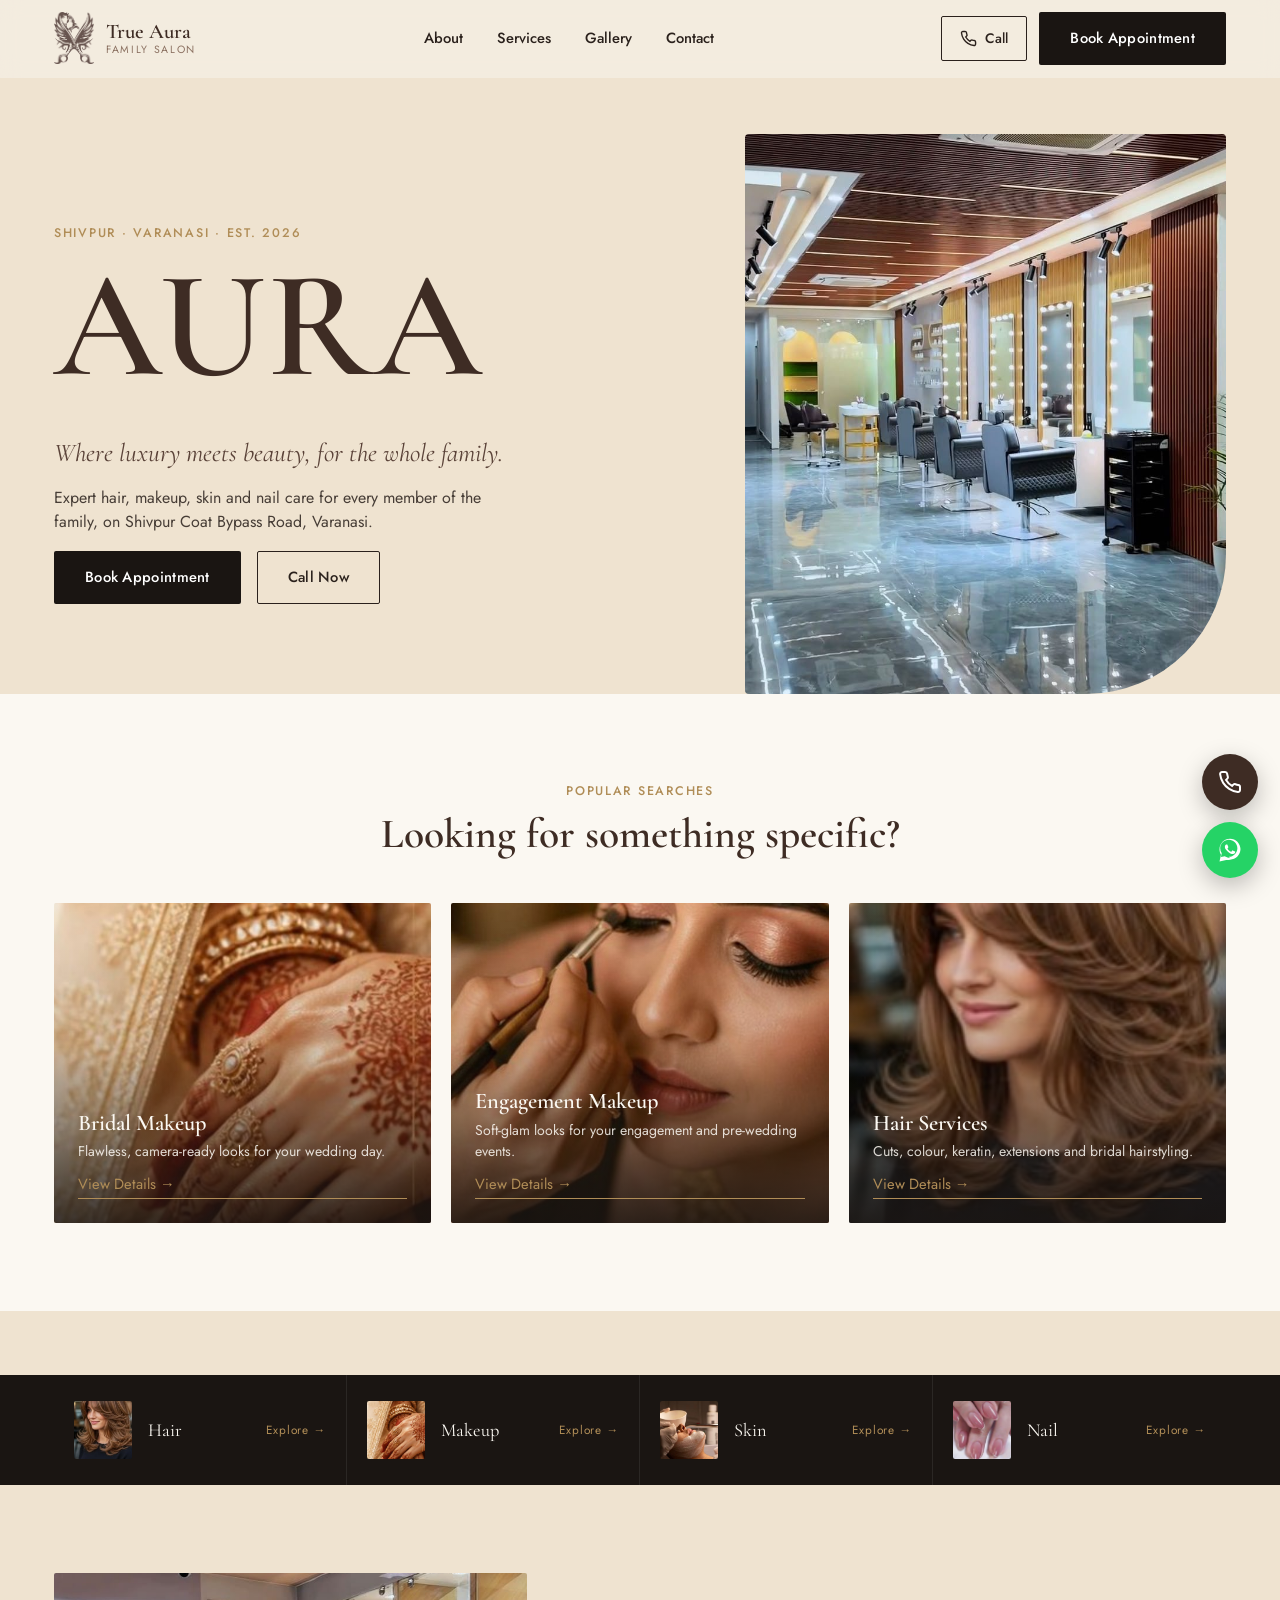
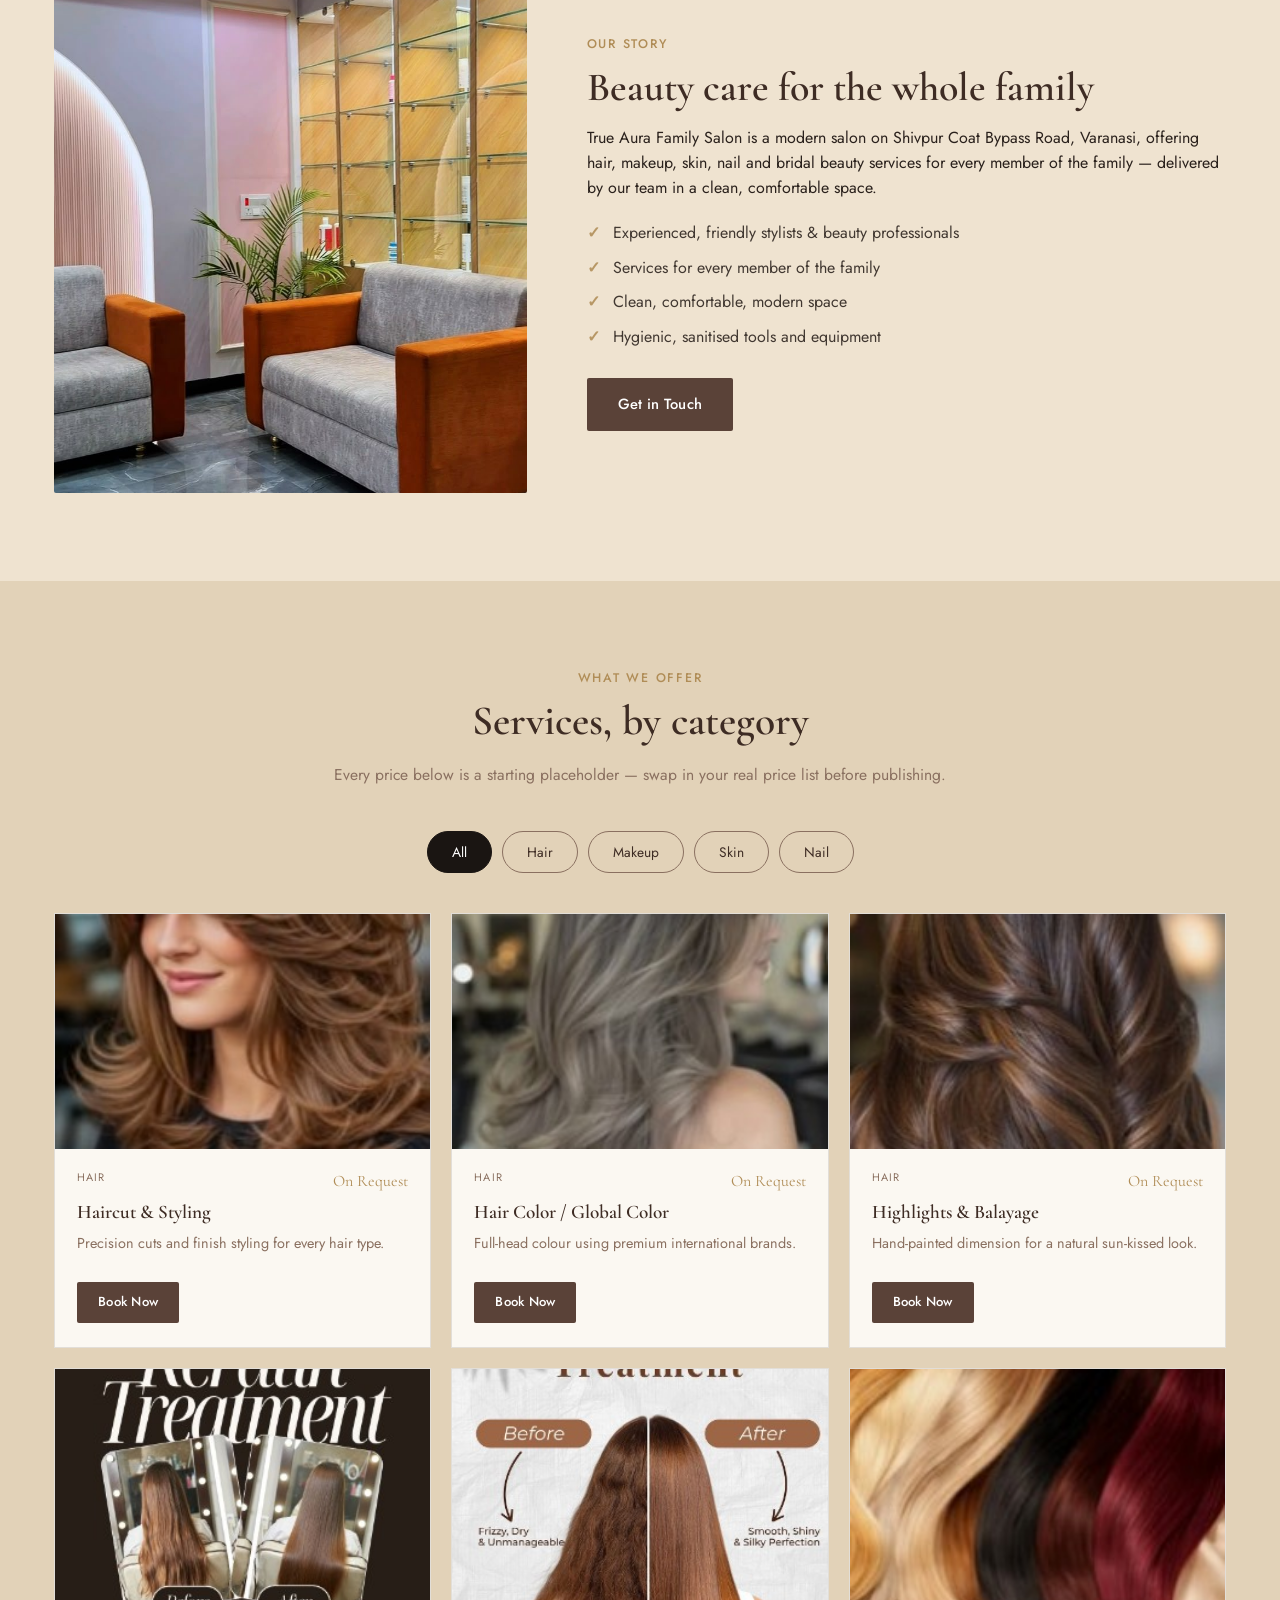
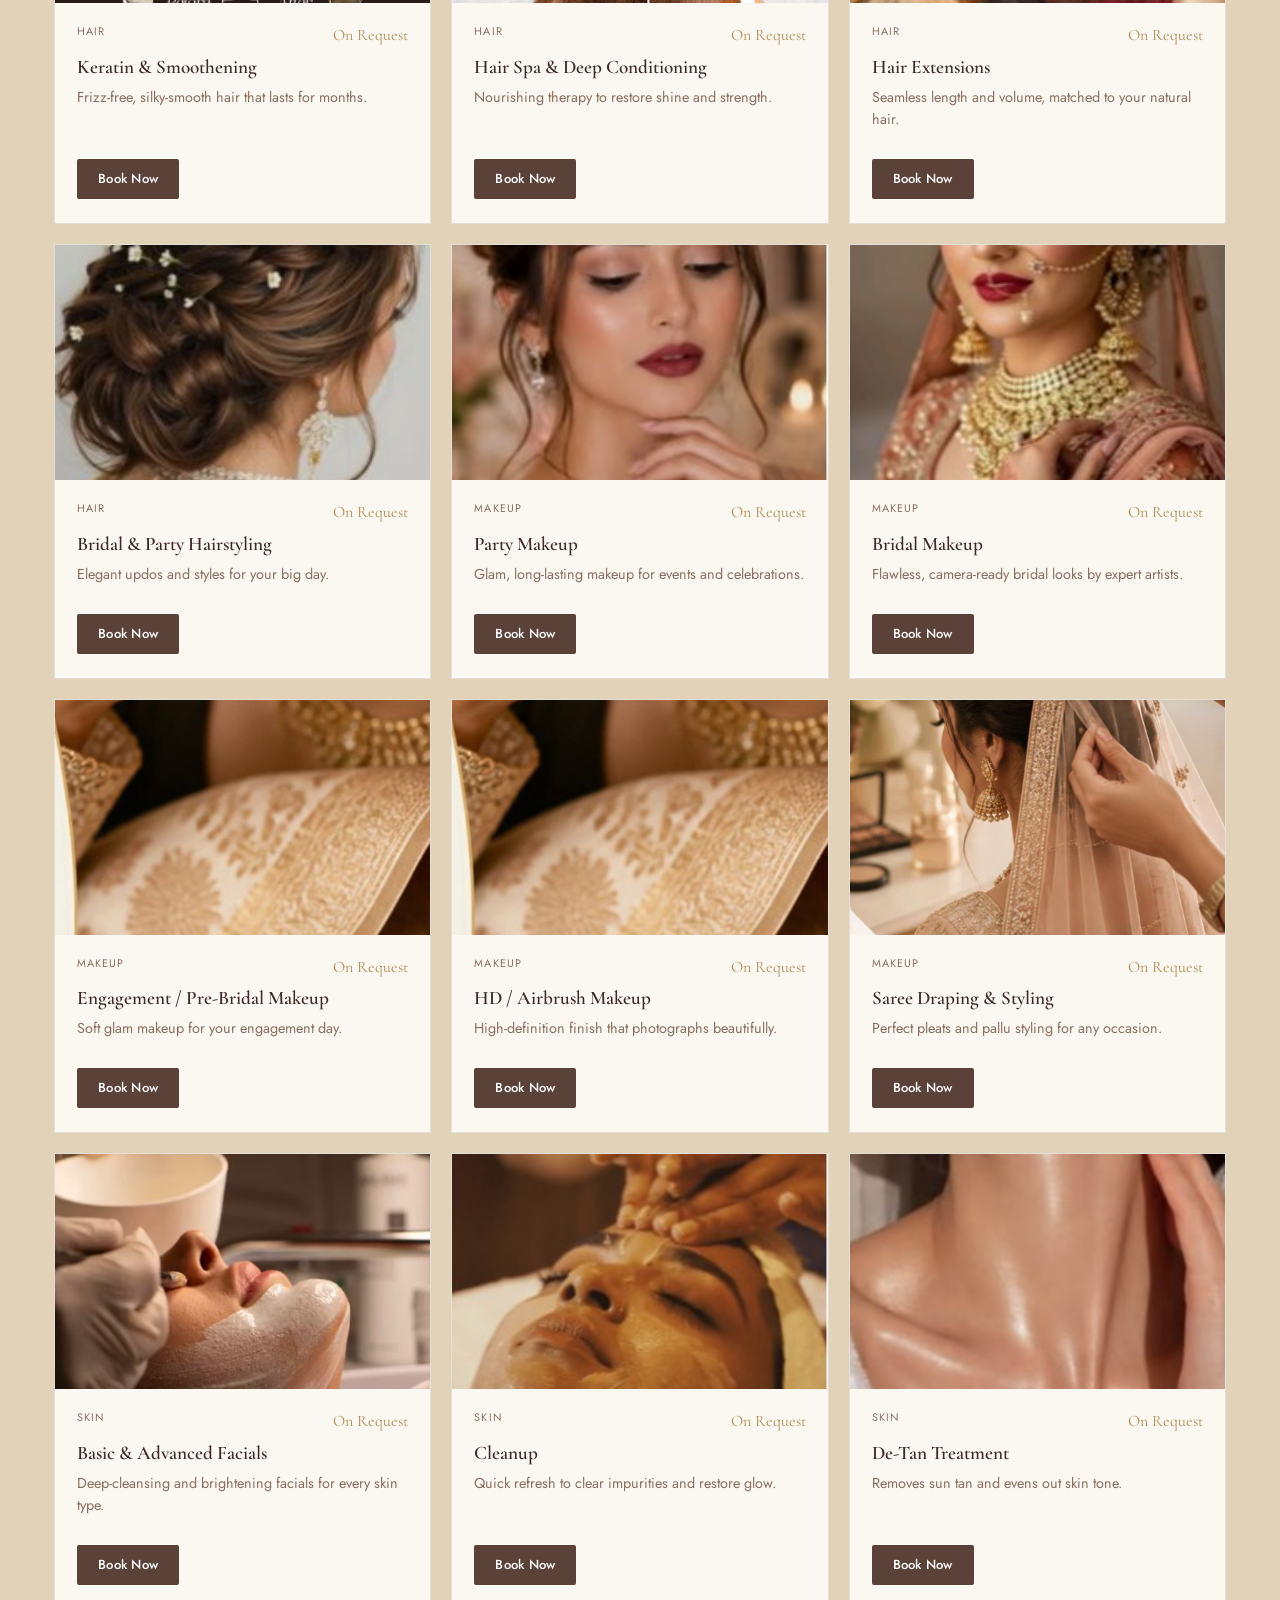
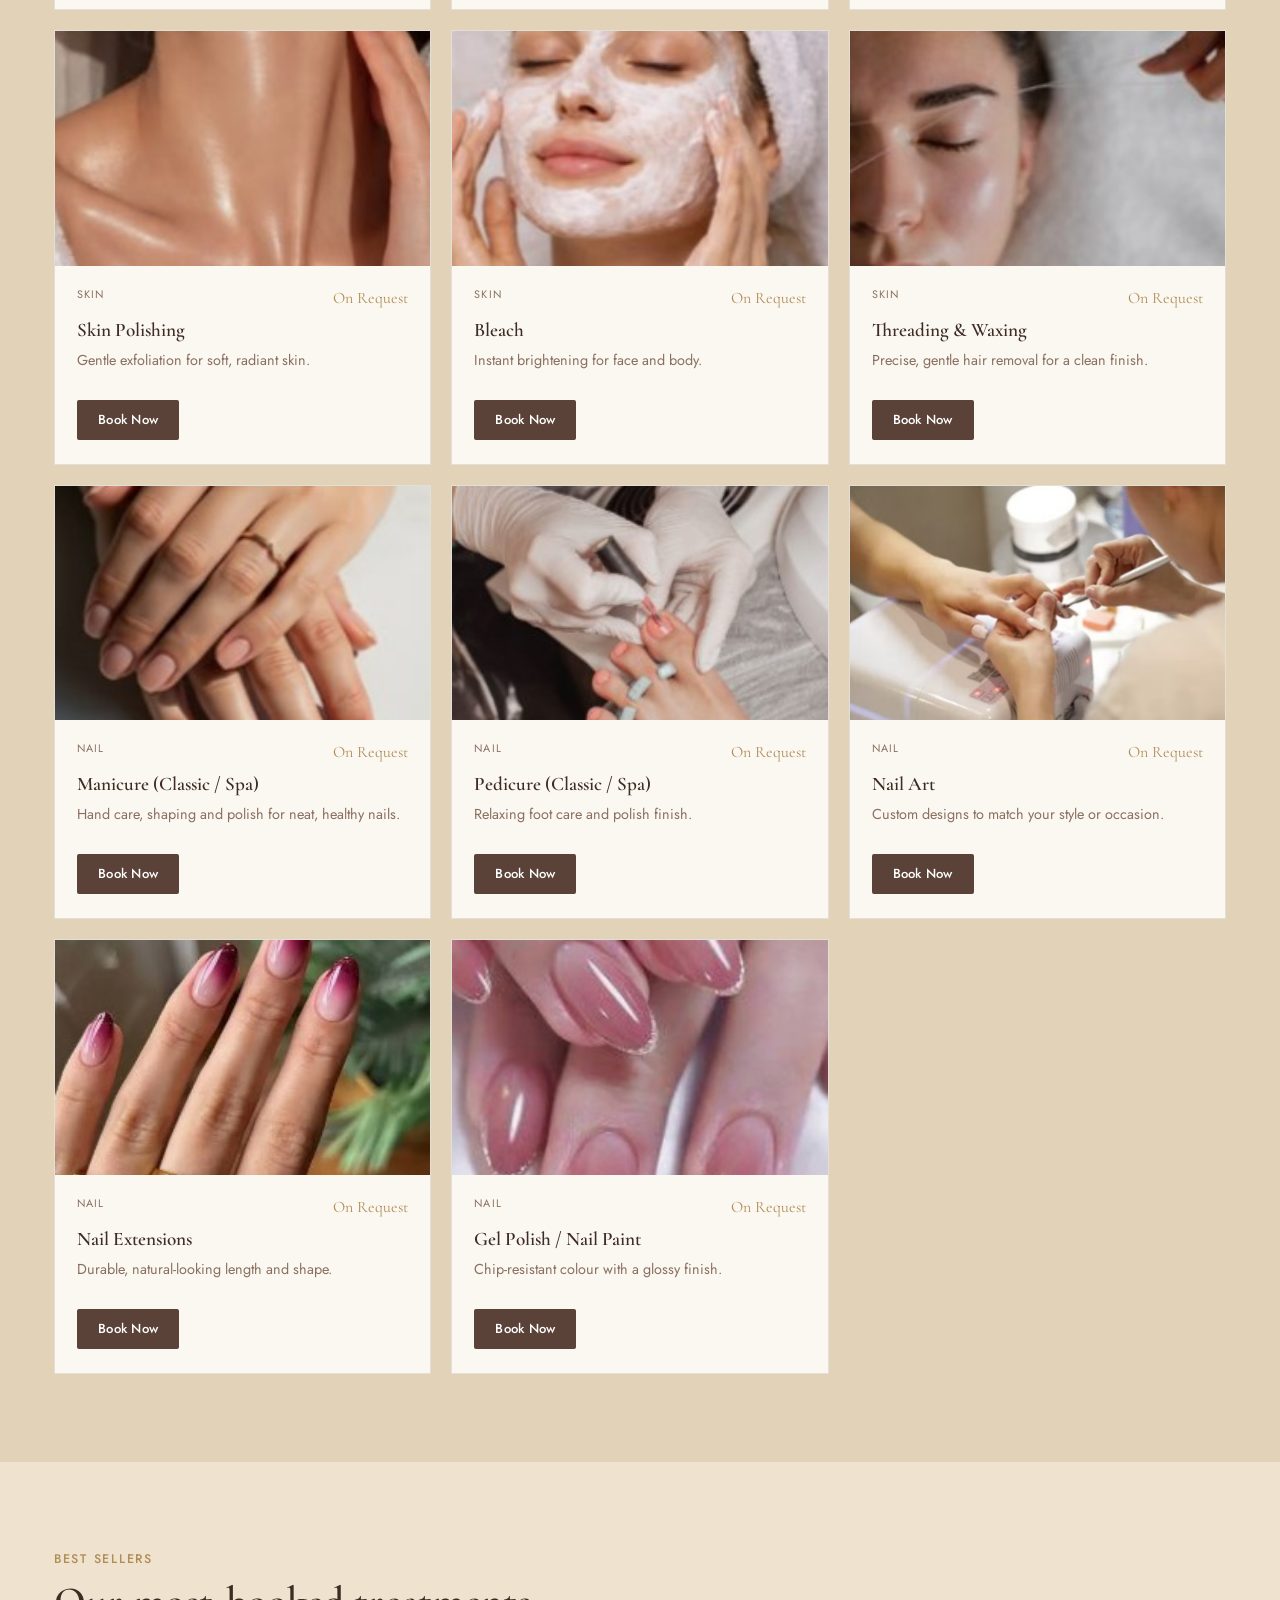
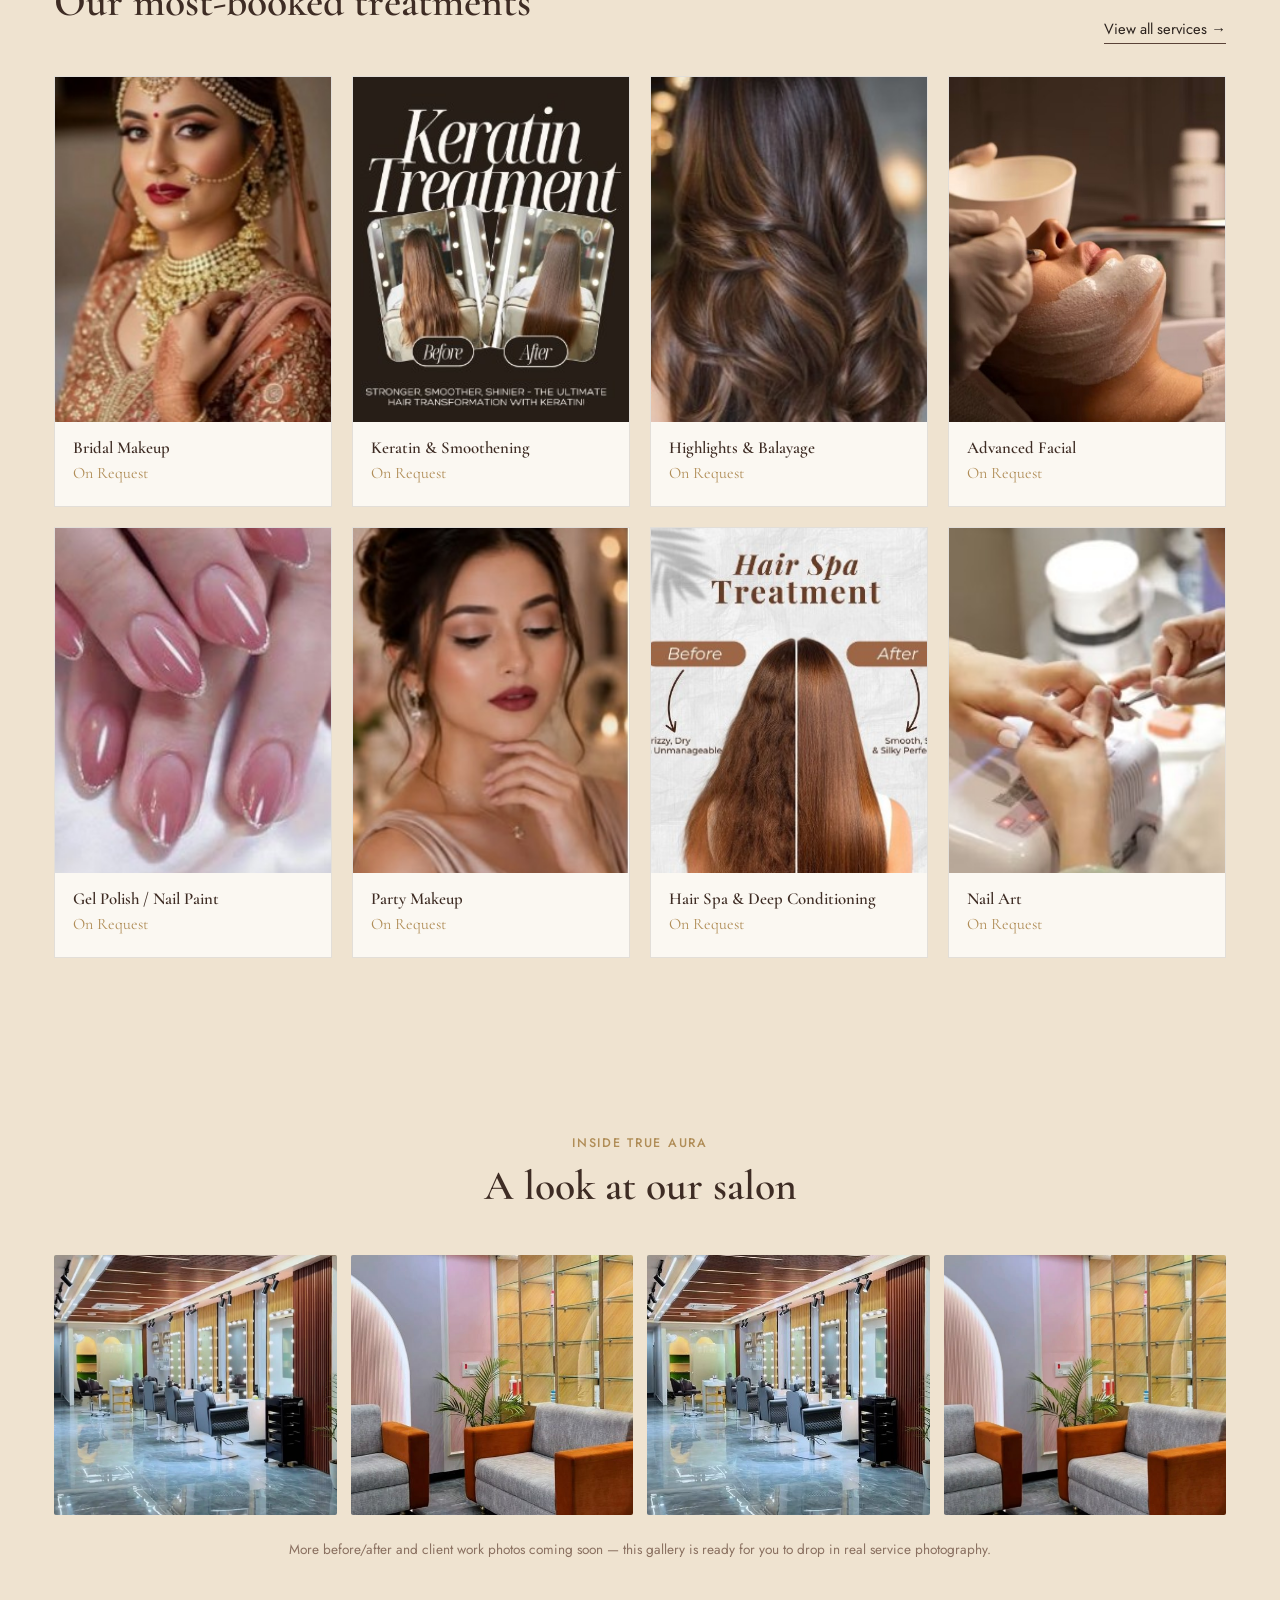
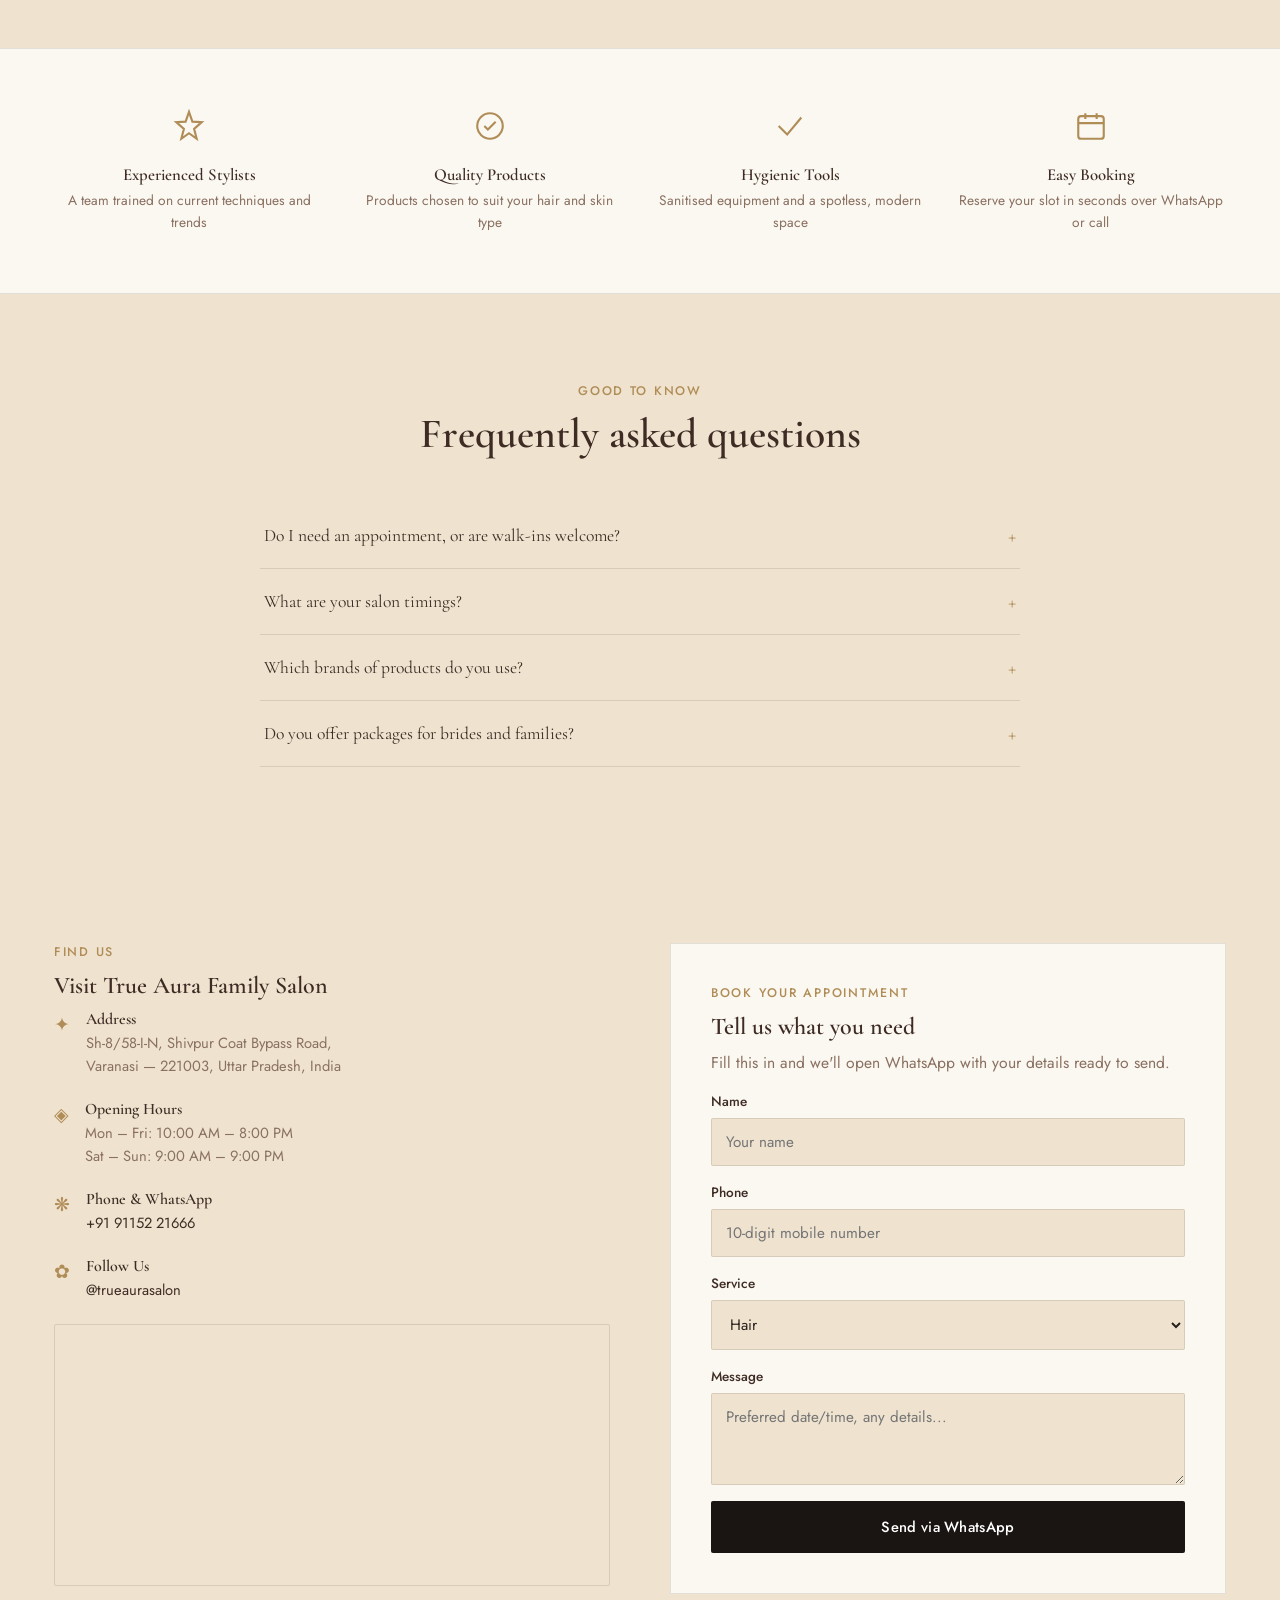
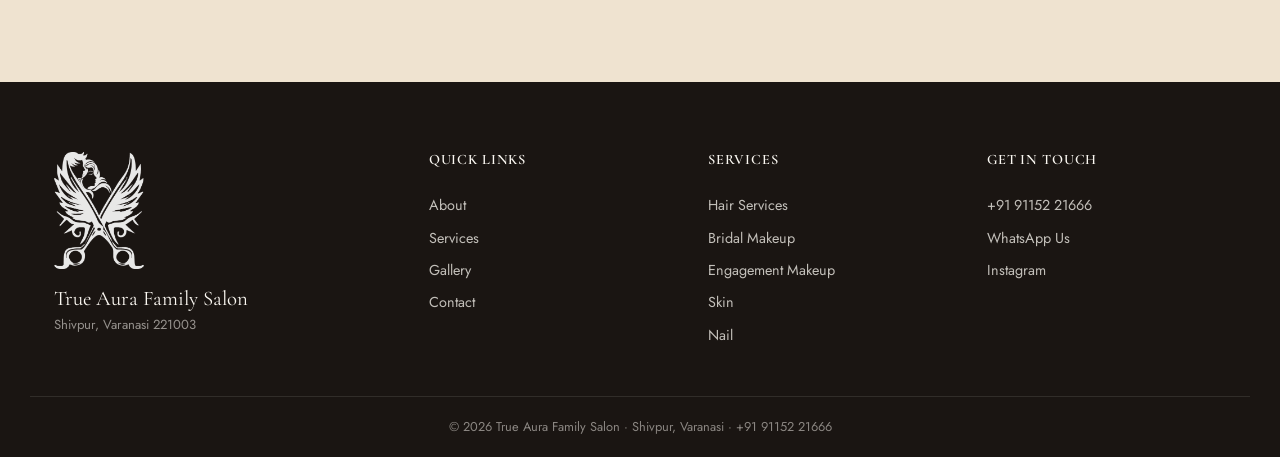
<file: index.html>
<!DOCTYPE html>
<html lang="en">
<head>
<meta charset="UTF-8">
<meta name="viewport" content="width=device-width, initial-scale=1.0">
<title>True Aura Family Salon — Luxury Salon in Varanasi | Hair, Skin, Bridal &amp; Nails</title>
<meta name="description" content="True Aura Family Salon — Varanasi's premium luxury family salon in Shivpur. Hair, Makeup, Skin &amp; Nail services for the whole family. Book on WhatsApp: +91 91152 21666.">
<meta name="keywords" content="luxury salon Varanasi, best salon in Varanasi, bridal makeup Varanasi, hair salon Varanasi, keratin treatment Varanasi, facial Varanasi, nail art Varanasi, salon Shivpur Varanasi, True Aura Family Salon">
<meta name="author" content="True Aura Family Salon">
<meta name="robots" content="index, follow">
<link rel="canonical" href="https://trueauraofficial06-lab.github.io/trueaurasalon.github.io/">

<!-- Open Graph -->
<meta property="og:type" content="website">
<meta property="og:site_name" content="True Aura Family Salon">
<meta property="og:title" content="True Aura Family Salon — Luxury Salon in Varanasi">
<meta property="og:description" content="Varanasi's premium luxury family salon in Shivpur. Hair, Makeup, Skin &amp; Nail services for the whole family.">
<meta property="og:url" content="https://trueauraofficial06-lab.github.io/trueaurasalon.github.io/">
<meta property="og:image" content="https://trueauraofficial06-lab.github.io/trueaurasalon.github.io/assets/images/salon-stations.jpg">
<meta property="og:locale" content="en_IN">

<!-- Twitter -->
<meta name="twitter:card" content="summary_large_image">
<meta name="twitter:title" content="True Aura Family Salon — Luxury Salon in Varanasi">
<meta name="twitter:description" content="Premium luxury salon in Shivpur, Varanasi. Hair · Makeup · Skin · Nail.">
<meta name="twitter:image" content="https://trueauraofficial06-lab.github.io/trueaurasalon.github.io/assets/images/salon-stations.jpg">

<link rel="icon" type="image/png" href="assets/images/logo-header.png">

<!-- Fonts -->
<link rel="preconnect" href="https://fonts.googleapis.com">
<link rel="preconnect" href="https://fonts.gstatic.com" crossorigin>
<link href="https://fonts.googleapis.com/css2?family=Cormorant+Garamond:ital,wght@0,400;0,500;0,600;1,500&family=Jost:wght@300;400;500;600&display=swap" rel="stylesheet">

<link rel="stylesheet" href="style.css">

<!-- Local Business structured data -->
<script type="application/ld+json">
{
  "@context": "https://schema.org",
  "@type": "HairSalon",
  "name": "True Aura Family Salon",
  "image": "https://trueauraofficial06-lab.github.io/trueaurasalon.github.io/assets/images/salon-stations.jpg",
  "@id": "https://trueauraofficial06-lab.github.io/trueaurasalon.github.io/",
  "url": "https://trueauraofficial06-lab.github.io/trueaurasalon.github.io/",
  "telephone": "+919115221666",
  "priceRange": "₹₹",
  "address": {
    "@type": "PostalAddress",
    "streetAddress": "Sh-8/58-I-N, Shivpur Coat Bypass Road",
    "addressLocality": "Varanasi",
    "postalCode": "221003",
    "addressRegion": "Uttar Pradesh",
    "addressCountry": "IN"
  },
  "geo": {
    "@type": "GeoCoordinates",
    "latitude": 25.3560487,
    "longitude": 82.9652868
  },
  "openingHoursSpecification": [
    {
      "@type": "OpeningHoursSpecification",
      "dayOfWeek": ["Monday","Tuesday","Wednesday","Thursday","Friday"],
      "opens": "10:00",
      "closes": "20:00"
    },
    {
      "@type": "OpeningHoursSpecification",
      "dayOfWeek": ["Saturday","Sunday"],
      "opens": "09:00",
      "closes": "21:00"
    }
  ],
  "sameAs": ["https://instagram.com/trueaurasalon"]
}
</script>
</head>
<body>

<!-- ============ HEADER ============ -->
<header class="site-header" id="site-header">
  <div class="container header-inner">
    <a href="#top" class="brand" aria-label="True Aura Family Salon — home">
      <img src="assets/images/logo-header.png" alt="True Aura Family Salon logo — scissors and wings emblem" class="brand-logo" width="56" height="73">
      <span class="brand-text">
        <span class="brand-name">True Aura</span>
        <span class="brand-sub">Family Salon</span>
      </span>
    </a>

    <nav class="main-nav" aria-label="Primary">
      <ul>
        <li><a href="index.html#about">About</a></li>
        <li class="has-mega">
          <a href="index.html#services" aria-haspopup="true">Services</a>
          <div class="mega-menu" aria-label="Service categories">
            <div class="mega-col">
              <span class="mega-cat">Hair</span>
              <a href="hair-services.html">Hair Services</a>
              <a href="index.html?filter=hair#services">Full price list</a>
            </div>
            <div class="mega-col">
              <span class="mega-cat">Makeup</span>
              <a href="bridal-makeup.html">Bridal Makeup</a>
              <a href="engagement-makeup.html">Engagement Makeup</a>
              <a href="index.html?filter=makeup#services">Full price list</a>
            </div>
            <div class="mega-col">
              <span class="mega-cat">Skin</span>
              <a href="index.html?filter=skin#services">Full price list</a>
            </div>
            <div class="mega-col">
              <span class="mega-cat">Nail</span>
              <a href="index.html?filter=nail#services">Full price list</a>
            </div>
          </div>
        </li>
        <li><a href="index.html#gallery">Gallery</a></li>
        <li><a href="index.html#contact">Contact</a></li>
      </ul>
    </nav>

    <div class="header-actions">
      <a href="tel:+919115221666" class="header-call" aria-label="Call True Aura Family Salon">
        <svg width="17" height="17" viewBox="0 0 24 24" fill="none" stroke="currentColor" stroke-width="2"><path d="M22 16.92v3a2 2 0 0 1-2.18 2 19.79 19.79 0 0 1-8.63-3.07 19.5 19.5 0 0 1-6-6 19.79 19.79 0 0 1-3.07-8.67A2 2 0 0 1 4.11 2h3a2 2 0 0 1 2 1.72c.127.96.362 1.903.7 2.81a2 2 0 0 1-.45 2.11L8.09 9.91a16 16 0 0 0 6 6l1.27-1.27a2 2 0 0 1 2.11-.45c.907.338 1.85.573 2.81.7A2 2 0 0 1 22 16.92z"/></svg>
        <span>Call</span>
      </a>
      <a href="https://wa.me/919115221666?text=Hi%20True%20Aura%2C%20I%27d%20like%20to%20book%20an%20appointment." class="btn btn-solid" target="_blank" rel="noopener">Book Appointment</a>
      <button class="nav-toggle" id="navToggle" aria-label="Open menu" aria-expanded="false">
        <span></span><span></span><span></span>
      </button>
    </div>
  </div>

  <!-- Mobile nav -->
  <div class="mobile-nav" id="mobileNav">
    <a href="index.html#about">About</a>
    <a href="index.html#services">Services</a>
    <a href="hair-services.html">Hair Services</a>
    <a href="bridal-makeup.html">Bridal Makeup</a>
    <a href="engagement-makeup.html">Engagement Makeup</a>
    <a href="index.html#gallery">Gallery</a>
    <a href="index.html#contact">Contact</a>
    <a href="tel:+919115221666" class="btn btn-outline">Call Now</a>
    <a href="https://wa.me/919115221666" class="btn btn-solid" target="_blank" rel="noopener">Book on WhatsApp</a>
  </div>
</header>

<main id="top">

  <!-- ============ HERO ============ -->
  <section class="hero" id="hero">
    <div class="container hero-inner">
      <div class="hero-copy">
        <p class="eyebrow">Shivpur · Varanasi · Est. 2026</p>
        <h1 class="hero-wordmark">AURA</h1>
        <p class="hero-headline">Where luxury meets beauty, for the whole family.</p>
        <p class="hero-sub">Expert hair, makeup, skin and nail care for every member of the family, on Shivpur Coat Bypass Road, Varanasi.</p>
        <div class="hero-ctas">
          <a href="https://wa.me/919115221666?text=Hi%20True%20Aura%2C%20I%27d%20like%20to%20book%20an%20appointment." class="btn btn-solid" target="_blank" rel="noopener">Book Appointment</a>
          <a href="tel:+919115221666" class="btn btn-outline">Call Now</a>
        </div>
      </div>
      <div class="hero-media">
        <img src="assets/images/salon-stations.jpg" alt="True Aura Family Salon styling stations with lit vanity mirrors and marble flooring" width="816" height="1600" loading="eager">
      </div>
    </div>
  </section>

  <!-- ============ SPOTLIGHT: POPULAR SEARCHES ============ -->
  <section class="spotlight">
    <div class="container">
      <div class="section-head">
        <p class="eyebrow">Popular Searches</p>
        <h2>Looking for something specific?</h2>
      </div>
      <div class="spotlight-grid">
        <a href="bridal-makeup.html" class="spotlight-card">
          <img src="assets/images/thumb-makeup.jpg" alt="Bridal makeup at True Aura Family Salon, Varanasi" loading="lazy">
          <div class="spotlight-card-overlay">
            <h3>Bridal Makeup</h3>
            <p>Flawless, camera-ready looks for your wedding day.</p>
            <span class="text-link">View Details →</span>
          </div>
        </a>
        <a href="engagement-makeup.html" class="spotlight-card">
          <img src="assets/images/makeup-application-sm.jpg" alt="Engagement and pre-bridal makeup at True Aura Family Salon, Varanasi" loading="lazy" style="object-position: center 15%;">
          <div class="spotlight-card-overlay">
            <h3>Engagement Makeup</h3>
            <p>Soft-glam looks for your engagement and pre-wedding events.</p>
            <span class="text-link">View Details →</span>
          </div>
        </a>
        <a href="hair-services.html" class="spotlight-card">
          <img src="assets/images/treatment-haircut-styling.jpg" alt="Hair services at True Aura Family Salon, Varanasi" loading="lazy">
          <div class="spotlight-card-overlay">
            <h3>Hair Services</h3>
            <p>Cuts, colour, keratin, extensions and bridal hairstyling.</p>
            <span class="text-link">View Details →</span>
          </div>
        </a>
      </div>
    </div>
  </section>

  <!-- ============ CATEGORY STRIP ============ -->
  <section class="category-strip" aria-label="Service categories">
    <div class="container category-grid">
      <a href="#services" class="category-item" data-filter="hair">
        <img src="assets/images/treatment-haircut-styling.jpg" alt="Hair services at True Aura Family Salon" width="120" height="120" loading="lazy">
        <span class="category-label">Hair</span>
        <span class="category-go">Explore →</span>
      </a>
      <a href="#services" class="category-item" data-filter="makeup">
        <img src="assets/images/thumb-makeup.jpg" alt="Makeup services at True Aura Family Salon" width="120" height="120" loading="lazy">
        <span class="category-label">Makeup</span>
        <span class="category-go">Explore →</span>
      </a>
      <a href="#services" class="category-item" data-filter="skin">
        <img src="assets/images/treatment-advanced-facial.jpg" alt="Skin &amp; facial services at True Aura Family Salon" width="120" height="120" loading="lazy">
        <span class="category-label">Skin</span>
        <span class="category-go">Explore →</span>
      </a>
      <a href="#services" class="category-item" data-filter="nail">
        <img src="assets/images/treatment-gel-polish.jpg" alt="Nail services at True Aura Family Salon" width="120" height="120" loading="lazy">
        <span class="category-label">Nail</span>
        <span class="category-go">Explore →</span>
      </a>
    </div>
  </section>

  <!-- ============ ABOUT ============ -->
  <section class="editorial" id="about">
    <div class="container editorial-inner">
      <div class="editorial-media">
        <img src="assets/images/salon-lounge.jpg" alt="True Aura Family Salon lounge with warm wood-slat ceiling and marble flooring" width="816" height="1600" loading="lazy">
      </div>
      <div class="editorial-copy">
        <p class="eyebrow">Our Story</p>
        <h2>Beauty care for the whole family</h2>
        <p>True Aura Family Salon is a modern salon on Shivpur Coat Bypass Road, Varanasi, offering hair, makeup, skin, nail and bridal beauty services for every member of the family — delivered by our team in a clean, comfortable space.</p>
        <ul class="check-list">
          <li>Experienced, friendly stylists &amp; beauty professionals</li>
          <li>Services for every member of the family</li>
          <li>Clean, comfortable, modern space</li>
          <li>Hygienic, sanitised tools and equipment</li>
        </ul>
        <a href="https://wa.me/919115221666" class="btn btn-dark" target="_blank" rel="noopener">Get in Touch</a>
      </div>
    </div>
  </section>

  <!-- ============ SERVICES ============ -->
  <section class="services" id="services">
    <div class="container">
      <div class="section-head">
        <p class="eyebrow">What We Offer</p>
        <h2>Services, by category</h2>
        <p class="section-sub">Every price below is a starting placeholder — swap in your real price list before publishing.</p>
      </div>

      <div class="filter-bar" role="tablist" aria-label="Filter services by category">
        <button class="filter-btn is-active" data-filter="all" role="tab" aria-selected="true">All</button>
        <button class="filter-btn" data-filter="hair" role="tab" aria-selected="false">Hair</button>
        <button class="filter-btn" data-filter="makeup" role="tab" aria-selected="false">Makeup</button>
        <button class="filter-btn" data-filter="skin" role="tab" aria-selected="false">Skin</button>
        <button class="filter-btn" data-filter="nail" role="tab" aria-selected="false">Nail</button>
      </div>

      <div class="services-grid" id="servicesGrid">
        <!-- populated by script.js -->
      </div>
    </div>
  </section>

  <!-- ============ POPULAR SERVICES ============ -->
  <section class="popular" id="popular">
    <div class="container">
      <div class="section-head section-head-row">
        <div>
          <p class="eyebrow">Best Sellers</p>
          <h2>Our most-booked treatments</h2>
        </div>
        <a href="#services" class="text-link">View all services →</a>
      </div>
      <div class="popular-grid" id="popularGrid">
        <!-- populated by script.js -->
      </div>
    </div>
  </section>

  <!-- ============ GALLERY ============ -->
  <section class="gallery" id="gallery">
    <div class="container">
      <div class="section-head">
        <p class="eyebrow">Inside True Aura</p>
        <h2>A look at our salon</h2>
      </div>
      <div class="gallery-grid">
        <img src="assets/images/salon-stations-md.jpg" alt="Styling stations with lit vanity mirrors at True Aura Family Salon" loading="lazy">
        <img src="assets/images/salon-lounge-sm.jpg" alt="Warm-toned waiting lounge at True Aura Family Salon" loading="lazy">
        <img src="assets/images/salon-stations-sm.jpg" alt="Marble flooring and wood-slat ceiling detail at True Aura Family Salon" loading="lazy">
        <img src="assets/images/salon-lounge.jpg" alt="Reception seating area at True Aura Family Salon" loading="lazy">
      </div>
      <p class="gallery-note">More before/after and client work photos coming soon — this gallery is ready for you to drop in real service photography.</p>
    </div>
  </section>

  <!-- ============ TESTIMONIALS ============ -->
  <section class="testimonials" id="testimonials">
    <div class="container">
      <div class="section-head">
        <p class="eyebrow">Client Love</p>
        <h2>What Varanasi is saying</h2>
      </div>
      <div class="testimonial-carousel">
        <button class="t-arrow t-prev" aria-label="Previous testimonial">‹</button>
        <div class="testimonial-track" id="testimonialTrack">
          <!-- populated by script.js — PLACEHOLDER testimonials, replace with real reviews -->
        </div>
        <button class="t-arrow t-next" aria-label="Next testimonial">›</button>
      </div>
      <div class="t-dots" id="testimonialDots"></div>
    </div>
  </section>

  <!-- ============ TRUST ROW ============ -->
  <section class="trust-row">
    <div class="container trust-grid">
      <div class="trust-item">
        <svg viewBox="0 0 24 24" fill="none" stroke="currentColor" stroke-width="1.5"><path d="M12 2l2.4 6.9L21 9.3l-5.4 4.7L17.4 21 12 17.1 6.6 21l1.8-7-5.4-4.7 6.6-.4L12 2z"/></svg>
        <h3>Experienced Stylists</h3>
        <p>A team trained on current techniques and trends</p>
      </div>
      <div class="trust-item">
        <svg viewBox="0 0 24 24" fill="none" stroke="currentColor" stroke-width="1.5"><circle cx="12" cy="12" r="9"/><path d="M8 12l2.5 2.5L16 9"/></svg>
        <h3>Quality Products</h3>
        <p>Products chosen to suit your hair and skin type</p>
      </div>
      <div class="trust-item">
        <svg viewBox="0 0 24 24" fill="none" stroke="currentColor" stroke-width="1.5"><path d="M4 12l6 6L20 6"/></svg>
        <h3>Hygienic Tools</h3>
        <p>Sanitised equipment and a spotless, modern space</p>
      </div>
      <div class="trust-item">
        <svg viewBox="0 0 24 24" fill="none" stroke="currentColor" stroke-width="1.5"><rect x="3" y="5" width="18" height="16" rx="2"/><path d="M3 10h18M8 3v4M16 3v4"/></svg>
        <h3>Easy Booking</h3>
        <p>Reserve your slot in seconds over WhatsApp or call</p>
      </div>
    </div>
  </section>

  <!-- ============ FAQ ============ -->
  <section class="faq" id="faq">
    <div class="container">
      <div class="section-head">
        <p class="eyebrow">Good to Know</p>
        <h2>Frequently asked questions</h2>
      </div>
      <div class="faq-list" id="faqList">
        <!-- populated by script.js -->
      </div>
    </div>
  </section>

  <!-- ============ CONTACT ============ -->
  <section class="contact" id="contact">
    <div class="container contact-inner">
      <div class="contact-info">
        <p class="eyebrow">Find Us</p>
        <h2>Visit True Aura Family Salon</h2>

        <div class="info-row">
          <span class="info-icon">✦</span>
          <div>
            <h3>Address</h3>
            <p>Sh-8/58-I-N, Shivpur Coat Bypass Road,<br>Varanasi — 221003, Uttar Pradesh, India</p>
          </div>
        </div>
        <div class="info-row">
          <span class="info-icon">◈</span>
          <div>
            <h3>Opening Hours</h3>
            <p>Mon – Fri: 10:00 AM – 8:00 PM<br>Sat – Sun: 9:00 AM – 9:00 PM</p>
          </div>
        </div>
        <div class="info-row">
          <span class="info-icon">❋</span>
          <div>
            <h3>Phone &amp; WhatsApp</h3>
            <p><a href="tel:+919115221666">+91 91152 21666</a></p>
          </div>
        </div>
        <div class="info-row">
          <span class="info-icon">✿</span>
          <div>
            <h3>Follow Us</h3>
            <p><a href="https://instagram.com/trueaurasalon" target="_blank" rel="noopener">@trueaurasalon</a></p>
          </div>
        </div>

        <div class="map-embed">
          <iframe src="https://maps.google.com/maps?q=True+Aura+Family+Salon,25.3560487,82.9652868&z=17&output=embed" title="True Aura Family Salon location map" loading="lazy" referrerpolicy="no-referrer-when-downgrade"></iframe>
        </div>
      </div>

      <div class="contact-form-wrap">
        <p class="eyebrow">Book Your Appointment</p>
        <h2>Tell us what you need</h2>
        <p class="section-sub">Fill this in and we'll open WhatsApp with your details ready to send.</p>
        <form id="bookingForm" class="booking-form">
          <label for="fName">Name
            <input type="text" id="fName" name="name" required placeholder="Your name">
          </label>
          <label for="fPhone">Phone
            <input type="tel" id="fPhone" name="phone" required placeholder="10-digit mobile number">
          </label>
          <label for="fService">Service
            <select id="fService" name="service">
              <option>Hair</option>
              <option>Makeup</option>
              <option>Skin</option>
              <option>Nail</option>
              <option>Not sure yet</option>
            </select>
          </label>
          <label for="fMessage">Message
            <textarea id="fMessage" name="message" rows="3" placeholder="Preferred date/time, any details..."></textarea>
          </label>
          <button type="submit" class="btn btn-solid btn-full">Send via WhatsApp</button>
        </form>
      </div>
    </div>
  </section>

</main>

<!-- ============ FLOATING ACTION BUTTONS ============ -->
<div class="floating-actions">
  <a href="tel:+919115221666" class="floating-btn floating-call" aria-label="Call True Aura Family Salon">
    <svg width="24" height="24" viewBox="0 0 24 24" fill="none" stroke="currentColor" stroke-width="2"><path d="M22 16.92v3a2 2 0 0 1-2.18 2 19.79 19.79 0 0 1-8.63-3.07 19.5 19.5 0 0 1-6-6 19.79 19.79 0 0 1-3.07-8.67A2 2 0 0 1 4.11 2h3a2 2 0 0 1 2 1.72c.127.96.362 1.903.7 2.81a2 2 0 0 1-.45 2.11L8.09 9.91a16 16 0 0 0 6 6l1.27-1.27a2 2 0 0 1 2.11-.45c.907.338 1.85.573 2.81.7A2 2 0 0 1 22 16.92z"/></svg>
  </a>
  <a href="https://wa.me/919115221666?text=Hi%20True%20Aura%2C%20I%27d%20like%20to%20book%20an%20appointment."
     class="floating-btn floating-whatsapp" target="_blank" rel="noopener" aria-label="Book on WhatsApp">
    <svg viewBox="0 0 32 32" width="28" height="28" fill="currentColor"><path d="M16.02 3C9.4 3 4 8.4 4 15.02c0 2.36.62 4.56 1.7 6.47L4 29l7.7-1.63A11.94 11.94 0 0 0 16.02 27C22.64 27 28 21.6 28 14.98 28 8.4 22.64 3 16.02 3zm0 21.8c-2 0-3.86-.55-5.46-1.5l-.39-.23-4.57.97.98-4.46-.25-.4a9.7 9.7 0 0 1-1.5-5.16c0-5.4 4.4-9.8 9.8-9.8 5.4 0 9.8 4.4 9.8 9.8 0 5.4-4.4 9.78-9.8 9.78zm5.36-7.34c-.29-.15-1.74-.86-2.01-.96-.27-.1-.47-.15-.66.15-.2.29-.76.96-.93 1.16-.17.2-.34.22-.63.07-.29-.15-1.22-.45-2.32-1.43-.86-.76-1.44-1.7-1.61-1.99-.17-.29-.02-.44.13-.59.13-.13.29-.34.44-.51.15-.17.2-.29.29-.49.1-.2.05-.37-.02-.51-.07-.15-.66-1.59-.9-2.18-.24-.57-.48-.49-.66-.5h-.56c-.2 0-.51.07-.78.37-.27.29-1.02 1-1.02 2.44s1.04 2.83 1.19 3.03c.15.2 2.05 3.13 4.97 4.39.7.3 1.24.48 1.66.61.7.22 1.34.19 1.84.12.56-.08 1.74-.71 1.98-1.4.24-.68.24-1.27.17-1.4-.07-.13-.27-.2-.56-.35z"/></svg>
  </a>
</div>

<!-- ============ FOOTER ============ -->
<footer class="site-footer">
  <div class="container footer-inner">
    <div class="footer-brand">
      <img src="assets/images/logo-hero.png" alt="True Aura Family Salon logo" class="footer-logo" width="120" height="157" loading="lazy">
      <p>True Aura Family Salon</p>
      <p class="footer-tag">Shivpur, Varanasi 221003</p>
    </div>

    <div class="footer-col">
      <h4>Quick Links</h4>
      <a href="index.html#about">About</a>
      <a href="index.html#services">Services</a>
      <a href="index.html#gallery">Gallery</a>
      <a href="index.html#contact">Contact</a>
    </div>

    <div class="footer-col">
      <h4>Services</h4>
      <a href="hair-services.html">Hair Services</a>
      <a href="bridal-makeup.html">Bridal Makeup</a>
      <a href="engagement-makeup.html">Engagement Makeup</a>
      <a href="index.html?filter=skin#services">Skin</a>
      <a href="index.html?filter=nail#services">Nail</a>
    </div>

    <div class="footer-col">
      <h4>Get in Touch</h4>
      <a href="tel:+919115221666">+91 91152 21666</a>
      <a href="https://wa.me/919115221666" target="_blank" rel="noopener">WhatsApp Us</a>
      <a href="https://instagram.com/trueaurasalon" target="_blank" rel="noopener">Instagram</a>
    </div>
  </div>
  <div class="footer-bottom">
    <div class="container">
      <p>© 2026 True Aura Family Salon · Shivpur, Varanasi · +91 91152 21666</p>
    </div>
  </div>
</footer>

<script src="script.js"></script>
</body>
</html>
</file>
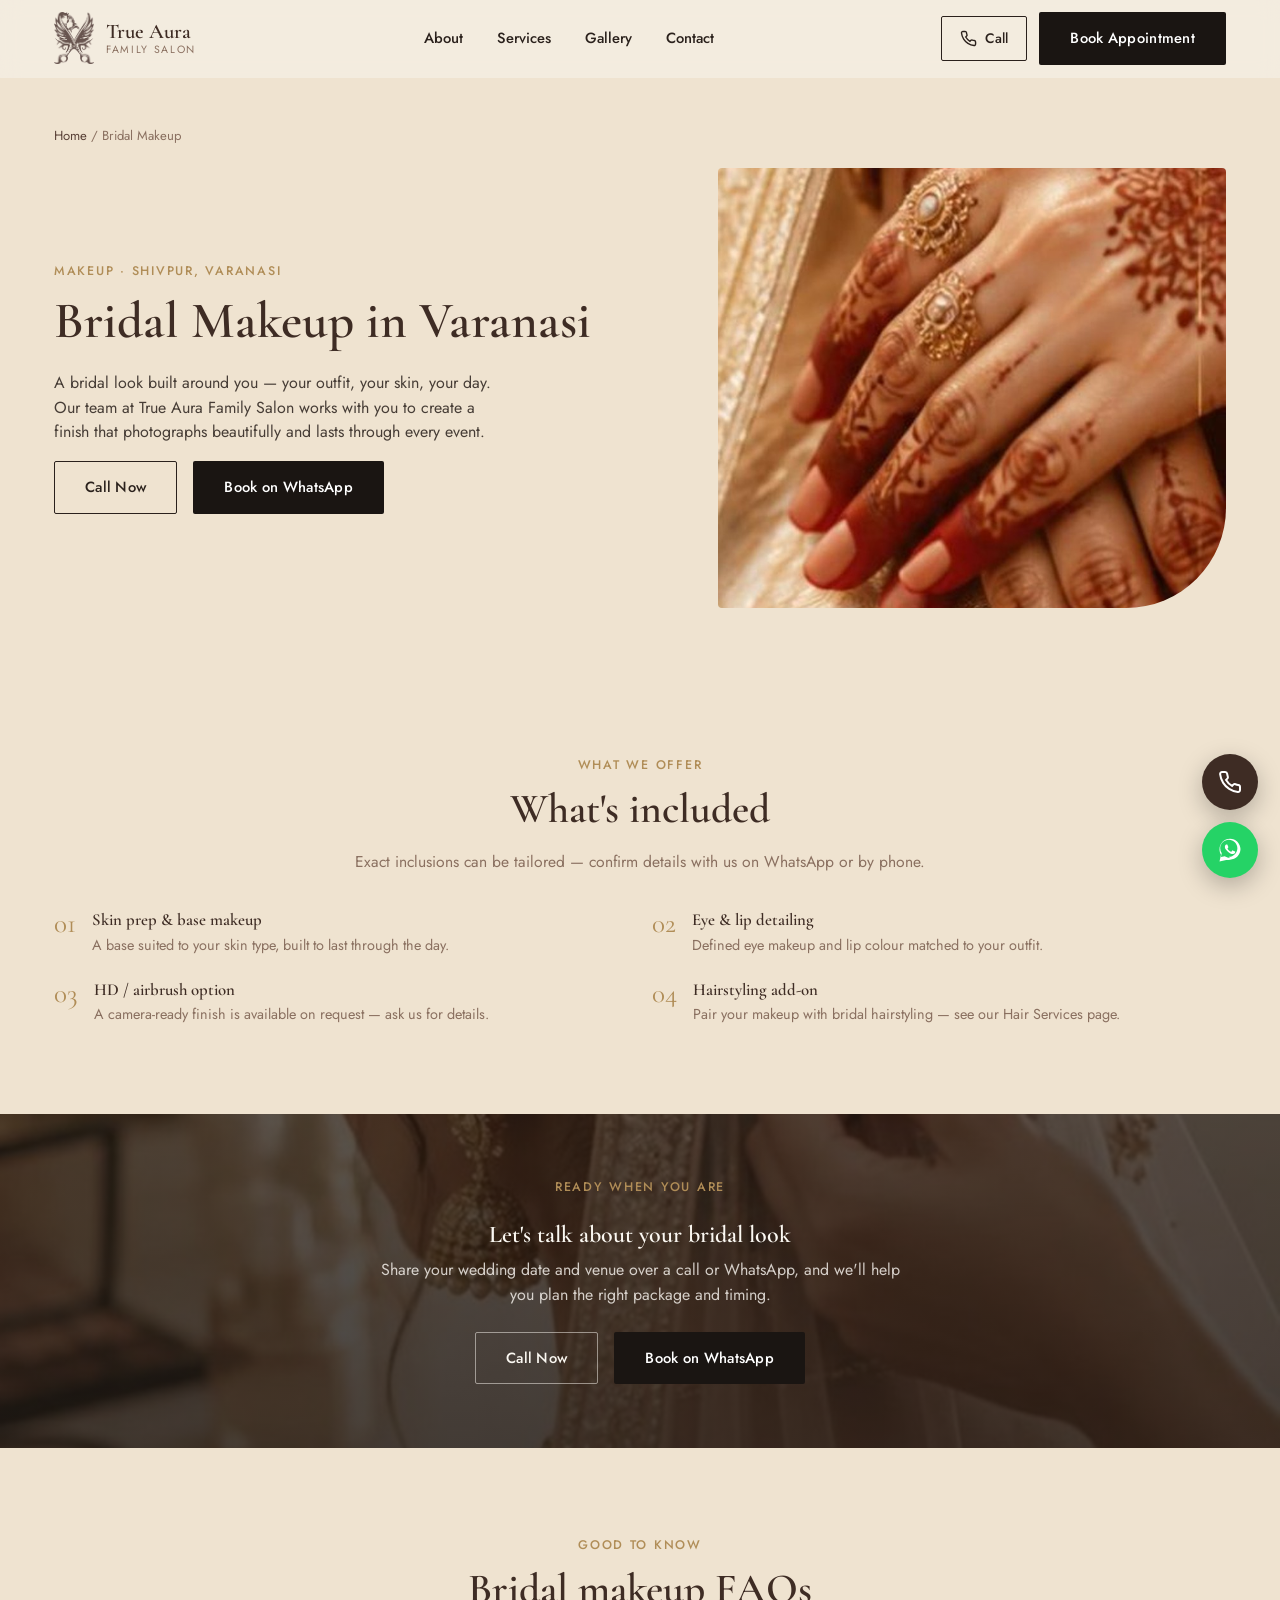
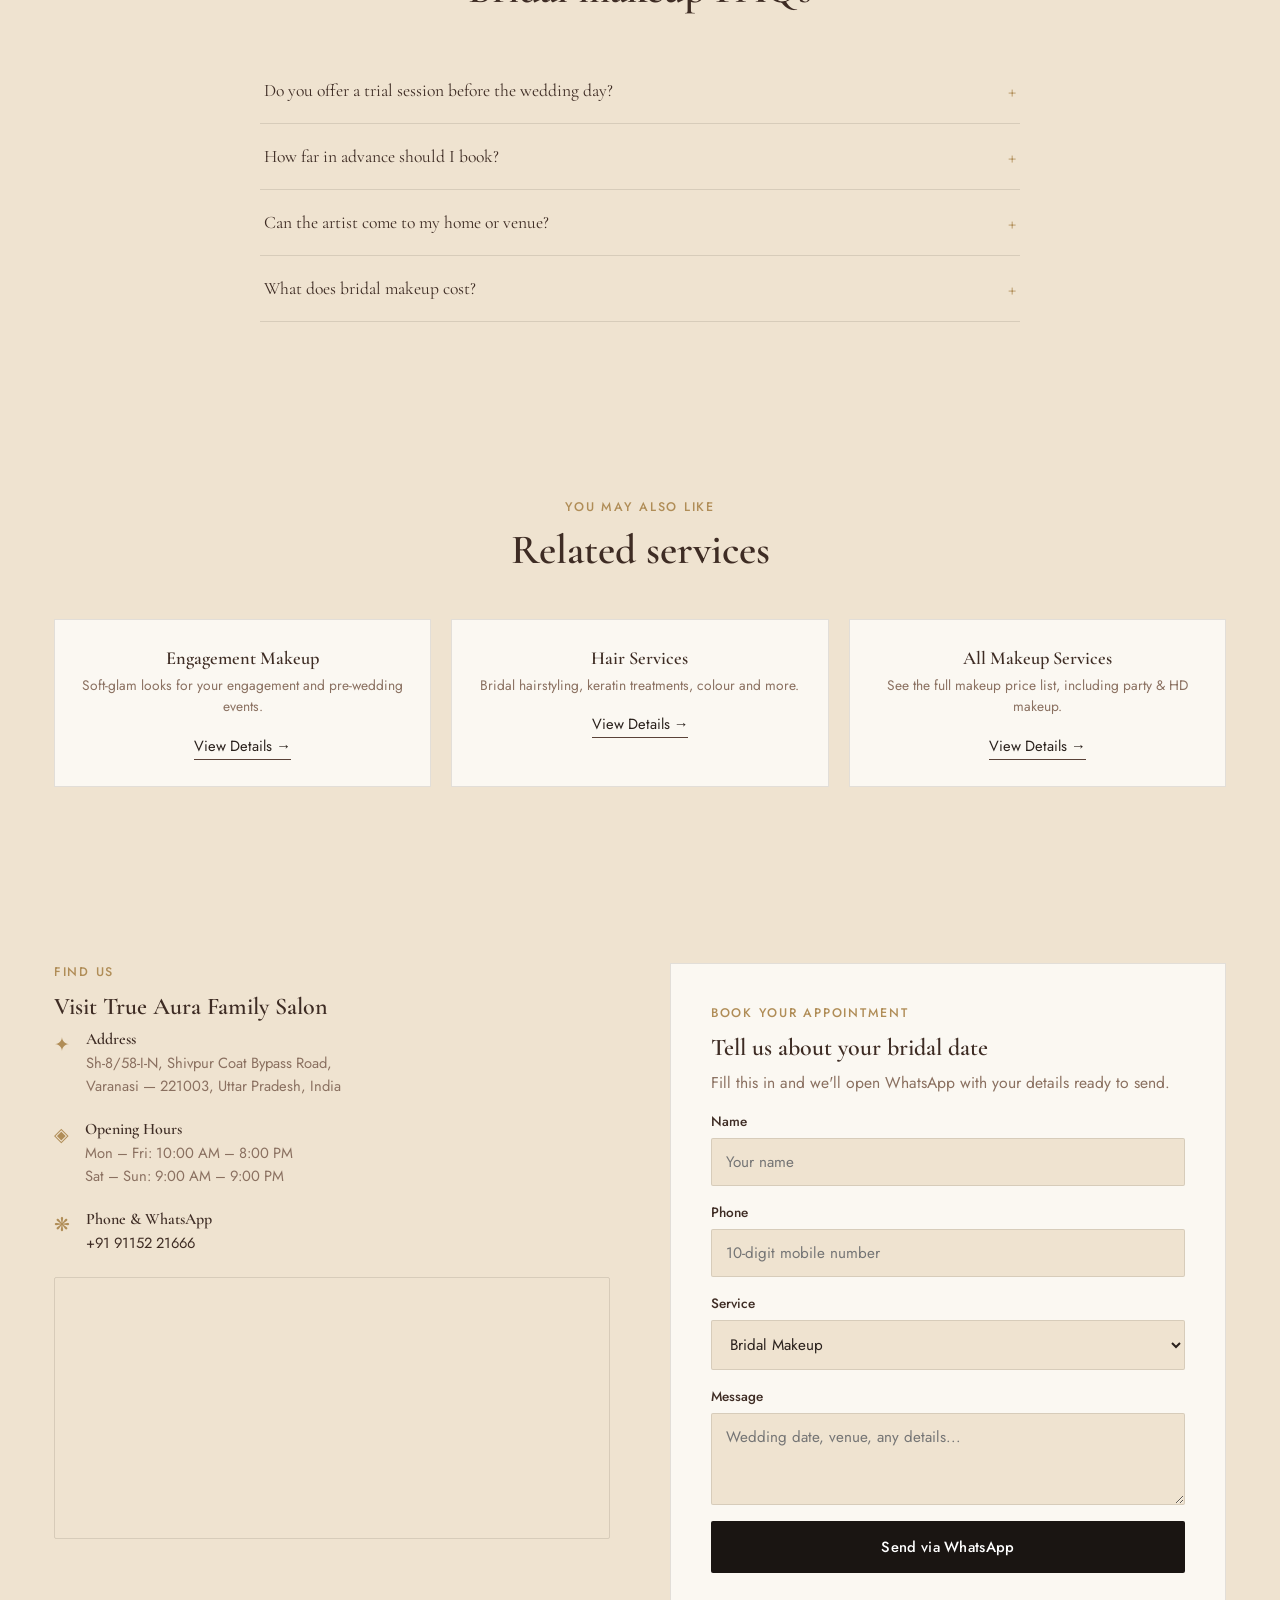
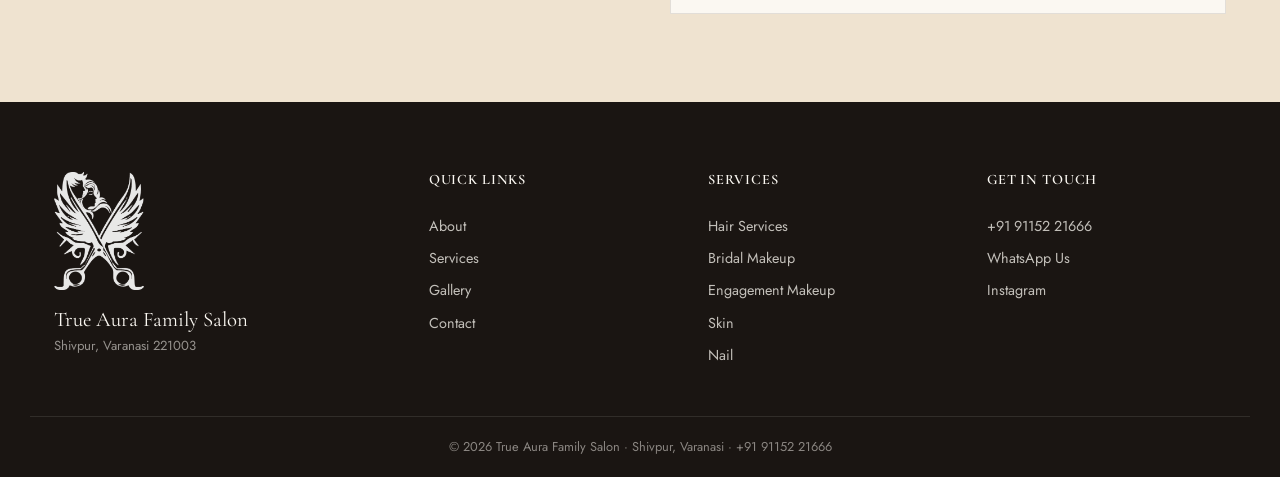
<file: bridal-makeup.html>
<!DOCTYPE html>
<html lang="en">
<head>
<meta charset="UTF-8">
<meta name="viewport" content="width=device-width, initial-scale=1.0">
<title>Bridal Makeup in Varanasi | True Aura Family Salon, Shivpur</title>
<meta name="description" content="Bridal makeup at True Aura Family Salon, Shivpur, Varanasi. Book a call or WhatsApp consultation for your wedding day look. Call +91 91152 21666.">
<meta name="keywords" content="bridal makeup Varanasi, bridal makeup artist Varanasi, wedding makeup Shivpur, bridal makeup near me Varanasi">
<meta name="robots" content="index, follow">
<link rel="canonical" href="https://trueauraofficial06-lab.github.io/trueaurasalon.github.io/bridal-makeup.html">

<meta property="og:type" content="website">
<meta property="og:site_name" content="True Aura Family Salon">
<meta property="og:title" content="Bridal Makeup in Varanasi | True Aura Family Salon">
<meta property="og:description" content="Bridal makeup at True Aura Family Salon, Shivpur, Varanasi.">
<meta property="og:url" content="https://trueauraofficial06-lab.github.io/trueaurasalon.github.io/bridal-makeup.html">
<meta property="og:image" content="https://trueauraofficial06-lab.github.io/trueaurasalon.github.io/assets/images/salon-stations.jpg">

<link rel="icon" type="image/png" href="assets/images/logo-header.png">
<link rel="preconnect" href="https://fonts.googleapis.com">
<link rel="preconnect" href="https://fonts.gstatic.com" crossorigin>
<link href="https://fonts.googleapis.com/css2?family=Cormorant+Garamond:ital,wght@0,400;0,500;0,600;1,500&family=Jost:wght@300;400;500;600&display=swap" rel="stylesheet">
<link rel="stylesheet" href="style.css">

<script type="application/ld+json">
{
  "@context": "https://schema.org",
  "@type": "Service",
  "serviceType": "Bridal Makeup",
  "provider": {
    "@type": "HairSalon",
    "name": "True Aura Family Salon",
    "telephone": "+919115221666",
    "address": {
      "@type": "PostalAddress",
      "streetAddress": "Sh-8/58-I-N, Shivpur Coat Bypass Road",
      "addressLocality": "Varanasi",
      "postalCode": "221003",
      "addressRegion": "Uttar Pradesh",
      "addressCountry": "IN"
    }
  },
  "areaServed": "Varanasi",
  "url": "https://trueauraofficial06-lab.github.io/trueaurasalon.github.io/bridal-makeup.html"
}
</script>
</head>
<body>

<!-- ============ HEADER ============ -->
<header class="site-header" id="site-header">
  <div class="container header-inner">
    <a href="index.html" class="brand" aria-label="True Aura Family Salon — home">
      <img src="assets/images/logo-header.png" alt="True Aura Family Salon logo — scissors and wings emblem" class="brand-logo" width="56" height="73">
      <span class="brand-text">
        <span class="brand-name">True Aura</span>
        <span class="brand-sub">Family Salon</span>
      </span>
    </a>

    <nav class="main-nav" aria-label="Primary">
      <ul>
        <li><a href="index.html#about">About</a></li>
        <li class="has-mega">
          <a href="index.html#services" aria-haspopup="true">Services</a>
          <div class="mega-menu" aria-label="Service categories">
            <div class="mega-col">
              <span class="mega-cat">Hair</span>
              <a href="hair-services.html">Hair Services</a>
              <a href="index.html?filter=hair#services">Full price list</a>
            </div>
            <div class="mega-col">
              <span class="mega-cat">Makeup</span>
              <a href="bridal-makeup.html">Bridal Makeup</a>
              <a href="engagement-makeup.html">Engagement Makeup</a>
              <a href="index.html?filter=makeup#services">Full price list</a>
            </div>
            <div class="mega-col">
              <span class="mega-cat">Skin</span>
              <a href="index.html?filter=skin#services">Full price list</a>
            </div>
            <div class="mega-col">
              <span class="mega-cat">Nail</span>
              <a href="index.html?filter=nail#services">Full price list</a>
            </div>
          </div>
        </li>
        <li><a href="index.html#gallery">Gallery</a></li>
        <li><a href="index.html#contact">Contact</a></li>
      </ul>
    </nav>

    <div class="header-actions">
      <a href="tel:+919115221666" class="header-call" aria-label="Call True Aura Family Salon">
        <svg width="17" height="17" viewBox="0 0 24 24" fill="none" stroke="currentColor" stroke-width="2"><path d="M22 16.92v3a2 2 0 0 1-2.18 2 19.79 19.79 0 0 1-8.63-3.07 19.5 19.5 0 0 1-6-6 19.79 19.79 0 0 1-3.07-8.67A2 2 0 0 1 4.11 2h3a2 2 0 0 1 2 1.72c.127.96.362 1.903.7 2.81a2 2 0 0 1-.45 2.11L8.09 9.91a16 16 0 0 0 6 6l1.27-1.27a2 2 0 0 1 2.11-.45c.907.338 1.85.573 2.81.7A2 2 0 0 1 22 16.92z"/></svg>
        <span>Call</span>
      </a>
      <a href="https://wa.me/919115221666?text=Hi%20True%20Aura%2C%20I%27d%20like%20to%20ask%20about%20bridal%20makeup." class="btn btn-solid" target="_blank" rel="noopener">Book Appointment</a>
      <button class="nav-toggle" id="navToggle" aria-label="Open menu" aria-expanded="false">
        <span></span><span></span><span></span>
      </button>
    </div>
  </div>

  <div class="mobile-nav" id="mobileNav">
    <a href="index.html#about">About</a>
    <a href="index.html#services">Services</a>
    <a href="hair-services.html">Hair Services</a>
    <a href="bridal-makeup.html">Bridal Makeup</a>
    <a href="engagement-makeup.html">Engagement Makeup</a>
    <a href="index.html#gallery">Gallery</a>
    <a href="index.html#contact">Contact</a>
    <a href="tel:+919115221666" class="btn btn-outline">Call Now</a>
    <a href="https://wa.me/919115221666" class="btn btn-solid" target="_blank" rel="noopener">Book on WhatsApp</a>
  </div>
</header>

<main>

  <!-- ============ PAGE HERO ============ -->
  <section class="page-hero">
    <div class="container">
      <p class="breadcrumb"><a href="index.html">Home</a> / Bridal Makeup</p>
      <div class="page-hero-inner">
        <div class="page-hero-copy">
          <p class="eyebrow">Makeup · Shivpur, Varanasi</p>
          <h1>Bridal Makeup in Varanasi</h1>
          <p class="hero-sub">A bridal look built around you — your outfit, your skin, your day. Our team at True Aura Family Salon works with you to create a finish that photographs beautifully and lasts through every event.</p>
          <div class="hero-ctas">
            <a href="tel:+919115221666" class="btn btn-outline">Call Now</a>
            <a href="https://wa.me/919115221666?text=Hi%20True%20Aura%2C%20I%27d%20like%20to%20ask%20about%20bridal%20makeup." class="btn btn-solid" target="_blank" rel="noopener">Book on WhatsApp</a>
          </div>
        </div>
        <div class="page-hero-media">
          <img src="assets/images/bridal-hands.jpg" alt="Bridal mehendi, bangles and bridal lehenga detail at True Aura Family Salon" width="800" height="2707" loading="eager" style="object-position: center 75%;">
        </div>
      </div>
    </div>
  </section>

  <!-- ============ WHAT'S INCLUDED ============ -->
  <section class="editorial">
    <div class="container">
      <div class="section-head" style="margin-bottom:36px;">
        <p class="eyebrow">What We Offer</p>
        <h2>What's included</h2>
        <p class="section-sub">Exact inclusions can be tailored — confirm details with us on WhatsApp or by phone.</p>
      </div>
      <div class="include-grid">
        <div class="include-item">
          <span class="num">01</span>
          <div><h3>Skin prep &amp; base makeup</h3><p>A base suited to your skin type, built to last through the day.</p></div>
        </div>
        <div class="include-item">
          <span class="num">02</span>
          <div><h3>Eye &amp; lip detailing</h3><p>Defined eye makeup and lip colour matched to your outfit.</p></div>
        </div>
        <div class="include-item">
          <span class="num">03</span>
          <div><h3>HD / airbrush option</h3><p>A camera-ready finish is available on request — ask us for details.</p></div>
        </div>
        <div class="include-item">
          <span class="num">04</span>
          <div><h3>Hairstyling add-on</h3><p>Pair your makeup with bridal hairstyling — see our Hair Services page.</p></div>
        </div>
      </div>
    </div>
  </section>

  <!-- ============ CTA BANNER ============ -->
  <section class="cta-banner cta-banner--photo" style="background-image:url('assets/images/bridal-dupatta.jpg');">
    <div class="container">
      <p class="eyebrow">Ready When You Are</p>
      <h2>Let's talk about your bridal look</h2>
      <p>Share your wedding date and venue over a call or WhatsApp, and we'll help you plan the right package and timing.</p>
      <div class="hero-ctas">
        <a href="tel:+919115221666" class="btn btn-outline">Call Now</a>
        <a href="https://wa.me/919115221666?text=Hi%20True%20Aura%2C%20I%27d%20like%20to%20ask%20about%20bridal%20makeup." class="btn btn-solid" target="_blank" rel="noopener">Book on WhatsApp</a>
      </div>
    </div>
  </section>

  <!-- ============ FAQ ============ -->
  <section class="faq">
    <div class="container">
      <div class="section-head">
        <p class="eyebrow">Good to Know</p>
        <h2>Bridal makeup FAQs</h2>
      </div>
      <div class="faq-list" id="faqListBridal"></div>
    </div>
  </section>

  <!-- ============ RELATED SERVICES ============ -->
  <section class="popular">
    <div class="container">
      <div class="section-head">
        <p class="eyebrow">You May Also Like</p>
        <h2>Related services</h2>
      </div>
      <div class="related-grid">
        <div class="related-card">
          <h3>Engagement Makeup</h3>
          <p>Soft-glam looks for your engagement and pre-wedding events.</p>
          <a href="engagement-makeup.html" class="text-link">View Details →</a>
        </div>
        <div class="related-card">
          <h3>Hair Services</h3>
          <p>Bridal hairstyling, keratin treatments, colour and more.</p>
          <a href="hair-services.html" class="text-link">View Details →</a>
        </div>
        <div class="related-card">
          <h3>All Makeup Services</h3>
          <p>See the full makeup price list, including party &amp; HD makeup.</p>
          <a href="index.html?filter=makeup#services" class="text-link">View Details →</a>
        </div>
      </div>
    </div>
  </section>

  <!-- ============ CONTACT ============ -->
  <section class="contact" id="contact">
    <div class="container contact-inner">
      <div class="contact-info">
        <p class="eyebrow">Find Us</p>
        <h2>Visit True Aura Family Salon</h2>
        <div class="info-row">
          <span class="info-icon">✦</span>
          <div><h3>Address</h3><p>Sh-8/58-I-N, Shivpur Coat Bypass Road,<br>Varanasi — 221003, Uttar Pradesh, India</p></div>
        </div>
        <div class="info-row">
          <span class="info-icon">◈</span>
          <div><h3>Opening Hours</h3><p>Mon – Fri: 10:00 AM – 8:00 PM<br>Sat – Sun: 9:00 AM – 9:00 PM</p></div>
        </div>
        <div class="info-row">
          <span class="info-icon">❋</span>
          <div><h3>Phone &amp; WhatsApp</h3><p><a href="tel:+919115221666">+91 91152 21666</a></p></div>
        </div>
        <div class="map-embed">
          <iframe src="https://maps.google.com/maps?q=True+Aura+Family+Salon,25.3560487,82.9652868&z=17&output=embed" title="True Aura Family Salon location map" loading="lazy" referrerpolicy="no-referrer-when-downgrade"></iframe>
        </div>
      </div>

      <div class="contact-form-wrap">
        <p class="eyebrow">Book Your Appointment</p>
        <h2>Tell us about your bridal date</h2>
        <p class="section-sub">Fill this in and we'll open WhatsApp with your details ready to send.</p>
        <form id="bookingForm" class="booking-form">
          <label for="fName">Name<input type="text" id="fName" name="name" required placeholder="Your name"></label>
          <label for="fPhone">Phone<input type="tel" id="fPhone" name="phone" required placeholder="10-digit mobile number"></label>
          <label for="fService">Service
            <select id="fService" name="service">
              <option selected>Bridal Makeup</option>
              <option>Engagement Makeup</option>
              <option>Hair</option>
              <option>Not sure yet</option>
            </select>
          </label>
          <label for="fMessage">Message<textarea id="fMessage" name="message" rows="3" placeholder="Wedding date, venue, any details..."></textarea></label>
          <button type="submit" class="btn btn-solid btn-full">Send via WhatsApp</button>
        </form>
      </div>
    </div>
  </section>

</main>

<div class="floating-actions">
  <a href="tel:+919115221666" class="floating-btn floating-call" aria-label="Call True Aura Family Salon">
    <svg width="24" height="24" viewBox="0 0 24 24" fill="none" stroke="currentColor" stroke-width="2"><path d="M22 16.92v3a2 2 0 0 1-2.18 2 19.79 19.79 0 0 1-8.63-3.07 19.5 19.5 0 0 1-6-6 19.79 19.79 0 0 1-3.07-8.67A2 2 0 0 1 4.11 2h3a2 2 0 0 1 2 1.72c.127.96.362 1.903.7 2.81a2 2 0 0 1-.45 2.11L8.09 9.91a16 16 0 0 0 6 6l1.27-1.27a2 2 0 0 1 2.11-.45c.907.338 1.85.573 2.81.7A2 2 0 0 1 22 16.92z"/></svg>
  </a>
  <a href="https://wa.me/919115221666?text=Hi%20True%20Aura%2C%20I%27d%20like%20to%20ask%20about%20bridal%20makeup."
     class="floating-btn floating-whatsapp" target="_blank" rel="noopener" aria-label="Book on WhatsApp">
    <svg viewBox="0 0 32 32" width="28" height="28" fill="currentColor"><path d="M16.02 3C9.4 3 4 8.4 4 15.02c0 2.36.62 4.56 1.7 6.47L4 29l7.7-1.63A11.94 11.94 0 0 0 16.02 27C22.64 27 28 21.6 28 14.98 28 8.4 22.64 3 16.02 3zm0 21.8c-2 0-3.86-.55-5.46-1.5l-.39-.23-4.57.97.98-4.46-.25-.4a9.7 9.7 0 0 1-1.5-5.16c0-5.4 4.4-9.8 9.8-9.8 5.4 0 9.8 4.4 9.8 9.8 0 5.4-4.4 9.78-9.8 9.78zm5.36-7.34c-.29-.15-1.74-.86-2.01-.96-.27-.1-.47-.15-.66.15-.2.29-.76.96-.93 1.16-.17.2-.34.22-.63.07-.29-.15-1.22-.45-2.32-1.43-.86-.76-1.44-1.7-1.61-1.99-.17-.29-.02-.44.13-.59.13-.13.29-.34.44-.51.15-.17.2-.29.29-.49.1-.2.05-.37-.02-.51-.07-.15-.66-1.59-.9-2.18-.24-.57-.48-.49-.66-.5h-.56c-.2 0-.51.07-.78.37-.27.29-1.02 1-1.02 2.44s1.04 2.83 1.19 3.03c.15.2 2.05 3.13 4.97 4.39.7.3 1.24.48 1.66.61.7.22 1.34.19 1.84.12.56-.08 1.74-.71 1.98-1.4.24-.68.24-1.27.17-1.4-.07-.13-.27-.2-.56-.35z"/></svg>
  </a>
</div>

<!-- ============ FOOTER ============ -->
<footer class="site-footer">
  <div class="container footer-inner">
    <div class="footer-brand">
      <img src="assets/images/logo-hero.png" alt="True Aura Family Salon logo" class="footer-logo" width="120" height="157" loading="lazy">
      <p>True Aura Family Salon</p>
      <p class="footer-tag">Shivpur, Varanasi 221003</p>
    </div>
    <div class="footer-col">
      <h4>Quick Links</h4>
      <a href="index.html#about">About</a>
      <a href="index.html#services">Services</a>
      <a href="index.html#gallery">Gallery</a>
      <a href="index.html#contact">Contact</a>
    </div>
    <div class="footer-col">
      <h4>Services</h4>
      <a href="hair-services.html">Hair Services</a>
      <a href="bridal-makeup.html">Bridal Makeup</a>
      <a href="engagement-makeup.html">Engagement Makeup</a>
      <a href="index.html?filter=skin#services">Skin</a>
      <a href="index.html?filter=nail#services">Nail</a>
    </div>
    <div class="footer-col">
      <h4>Get in Touch</h4>
      <a href="tel:+919115221666">+91 91152 21666</a>
      <a href="https://wa.me/919115221666" target="_blank" rel="noopener">WhatsApp Us</a>
      <a href="https://instagram.com/trueaurasalon" target="_blank" rel="noopener">Instagram</a>
    </div>
  </div>
  <div class="footer-bottom">
    <div class="container"><p>© 2026 True Aura Family Salon · Shivpur, Varanasi · +91 91152 21666</p></div>
  </div>
</footer>

<script src="script.js"></script>
<script>
  document.addEventListener('DOMContentLoaded', () => {
    window.renderFaq('faqListBridal', [
      { q: 'Do you offer a trial session before the wedding day?', a: 'Yes, trials are recommended for brides. Message us on WhatsApp or call to check availability and pricing.' },
      { q: 'How far in advance should I book?', a: 'We recommend booking at least 2\u20134 weeks ahead of your date to secure your preferred time slot.' },
      { q: 'Can the artist come to my home or venue?', a: 'Please ask us on WhatsApp or by phone \u2014 outcall availability depends on your date and location.' },
      { q: 'What does bridal makeup cost?', a: 'Pricing depends on the look, products and any add-ons like hairstyling. Call or WhatsApp us for current packages.' },
    ]);
  });
</script>
</body>
</html>
</file>
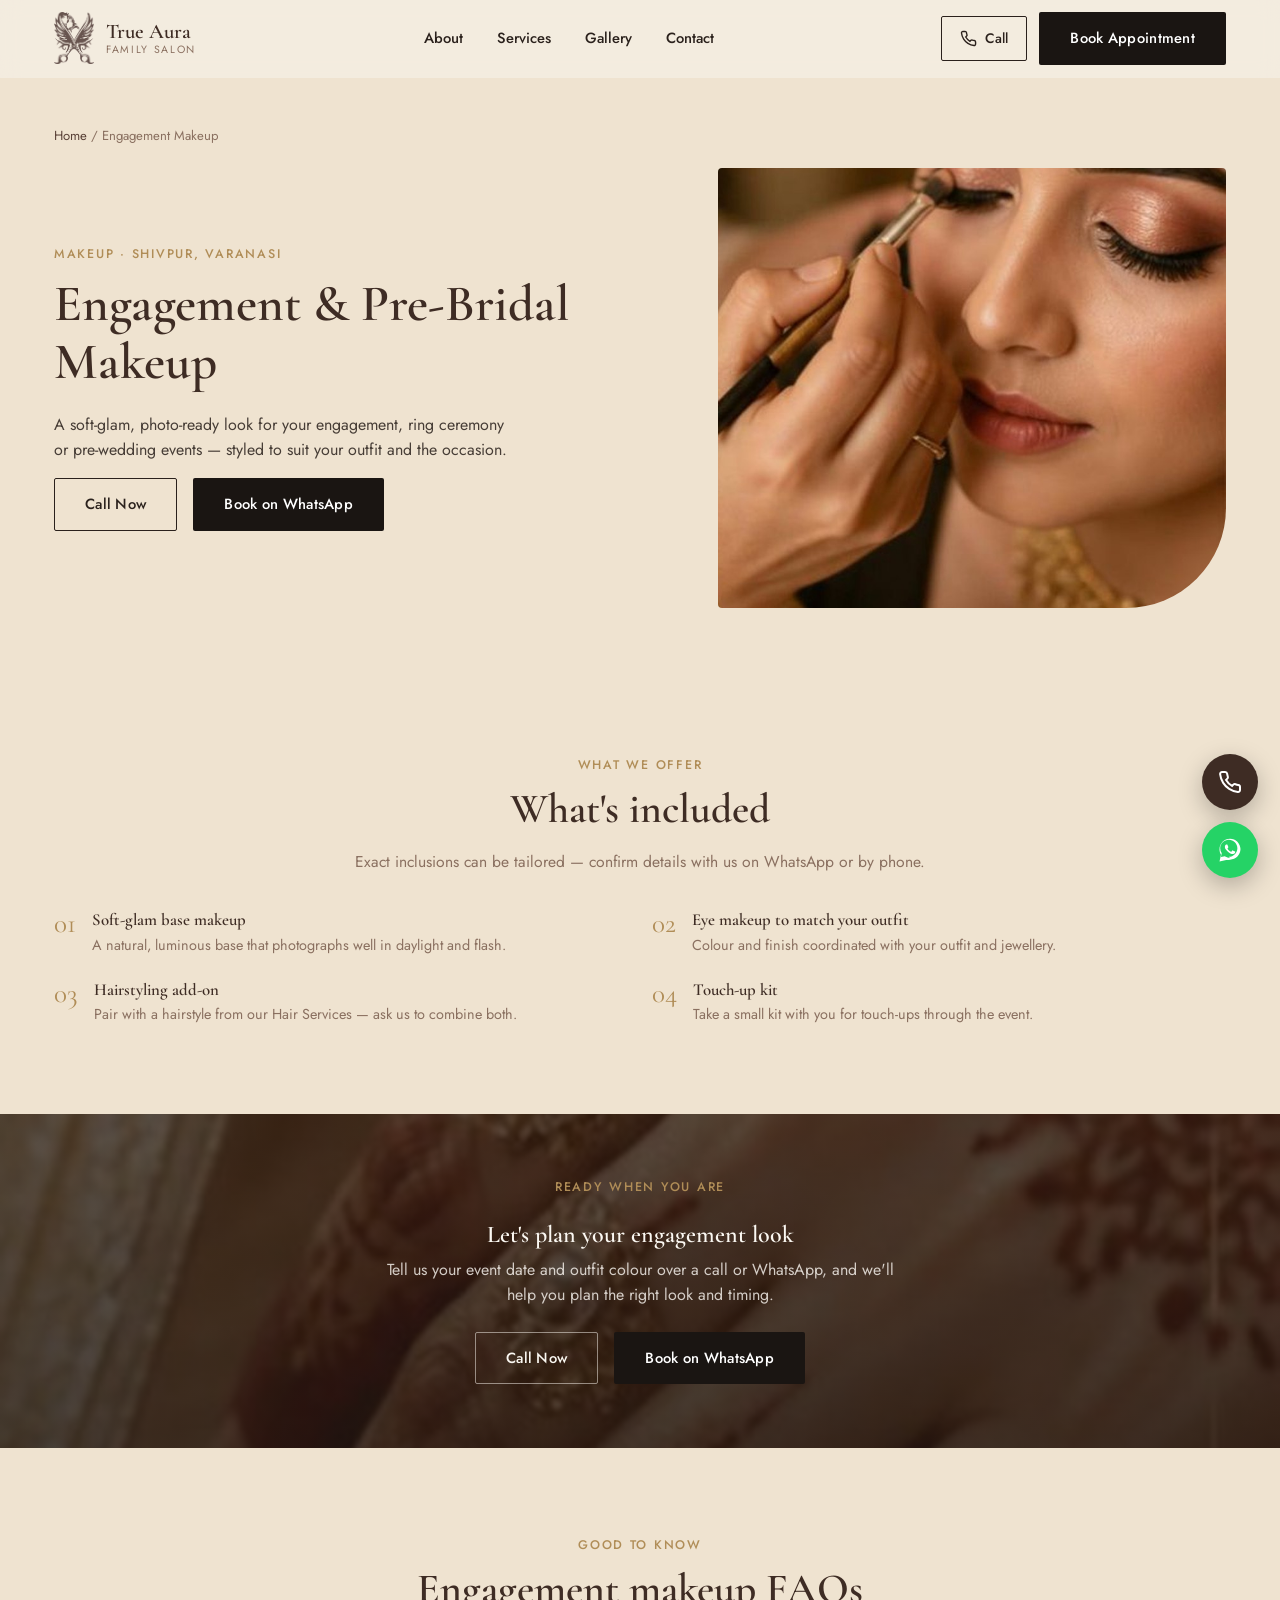
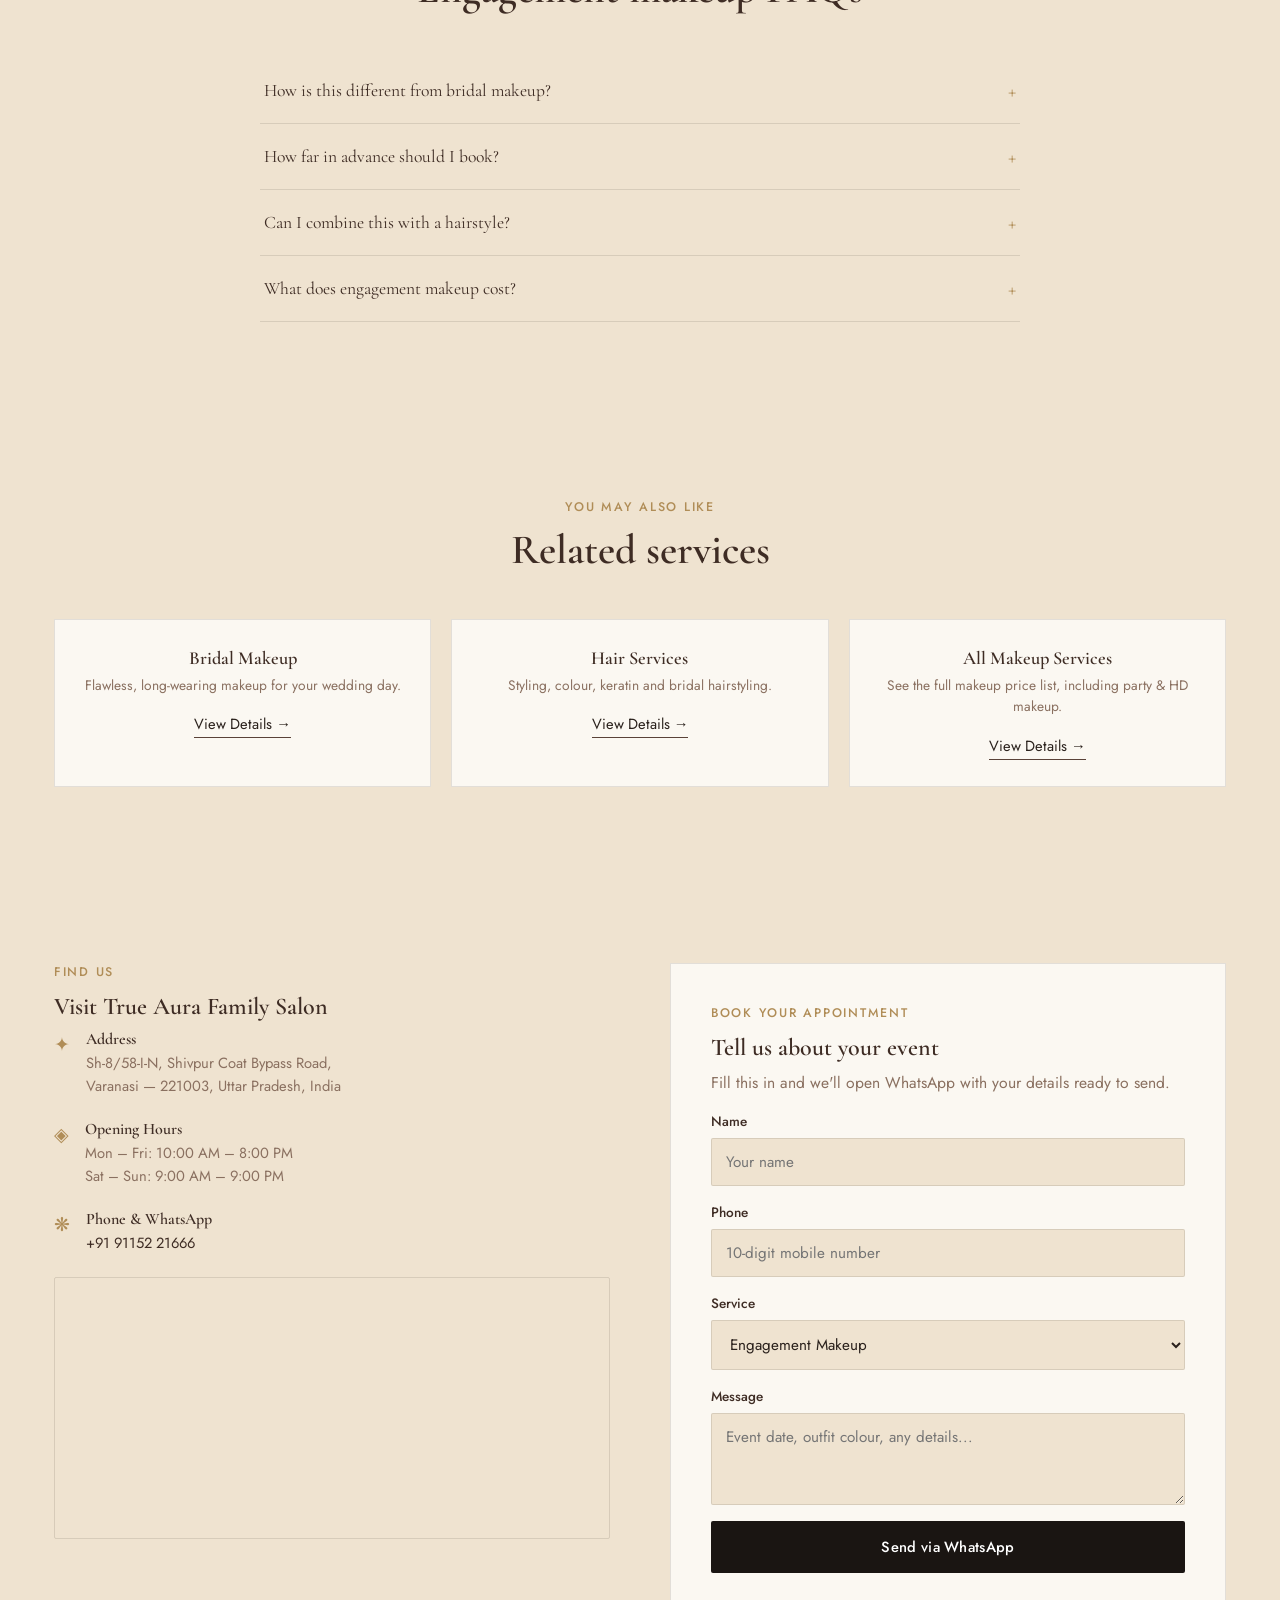
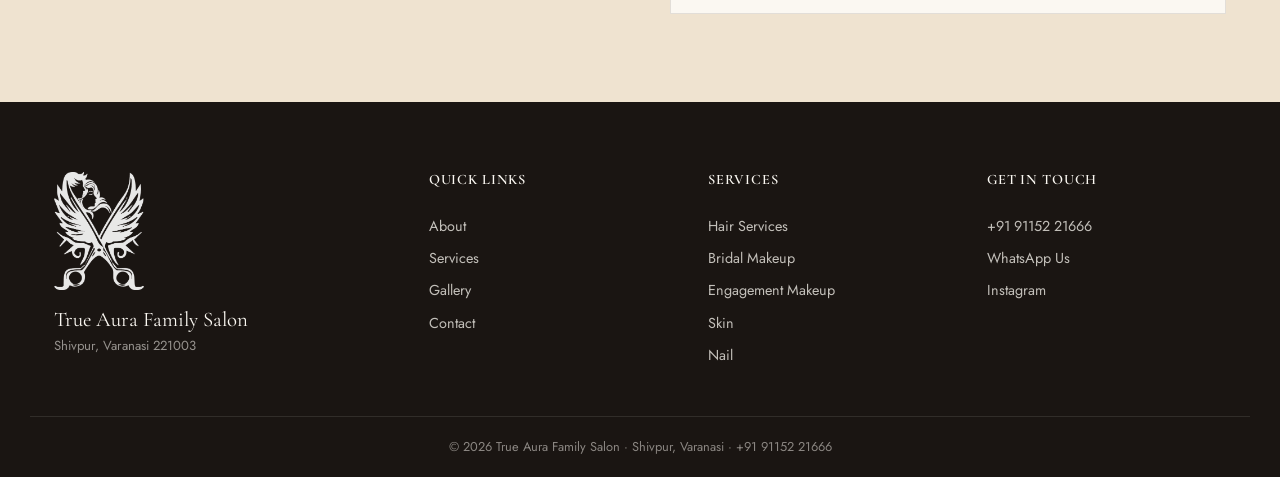
<file: engagement-makeup.html>
<!DOCTYPE html>
<html lang="en">
<head>
<meta charset="UTF-8">
<meta name="viewport" content="width=device-width, initial-scale=1.0">
<title>Engagement & Pre-Bridal Makeup in Varanasi | True Aura Family Salon</title>
<meta name="description" content="Engagement and pre-bridal makeup at True Aura Family Salon, Shivpur, Varanasi. Call or WhatsApp to book. Call +91 91152 21666.">
<meta name="keywords" content="engagement makeup Varanasi, pre-bridal makeup Varanasi, engagement makeup artist Shivpur">
<meta name="robots" content="index, follow">
<link rel="canonical" href="https://trueauraofficial06-lab.github.io/trueaurasalon.github.io/engagement-makeup.html">

<meta property="og:type" content="website">
<meta property="og:site_name" content="True Aura Family Salon">
<meta property="og:title" content="Engagement & Pre-Bridal Makeup in Varanasi | True Aura Family Salon">
<meta property="og:description" content="Engagement and pre-bridal makeup at True Aura Family Salon, Shivpur, Varanasi.">
<meta property="og:url" content="https://trueauraofficial06-lab.github.io/trueaurasalon.github.io/engagement-makeup.html">
<meta property="og:image" content="https://trueauraofficial06-lab.github.io/trueaurasalon.github.io/assets/images/salon-lounge.jpg">

<link rel="icon" type="image/png" href="assets/images/logo-header.png">
<link rel="preconnect" href="https://fonts.googleapis.com">
<link rel="preconnect" href="https://fonts.gstatic.com" crossorigin>
<link href="https://fonts.googleapis.com/css2?family=Cormorant+Garamond:ital,wght@0,400;0,500;0,600;1,500&family=Jost:wght@300;400;500;600&display=swap" rel="stylesheet">
<link rel="stylesheet" href="style.css">

<script type="application/ld+json">
{
  "@context": "https://schema.org",
  "@type": "Service",
  "serviceType": "Engagement / Pre-Bridal Makeup",
  "provider": {
    "@type": "HairSalon",
    "name": "True Aura Family Salon",
    "telephone": "+919115221666",
    "address": {
      "@type": "PostalAddress",
      "streetAddress": "Sh-8/58-I-N, Shivpur Coat Bypass Road",
      "addressLocality": "Varanasi",
      "postalCode": "221003",
      "addressRegion": "Uttar Pradesh",
      "addressCountry": "IN"
    }
  },
  "areaServed": "Varanasi",
  "url": "https://trueauraofficial06-lab.github.io/trueaurasalon.github.io/engagement-makeup.html"
}
</script>
</head>
<body>

<!-- ============ HEADER ============ -->
<header class="site-header" id="site-header">
  <div class="container header-inner">
    <a href="index.html" class="brand" aria-label="True Aura Family Salon — home">
      <img src="assets/images/logo-header.png" alt="True Aura Family Salon logo — scissors and wings emblem" class="brand-logo" width="56" height="73">
      <span class="brand-text">
        <span class="brand-name">True Aura</span>
        <span class="brand-sub">Family Salon</span>
      </span>
    </a>

    <nav class="main-nav" aria-label="Primary">
      <ul>
        <li><a href="index.html#about">About</a></li>
        <li class="has-mega">
          <a href="index.html#services" aria-haspopup="true">Services</a>
          <div class="mega-menu" aria-label="Service categories">
            <div class="mega-col">
              <span class="mega-cat">Hair</span>
              <a href="hair-services.html">Hair Services</a>
              <a href="index.html?filter=hair#services">Full price list</a>
            </div>
            <div class="mega-col">
              <span class="mega-cat">Makeup</span>
              <a href="bridal-makeup.html">Bridal Makeup</a>
              <a href="engagement-makeup.html">Engagement Makeup</a>
              <a href="index.html?filter=makeup#services">Full price list</a>
            </div>
            <div class="mega-col">
              <span class="mega-cat">Skin</span>
              <a href="index.html?filter=skin#services">Full price list</a>
            </div>
            <div class="mega-col">
              <span class="mega-cat">Nail</span>
              <a href="index.html?filter=nail#services">Full price list</a>
            </div>
          </div>
        </li>
        <li><a href="index.html#gallery">Gallery</a></li>
        <li><a href="index.html#contact">Contact</a></li>
      </ul>
    </nav>

    <div class="header-actions">
      <a href="tel:+919115221666" class="header-call" aria-label="Call True Aura Family Salon">
        <svg width="17" height="17" viewBox="0 0 24 24" fill="none" stroke="currentColor" stroke-width="2"><path d="M22 16.92v3a2 2 0 0 1-2.18 2 19.79 19.79 0 0 1-8.63-3.07 19.5 19.5 0 0 1-6-6 19.79 19.79 0 0 1-3.07-8.67A2 2 0 0 1 4.11 2h3a2 2 0 0 1 2 1.72c.127.96.362 1.903.7 2.81a2 2 0 0 1-.45 2.11L8.09 9.91a16 16 0 0 0 6 6l1.27-1.27a2 2 0 0 1 2.11-.45c.907.338 1.85.573 2.81.7A2 2 0 0 1 22 16.92z"/></svg>
        <span>Call</span>
      </a>
      <a href="https://wa.me/919115221666?text=Hi%20True%20Aura%2C%20I%27d%20like%20to%20ask%20about%20engagement%20makeup." class="btn btn-solid" target="_blank" rel="noopener">Book Appointment</a>
      <button class="nav-toggle" id="navToggle" aria-label="Open menu" aria-expanded="false">
        <span></span><span></span><span></span>
      </button>
    </div>
  </div>

  <div class="mobile-nav" id="mobileNav">
    <a href="index.html#about">About</a>
    <a href="index.html#services">Services</a>
    <a href="hair-services.html">Hair Services</a>
    <a href="bridal-makeup.html">Bridal Makeup</a>
    <a href="engagement-makeup.html">Engagement Makeup</a>
    <a href="index.html#gallery">Gallery</a>
    <a href="index.html#contact">Contact</a>
    <a href="tel:+919115221666" class="btn btn-outline">Call Now</a>
    <a href="https://wa.me/919115221666" class="btn btn-solid" target="_blank" rel="noopener">Book on WhatsApp</a>
  </div>
</header>

<main>

  <!-- ============ PAGE HERO ============ -->
  <section class="page-hero">
    <div class="container">
      <p class="breadcrumb"><a href="index.html">Home</a> / Engagement Makeup</p>
      <div class="page-hero-inner">
        <div class="page-hero-copy">
          <p class="eyebrow">Makeup · Shivpur, Varanasi</p>
          <h1>Engagement &amp; Pre-Bridal Makeup</h1>
          <p class="hero-sub">A soft-glam, photo-ready look for your engagement, ring ceremony or pre-wedding events — styled to suit your outfit and the occasion.</p>
          <div class="hero-ctas">
            <a href="tel:+919115221666" class="btn btn-outline">Call Now</a>
            <a href="https://wa.me/919115221666?text=Hi%20True%20Aura%2C%20I%27d%20like%20to%20ask%20about%20engagement%20makeup." class="btn btn-solid" target="_blank" rel="noopener">Book on WhatsApp</a>
          </div>
        </div>
        <div class="page-hero-media">
          <img src="assets/images/makeup-application.jpg" alt="Bridal eye makeup application at True Aura Family Salon, Varanasi" width="800" height="2295" loading="eager" style="object-position: center 15%;">
        </div>
      </div>
    </div>
  </section>

  <!-- ============ WHAT'S INCLUDED ============ -->
  <section class="editorial">
    <div class="container">
      <div class="section-head" style="margin-bottom:36px;">
        <p class="eyebrow">What We Offer</p>
        <h2>What's included</h2>
        <p class="section-sub">Exact inclusions can be tailored — confirm details with us on WhatsApp or by phone.</p>
      </div>
      <div class="include-grid">
        <div class="include-item">
          <span class="num">01</span>
          <div><h3>Soft-glam base makeup</h3><p>A natural, luminous base that photographs well in daylight and flash.</p></div>
        </div>
        <div class="include-item">
          <span class="num">02</span>
          <div><h3>Eye makeup to match your outfit</h3><p>Colour and finish coordinated with your outfit and jewellery.</p></div>
        </div>
        <div class="include-item">
          <span class="num">03</span>
          <div><h3>Hairstyling add-on</h3><p>Pair with a hairstyle from our Hair Services — ask us to combine both.</p></div>
        </div>
        <div class="include-item">
          <span class="num">04</span>
          <div><h3>Touch-up kit</h3><p>Take a small kit with you for touch-ups through the event.</p></div>
        </div>
      </div>
    </div>
  </section>

  <!-- ============ CTA BANNER ============ -->
  <section class="cta-banner cta-banner--photo" style="background-image:url('assets/images/bridal-hands.jpg'); background-position: center 65%;">
    <div class="container">
      <p class="eyebrow">Ready When You Are</p>
      <h2>Let's plan your engagement look</h2>
      <p>Tell us your event date and outfit colour over a call or WhatsApp, and we'll help you plan the right look and timing.</p>
      <div class="hero-ctas">
        <a href="tel:+919115221666" class="btn btn-outline">Call Now</a>
        <a href="https://wa.me/919115221666?text=Hi%20True%20Aura%2C%20I%27d%20like%20to%20ask%20about%20engagement%20makeup." class="btn btn-solid" target="_blank" rel="noopener">Book on WhatsApp</a>
      </div>
    </div>
  </section>

  <!-- ============ FAQ ============ -->
  <section class="faq">
    <div class="container">
      <div class="section-head">
        <p class="eyebrow">Good to Know</p>
        <h2>Engagement makeup FAQs</h2>
      </div>
      <div class="faq-list" id="faqListEngagement"></div>
    </div>
  </section>

  <!-- ============ RELATED SERVICES ============ -->
  <section class="popular">
    <div class="container">
      <div class="section-head">
        <p class="eyebrow">You May Also Like</p>
        <h2>Related services</h2>
      </div>
      <div class="related-grid">
        <div class="related-card">
          <h3>Bridal Makeup</h3>
          <p>Flawless, long-wearing makeup for your wedding day.</p>
          <a href="bridal-makeup.html" class="text-link">View Details →</a>
        </div>
        <div class="related-card">
          <h3>Hair Services</h3>
          <p>Styling, colour, keratin and bridal hairstyling.</p>
          <a href="hair-services.html" class="text-link">View Details →</a>
        </div>
        <div class="related-card">
          <h3>All Makeup Services</h3>
          <p>See the full makeup price list, including party &amp; HD makeup.</p>
          <a href="index.html?filter=makeup#services" class="text-link">View Details →</a>
        </div>
      </div>
    </div>
  </section>

  <!-- ============ CONTACT ============ -->
  <section class="contact" id="contact">
    <div class="container contact-inner">
      <div class="contact-info">
        <p class="eyebrow">Find Us</p>
        <h2>Visit True Aura Family Salon</h2>
        <div class="info-row">
          <span class="info-icon">✦</span>
          <div><h3>Address</h3><p>Sh-8/58-I-N, Shivpur Coat Bypass Road,<br>Varanasi — 221003, Uttar Pradesh, India</p></div>
        </div>
        <div class="info-row">
          <span class="info-icon">◈</span>
          <div><h3>Opening Hours</h3><p>Mon – Fri: 10:00 AM – 8:00 PM<br>Sat – Sun: 9:00 AM – 9:00 PM</p></div>
        </div>
        <div class="info-row">
          <span class="info-icon">❋</span>
          <div><h3>Phone &amp; WhatsApp</h3><p><a href="tel:+919115221666">+91 91152 21666</a></p></div>
        </div>
        <div class="map-embed">
          <iframe src="https://maps.google.com/maps?q=True+Aura+Family+Salon,25.3560487,82.9652868&z=17&output=embed" title="True Aura Family Salon location map" loading="lazy" referrerpolicy="no-referrer-when-downgrade"></iframe>
        </div>
      </div>

      <div class="contact-form-wrap">
        <p class="eyebrow">Book Your Appointment</p>
        <h2>Tell us about your event</h2>
        <p class="section-sub">Fill this in and we'll open WhatsApp with your details ready to send.</p>
        <form id="bookingForm" class="booking-form">
          <label for="fName">Name<input type="text" id="fName" name="name" required placeholder="Your name"></label>
          <label for="fPhone">Phone<input type="tel" id="fPhone" name="phone" required placeholder="10-digit mobile number"></label>
          <label for="fService">Service
            <select id="fService" name="service">
              <option selected>Engagement Makeup</option>
              <option>Bridal Makeup</option>
              <option>Hair</option>
              <option>Not sure yet</option>
            </select>
          </label>
          <label for="fMessage">Message<textarea id="fMessage" name="message" rows="3" placeholder="Event date, outfit colour, any details..."></textarea></label>
          <button type="submit" class="btn btn-solid btn-full">Send via WhatsApp</button>
        </form>
      </div>
    </div>
  </section>

</main>

<div class="floating-actions">
  <a href="tel:+919115221666" class="floating-btn floating-call" aria-label="Call True Aura Family Salon">
    <svg width="24" height="24" viewBox="0 0 24 24" fill="none" stroke="currentColor" stroke-width="2"><path d="M22 16.92v3a2 2 0 0 1-2.18 2 19.79 19.79 0 0 1-8.63-3.07 19.5 19.5 0 0 1-6-6 19.79 19.79 0 0 1-3.07-8.67A2 2 0 0 1 4.11 2h3a2 2 0 0 1 2 1.72c.127.96.362 1.903.7 2.81a2 2 0 0 1-.45 2.11L8.09 9.91a16 16 0 0 0 6 6l1.27-1.27a2 2 0 0 1 2.11-.45c.907.338 1.85.573 2.81.7A2 2 0 0 1 22 16.92z"/></svg>
  </a>
  <a href="https://wa.me/919115221666?text=Hi%20True%20Aura%2C%20I%27d%20like%20to%20ask%20about%20engagement%20makeup."
     class="floating-btn floating-whatsapp" target="_blank" rel="noopener" aria-label="Book on WhatsApp">
    <svg viewBox="0 0 32 32" width="28" height="28" fill="currentColor"><path d="M16.02 3C9.4 3 4 8.4 4 15.02c0 2.36.62 4.56 1.7 6.47L4 29l7.7-1.63A11.94 11.94 0 0 0 16.02 27C22.64 27 28 21.6 28 14.98 28 8.4 22.64 3 16.02 3zm0 21.8c-2 0-3.86-.55-5.46-1.5l-.39-.23-4.57.97.98-4.46-.25-.4a9.7 9.7 0 0 1-1.5-5.16c0-5.4 4.4-9.8 9.8-9.8 5.4 0 9.8 4.4 9.8 9.8 0 5.4-4.4 9.78-9.8 9.78zm5.36-7.34c-.29-.15-1.74-.86-2.01-.96-.27-.1-.47-.15-.66.15-.2.29-.76.96-.93 1.16-.17.2-.34.22-.63.07-.29-.15-1.22-.45-2.32-1.43-.86-.76-1.44-1.7-1.61-1.99-.17-.29-.02-.44.13-.59.13-.13.29-.34.44-.51.15-.17.2-.29.29-.49.1-.2.05-.37-.02-.51-.07-.15-.66-1.59-.9-2.18-.24-.57-.48-.49-.66-.5h-.56c-.2 0-.51.07-.78.37-.27.29-1.02 1-1.02 2.44s1.04 2.83 1.19 3.03c.15.2 2.05 3.13 4.97 4.39.7.3 1.24.48 1.66.61.7.22 1.34.19 1.84.12.56-.08 1.74-.71 1.98-1.4.24-.68.24-1.27.17-1.4-.07-.13-.27-.2-.56-.35z"/></svg>
  </a>
</div>

<!-- ============ FOOTER ============ -->
<footer class="site-footer">
  <div class="container footer-inner">
    <div class="footer-brand">
      <img src="assets/images/logo-hero.png" alt="True Aura Family Salon logo" class="footer-logo" width="120" height="157" loading="lazy">
      <p>True Aura Family Salon</p>
      <p class="footer-tag">Shivpur, Varanasi 221003</p>
    </div>
    <div class="footer-col">
      <h4>Quick Links</h4>
      <a href="index.html#about">About</a>
      <a href="index.html#services">Services</a>
      <a href="index.html#gallery">Gallery</a>
      <a href="index.html#contact">Contact</a>
    </div>
    <div class="footer-col">
      <h4>Services</h4>
      <a href="hair-services.html">Hair Services</a>
      <a href="bridal-makeup.html">Bridal Makeup</a>
      <a href="engagement-makeup.html">Engagement Makeup</a>
      <a href="index.html?filter=skin#services">Skin</a>
      <a href="index.html?filter=nail#services">Nail</a>
    </div>
    <div class="footer-col">
      <h4>Get in Touch</h4>
      <a href="tel:+919115221666">+91 91152 21666</a>
      <a href="https://wa.me/919115221666" target="_blank" rel="noopener">WhatsApp Us</a>
      <a href="https://instagram.com/trueaurasalon" target="_blank" rel="noopener">Instagram</a>
    </div>
  </div>
  <div class="footer-bottom">
    <div class="container"><p>© 2026 True Aura Family Salon · Shivpur, Varanasi · +91 91152 21666</p></div>
  </div>
</footer>

<script src="script.js"></script>
<script>
  document.addEventListener('DOMContentLoaded', () => {
    window.renderFaq('faqListEngagement', [
      { q: 'How is this different from bridal makeup?', a: 'Engagement makeup is usually a softer, day-appropriate glam look, while bridal makeup is styled for the wedding day itself and tends to be longer-wearing. We can advise on the right choice for your event.' },
      { q: 'How far in advance should I book?', a: 'We recommend booking at least 1\u20132 weeks ahead to secure your preferred time slot.' },
      { q: 'Can I combine this with a hairstyle?', a: 'Yes \u2014 ask us to pair your makeup with a hairstyle from our Hair Services.' },
      { q: 'What does engagement makeup cost?', a: 'Pricing depends on the look and any add-ons. Call or WhatsApp us for current pricing.' },
    ]);
  });
</script>
</body>
</html>
</file>
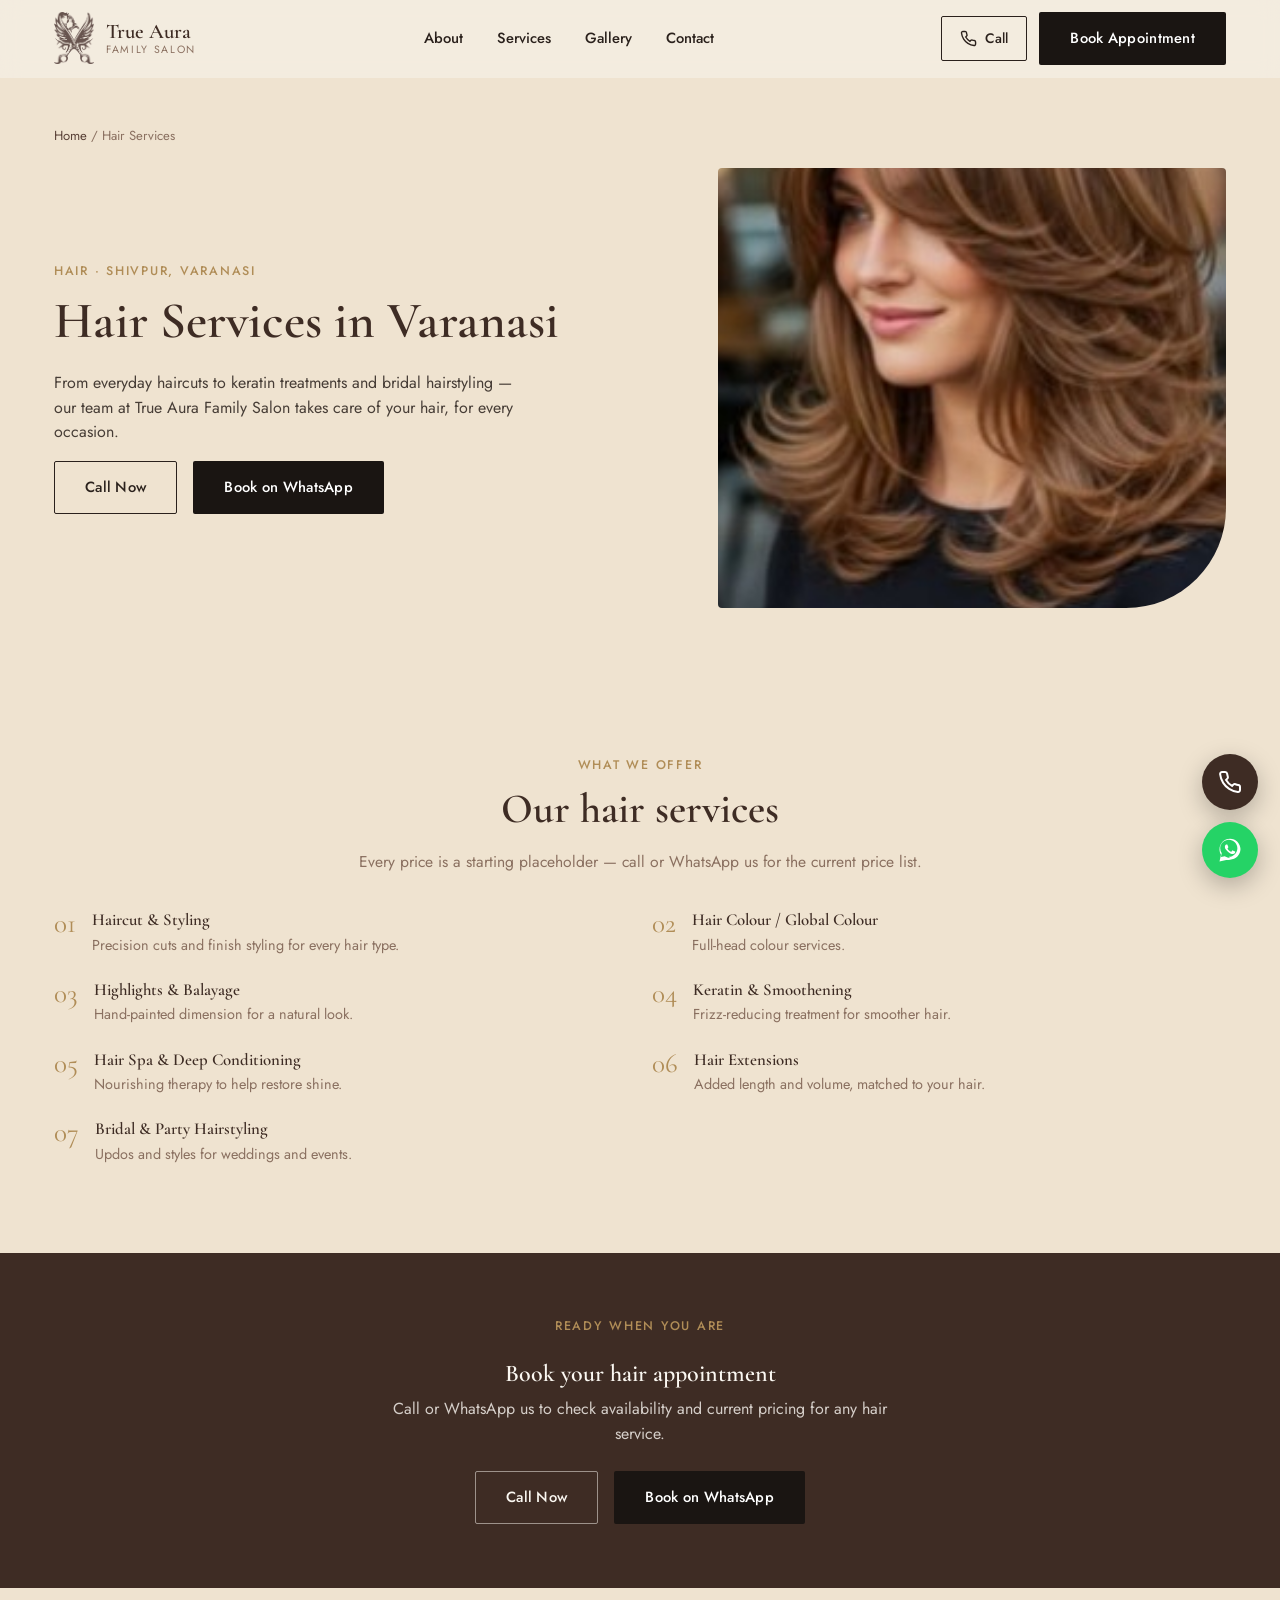
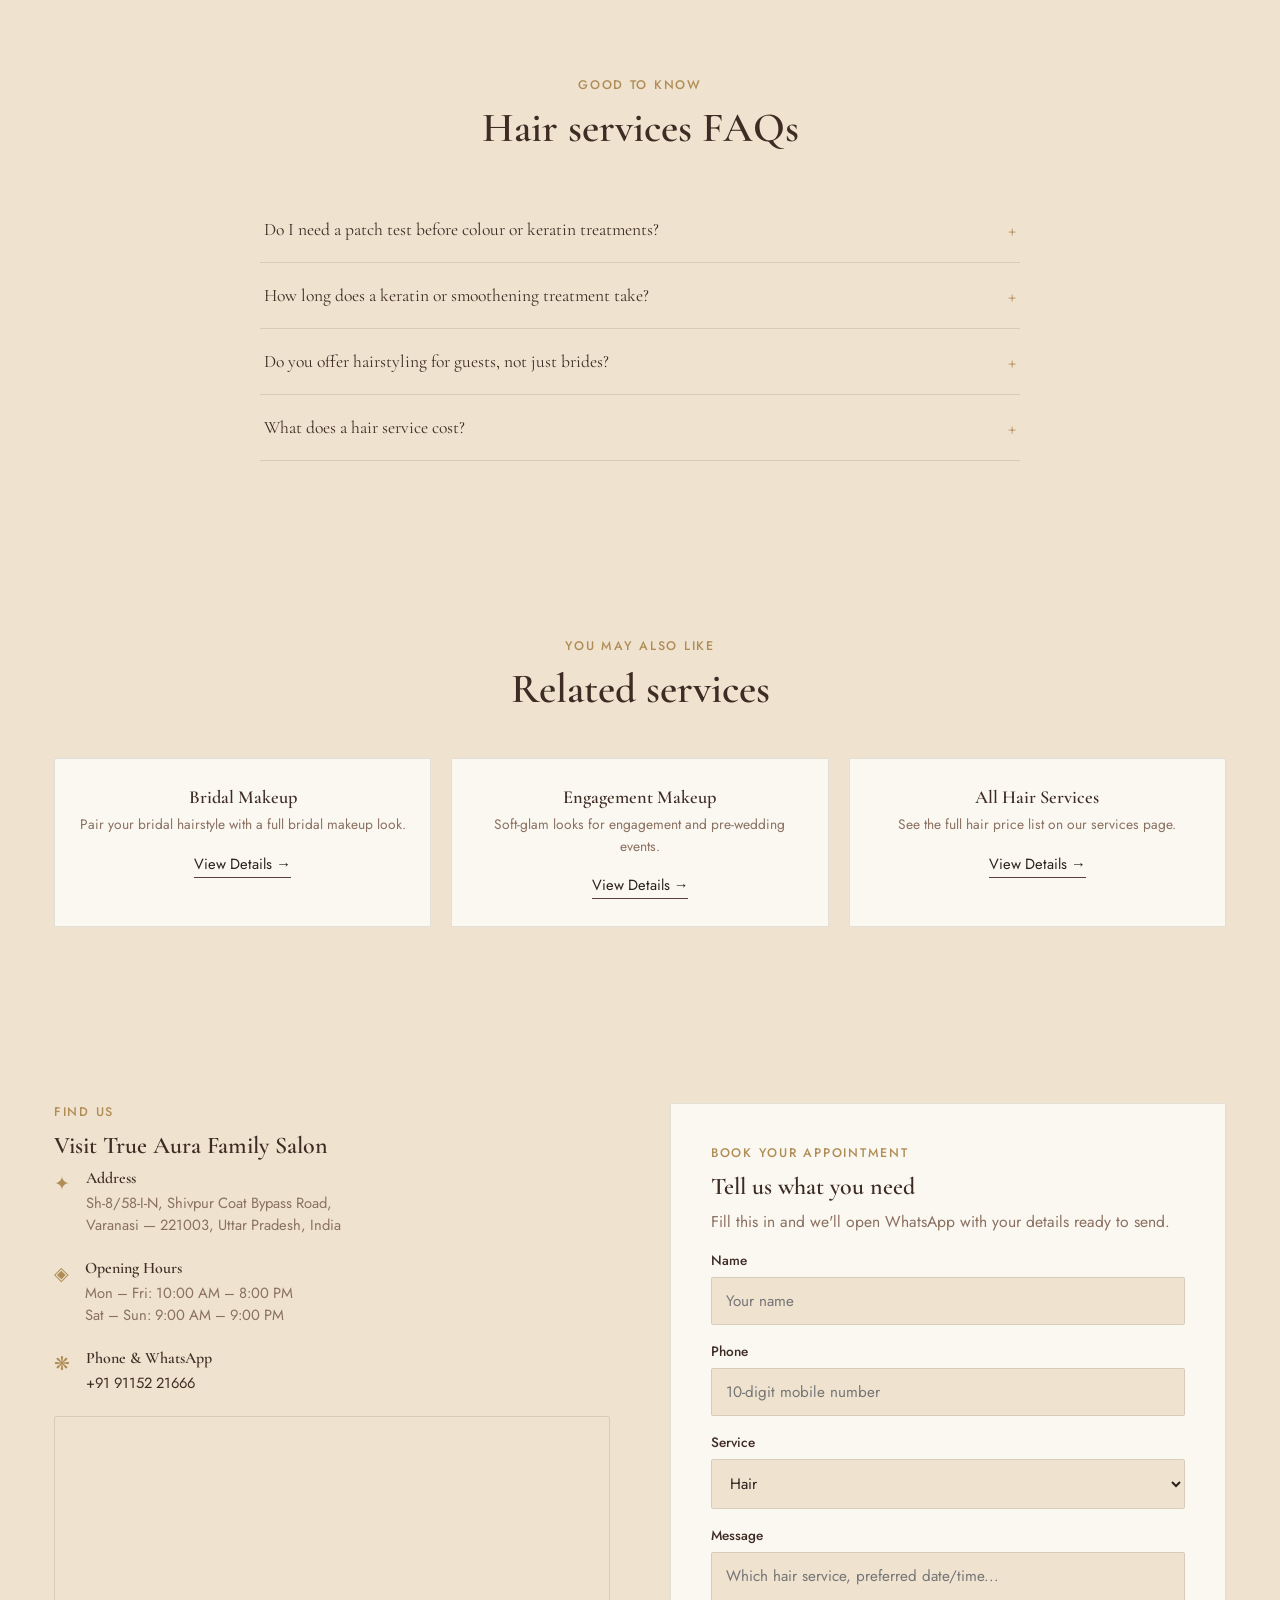
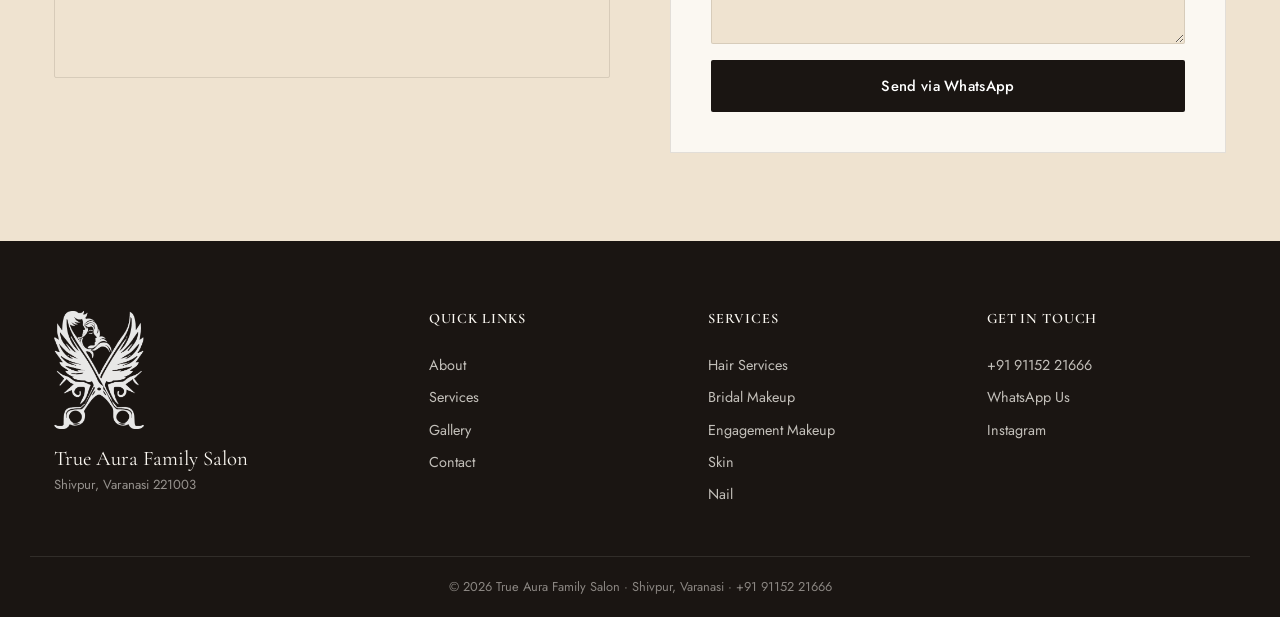
<file: hair-services.html>
<!DOCTYPE html>
<html lang="en">
<head>
<meta charset="UTF-8">
<meta name="viewport" content="width=device-width, initial-scale=1.0">
<title>Hair Services in Varanasi | True Aura Family Salon, Shivpur</title>
<meta name="description" content="Haircuts, colour, keratin, extensions and bridal hairstyling at True Aura Family Salon, Shivpur, Varanasi. Call +91 91152 21666 or book on WhatsApp.">
<meta name="keywords" content="hair salon Varanasi, haircut Varanasi, hair colour Varanasi, keratin treatment Varanasi, hair extensions Varanasi, Shivpur hair salon">
<meta name="robots" content="index, follow">
<link rel="canonical" href="https://trueauraofficial06-lab.github.io/trueaurasalon.github.io/hair-services.html">

<meta property="og:type" content="website">
<meta property="og:site_name" content="True Aura Family Salon">
<meta property="og:title" content="Hair Services in Varanasi | True Aura Family Salon">
<meta property="og:description" content="Haircuts, colour, keratin, extensions and bridal hairstyling at True Aura Family Salon, Shivpur, Varanasi.">
<meta property="og:url" content="https://trueauraofficial06-lab.github.io/trueaurasalon.github.io/hair-services.html">
<meta property="og:image" content="https://trueauraofficial06-lab.github.io/trueaurasalon.github.io/assets/images/salon-stations.jpg">

<link rel="icon" type="image/png" href="assets/images/logo-header.png">
<link rel="preconnect" href="https://fonts.googleapis.com">
<link rel="preconnect" href="https://fonts.gstatic.com" crossorigin>
<link href="https://fonts.googleapis.com/css2?family=Cormorant+Garamond:ital,wght@0,400;0,500;0,600;1,500&family=Jost:wght@300;400;500;600&display=swap" rel="stylesheet">
<link rel="stylesheet" href="style.css">

<script type="application/ld+json">
{
  "@context": "https://schema.org",
  "@type": "Service",
  "serviceType": "Hair Services",
  "provider": {
    "@type": "HairSalon",
    "name": "True Aura Family Salon",
    "telephone": "+919115221666",
    "address": {
      "@type": "PostalAddress",
      "streetAddress": "Sh-8/58-I-N, Shivpur Coat Bypass Road",
      "addressLocality": "Varanasi",
      "postalCode": "221003",
      "addressRegion": "Uttar Pradesh",
      "addressCountry": "IN"
    }
  },
  "areaServed": "Varanasi",
  "url": "https://trueauraofficial06-lab.github.io/trueaurasalon.github.io/hair-services.html"
}
</script>
</head>
<body>

<!-- ============ HEADER ============ -->
<header class="site-header" id="site-header">
  <div class="container header-inner">
    <a href="index.html" class="brand" aria-label="True Aura Family Salon — home">
      <img src="assets/images/logo-header.png" alt="True Aura Family Salon logo — scissors and wings emblem" class="brand-logo" width="56" height="73">
      <span class="brand-text">
        <span class="brand-name">True Aura</span>
        <span class="brand-sub">Family Salon</span>
      </span>
    </a>

    <nav class="main-nav" aria-label="Primary">
      <ul>
        <li><a href="index.html#about">About</a></li>
        <li class="has-mega">
          <a href="index.html#services" aria-haspopup="true">Services</a>
          <div class="mega-menu" aria-label="Service categories">
            <div class="mega-col">
              <span class="mega-cat">Hair</span>
              <a href="hair-services.html">Hair Services</a>
              <a href="index.html?filter=hair#services">Full price list</a>
            </div>
            <div class="mega-col">
              <span class="mega-cat">Makeup</span>
              <a href="bridal-makeup.html">Bridal Makeup</a>
              <a href="engagement-makeup.html">Engagement Makeup</a>
              <a href="index.html?filter=makeup#services">Full price list</a>
            </div>
            <div class="mega-col">
              <span class="mega-cat">Skin</span>
              <a href="index.html?filter=skin#services">Full price list</a>
            </div>
            <div class="mega-col">
              <span class="mega-cat">Nail</span>
              <a href="index.html?filter=nail#services">Full price list</a>
            </div>
          </div>
        </li>
        <li><a href="index.html#gallery">Gallery</a></li>
        <li><a href="index.html#contact">Contact</a></li>
      </ul>
    </nav>

    <div class="header-actions">
      <a href="tel:+919115221666" class="header-call" aria-label="Call True Aura Family Salon">
        <svg width="17" height="17" viewBox="0 0 24 24" fill="none" stroke="currentColor" stroke-width="2"><path d="M22 16.92v3a2 2 0 0 1-2.18 2 19.79 19.79 0 0 1-8.63-3.07 19.5 19.5 0 0 1-6-6 19.79 19.79 0 0 1-3.07-8.67A2 2 0 0 1 4.11 2h3a2 2 0 0 1 2 1.72c.127.96.362 1.903.7 2.81a2 2 0 0 1-.45 2.11L8.09 9.91a16 16 0 0 0 6 6l1.27-1.27a2 2 0 0 1 2.11-.45c.907.338 1.85.573 2.81.7A2 2 0 0 1 22 16.92z"/></svg>
        <span>Call</span>
      </a>
      <a href="https://wa.me/919115221666?text=Hi%20True%20Aura%2C%20I%27d%20like%20to%20ask%20about%20hair%20services." class="btn btn-solid" target="_blank" rel="noopener">Book Appointment</a>
      <button class="nav-toggle" id="navToggle" aria-label="Open menu" aria-expanded="false">
        <span></span><span></span><span></span>
      </button>
    </div>
  </div>

  <div class="mobile-nav" id="mobileNav">
    <a href="index.html#about">About</a>
    <a href="index.html#services">Services</a>
    <a href="hair-services.html">Hair Services</a>
    <a href="bridal-makeup.html">Bridal Makeup</a>
    <a href="engagement-makeup.html">Engagement Makeup</a>
    <a href="index.html#gallery">Gallery</a>
    <a href="index.html#contact">Contact</a>
    <a href="tel:+919115221666" class="btn btn-outline">Call Now</a>
    <a href="https://wa.me/919115221666" class="btn btn-solid" target="_blank" rel="noopener">Book on WhatsApp</a>
  </div>
</header>

<main>

  <!-- ============ PAGE HERO ============ -->
  <section class="page-hero">
    <div class="container">
      <p class="breadcrumb"><a href="index.html">Home</a> / Hair Services</p>
      <div class="page-hero-inner">
        <div class="page-hero-copy">
          <p class="eyebrow">Hair · Shivpur, Varanasi</p>
          <h1>Hair Services in Varanasi</h1>
          <p class="hero-sub">From everyday haircuts to keratin treatments and bridal hairstyling — our team at True Aura Family Salon takes care of your hair, for every occasion.</p>
          <div class="hero-ctas">
            <a href="tel:+919115221666" class="btn btn-outline">Call Now</a>
            <a href="https://wa.me/919115221666?text=Hi%20True%20Aura%2C%20I%27d%20like%20to%20ask%20about%20hair%20services." class="btn btn-solid" target="_blank" rel="noopener">Book on WhatsApp</a>
          </div>
        </div>
        <div class="page-hero-media">
         <img src="assets/images/treatment-haircut-styling.jpg" alt="Hair styling at True Aura Family Salon, Varanasi" width="900" height="1600" loading="eager">
        </div>
      </div>
    </div>
  </section>

  <!-- ============ WHAT WE OFFER ============ -->
  <section class="editorial">
    <div class="container">
      <div class="section-head" style="margin-bottom:36px;">
        <p class="eyebrow">What We Offer</p>
        <h2>Our hair services</h2>
        <p class="section-sub">Every price is a starting placeholder — call or WhatsApp us for the current price list.</p>
      </div>
      <div class="include-grid">
        <div class="include-item"><span class="num">01</span><div><h3>Haircut &amp; Styling</h3><p>Precision cuts and finish styling for every hair type.</p></div></div>
        <div class="include-item"><span class="num">02</span><div><h3>Hair Colour / Global Colour</h3><p>Full-head colour services.</p></div></div>
        <div class="include-item"><span class="num">03</span><div><h3>Highlights &amp; Balayage</h3><p>Hand-painted dimension for a natural look.</p></div></div>
        <div class="include-item"><span class="num">04</span><div><h3>Keratin &amp; Smoothening</h3><p>Frizz-reducing treatment for smoother hair.</p></div></div>
        <div class="include-item"><span class="num">05</span><div><h3>Hair Spa &amp; Deep Conditioning</h3><p>Nourishing therapy to help restore shine.</p></div></div>
        <div class="include-item"><span class="num">06</span><div><h3>Hair Extensions</h3><p>Added length and volume, matched to your hair.</p></div></div>
        <div class="include-item"><span class="num">07</span><div><h3>Bridal &amp; Party Hairstyling</h3><p>Updos and styles for weddings and events.</p></div></div>
      </div>
    </div>
  </section>

  <!-- ============ CTA BANNER ============ -->
  <section class="cta-banner">
    <div class="container">
      <p class="eyebrow">Ready When You Are</p>
      <h2>Book your hair appointment</h2>
      <p>Call or WhatsApp us to check availability and current pricing for any hair service.</p>
      <div class="hero-ctas">
        <a href="tel:+919115221666" class="btn btn-outline">Call Now</a>
        <a href="https://wa.me/919115221666?text=Hi%20True%20Aura%2C%20I%27d%20like%20to%20ask%20about%20hair%20services." class="btn btn-solid" target="_blank" rel="noopener">Book on WhatsApp</a>
      </div>
    </div>
  </section>

  <!-- ============ FAQ ============ -->
  <section class="faq">
    <div class="container">
      <div class="section-head">
        <p class="eyebrow">Good to Know</p>
        <h2>Hair services FAQs</h2>
      </div>
      <div class="faq-list" id="faqListHair"></div>
    </div>
  </section>

  <!-- ============ RELATED SERVICES ============ -->
  <section class="popular">
    <div class="container">
      <div class="section-head">
        <p class="eyebrow">You May Also Like</p>
        <h2>Related services</h2>
      </div>
      <div class="related-grid">
        <div class="related-card">
          <h3>Bridal Makeup</h3>
          <p>Pair your bridal hairstyle with a full bridal makeup look.</p>
          <a href="bridal-makeup.html" class="text-link">View Details →</a>
        </div>
        <div class="related-card">
          <h3>Engagement Makeup</h3>
          <p>Soft-glam looks for engagement and pre-wedding events.</p>
          <a href="engagement-makeup.html" class="text-link">View Details →</a>
        </div>
        <div class="related-card">
          <h3>All Hair Services</h3>
          <p>See the full hair price list on our services page.</p>
          <a href="index.html?filter=hair#services" class="text-link">View Details →</a>
        </div>
      </div>
    </div>
  </section>

  <!-- ============ CONTACT ============ -->
  <section class="contact" id="contact">
    <div class="container contact-inner">
      <div class="contact-info">
        <p class="eyebrow">Find Us</p>
        <h2>Visit True Aura Family Salon</h2>
        <div class="info-row">
          <span class="info-icon">✦</span>
          <div><h3>Address</h3><p>Sh-8/58-I-N, Shivpur Coat Bypass Road,<br>Varanasi — 221003, Uttar Pradesh, India</p></div>
        </div>
        <div class="info-row">
          <span class="info-icon">◈</span>
          <div><h3>Opening Hours</h3><p>Mon – Fri: 10:00 AM – 8:00 PM<br>Sat – Sun: 9:00 AM – 9:00 PM</p></div>
        </div>
        <div class="info-row">
          <span class="info-icon">❋</span>
          <div><h3>Phone &amp; WhatsApp</h3><p><a href="tel:+919115221666">+91 91152 21666</a></p></div>
        </div>
        <div class="map-embed">
          <iframe src="https://maps.google.com/maps?q=True+Aura+Family+Salon,25.3560487,82.9652868&z=17&output=embed" title="True Aura Family Salon location map" loading="lazy" referrerpolicy="no-referrer-when-downgrade"></iframe>
        </div>
      </div>

      <div class="contact-form-wrap">
        <p class="eyebrow">Book Your Appointment</p>
        <h2>Tell us what you need</h2>
        <p class="section-sub">Fill this in and we'll open WhatsApp with your details ready to send.</p>
        <form id="bookingForm" class="booking-form">
          <label for="fName">Name<input type="text" id="fName" name="name" required placeholder="Your name"></label>
          <label for="fPhone">Phone<input type="tel" id="fPhone" name="phone" required placeholder="10-digit mobile number"></label>
          <label for="fService">Service
            <select id="fService" name="service">
              <option selected>Hair</option>
              <option>Bridal Makeup</option>
              <option>Engagement Makeup</option>
              <option>Not sure yet</option>
            </select>
          </label>
          <label for="fMessage">Message<textarea id="fMessage" name="message" rows="3" placeholder="Which hair service, preferred date/time..."></textarea></label>
          <button type="submit" class="btn btn-solid btn-full">Send via WhatsApp</button>
        </form>
      </div>
    </div>
  </section>

</main>

<div class="floating-actions">
  <a href="tel:+919115221666" class="floating-btn floating-call" aria-label="Call True Aura Family Salon">
    <svg width="24" height="24" viewBox="0 0 24 24" fill="none" stroke="currentColor" stroke-width="2"><path d="M22 16.92v3a2 2 0 0 1-2.18 2 19.79 19.79 0 0 1-8.63-3.07 19.5 19.5 0 0 1-6-6 19.79 19.79 0 0 1-3.07-8.67A2 2 0 0 1 4.11 2h3a2 2 0 0 1 2 1.72c.127.96.362 1.903.7 2.81a2 2 0 0 1-.45 2.11L8.09 9.91a16 16 0 0 0 6 6l1.27-1.27a2 2 0 0 1 2.11-.45c.907.338 1.85.573 2.81.7A2 2 0 0 1 22 16.92z"/></svg>
  </a>
  <a href="https://wa.me/919115221666?text=Hi%20True%20Aura%2C%20I%27d%20like%20to%20ask%20about%20hair%20services."
     class="floating-btn floating-whatsapp" target="_blank" rel="noopener" aria-label="Book on WhatsApp">
    <svg viewBox="0 0 32 32" width="28" height="28" fill="currentColor"><path d="M16.02 3C9.4 3 4 8.4 4 15.02c0 2.36.62 4.56 1.7 6.47L4 29l7.7-1.63A11.94 11.94 0 0 0 16.02 27C22.64 27 28 21.6 28 14.98 28 8.4 22.64 3 16.02 3zm0 21.8c-2 0-3.86-.55-5.46-1.5l-.39-.23-4.57.97.98-4.46-.25-.4a9.7 9.7 0 0 1-1.5-5.16c0-5.4 4.4-9.8 9.8-9.8 5.4 0 9.8 4.4 9.8 9.8 0 5.4-4.4 9.78-9.8 9.78zm5.36-7.34c-.29-.15-1.74-.86-2.01-.96-.27-.1-.47-.15-.66.15-.2.29-.76.96-.93 1.16-.17.2-.34.22-.63.07-.29-.15-1.22-.45-2.32-1.43-.86-.76-1.44-1.7-1.61-1.99-.17-.29-.02-.44.13-.59.13-.13.29-.34.44-.51.15-.17.2-.29.29-.49.1-.2.05-.37-.02-.51-.07-.15-.66-1.59-.9-2.18-.24-.57-.48-.49-.66-.5h-.56c-.2 0-.51.07-.78.37-.27.29-1.02 1-1.02 2.44s1.04 2.83 1.19 3.03c.15.2 2.05 3.13 4.97 4.39.7.3 1.24.48 1.66.61.7.22 1.34.19 1.84.12.56-.08 1.74-.71 1.98-1.4.24-.68.24-1.27.17-1.4-.07-.13-.27-.2-.56-.35z"/></svg>
  </a>
</div>

<!-- ============ FOOTER ============ -->
<footer class="site-footer">
  <div class="container footer-inner">
    <div class="footer-brand">
      <img src="assets/images/logo-hero.png" alt="True Aura Family Salon logo" class="footer-logo" width="120" height="157" loading="lazy">
      <p>True Aura Family Salon</p>
      <p class="footer-tag">Shivpur, Varanasi 221003</p>
    </div>
    <div class="footer-col">
      <h4>Quick Links</h4>
      <a href="index.html#about">About</a>
      <a href="index.html#services">Services</a>
      <a href="index.html#gallery">Gallery</a>
      <a href="index.html#contact">Contact</a>
    </div>
    <div class="footer-col">
      <h4>Services</h4>
      <a href="hair-services.html">Hair Services</a>
      <a href="bridal-makeup.html">Bridal Makeup</a>
      <a href="engagement-makeup.html">Engagement Makeup</a>
      <a href="index.html?filter=skin#services">Skin</a>
      <a href="index.html?filter=nail#services">Nail</a>
    </div>
    <div class="footer-col">
      <h4>Get in Touch</h4>
      <a href="tel:+919115221666">+91 91152 21666</a>
      <a href="https://wa.me/919115221666" target="_blank" rel="noopener">WhatsApp Us</a>
      <a href="https://instagram.com/trueaurasalon" target="_blank" rel="noopener">Instagram</a>
    </div>
  </div>
  <div class="footer-bottom">
    <div class="container"><p>© 2026 True Aura Family Salon · Shivpur, Varanasi · +91 91152 21666</p></div>
  </div>
</footer>

<script src="script.js"></script>
<script>
  document.addEventListener('DOMContentLoaded', () => {
    window.renderFaq('faqListHair', [
      { q: 'Do I need a patch test before colour or keratin treatments?', a: 'A patch test is recommended before chemical treatments. Ask your stylist to arrange one ahead of your appointment.' },
      { q: 'How long does a keratin or smoothening treatment take?', a: 'Timing depends on hair length and thickness. Call or WhatsApp us and we can give you an estimate for your hair.' },
      { q: 'Do you offer hairstyling for guests, not just brides?', a: 'Yes \u2014 we offer party and event hairstyling for brides, family members and guests alike.' },
      { q: 'What does a hair service cost?', a: 'Pricing varies by service and hair length. Call or WhatsApp us for the current price list.' },
    ]);
  });
</script>
</body>
</html>
</file>
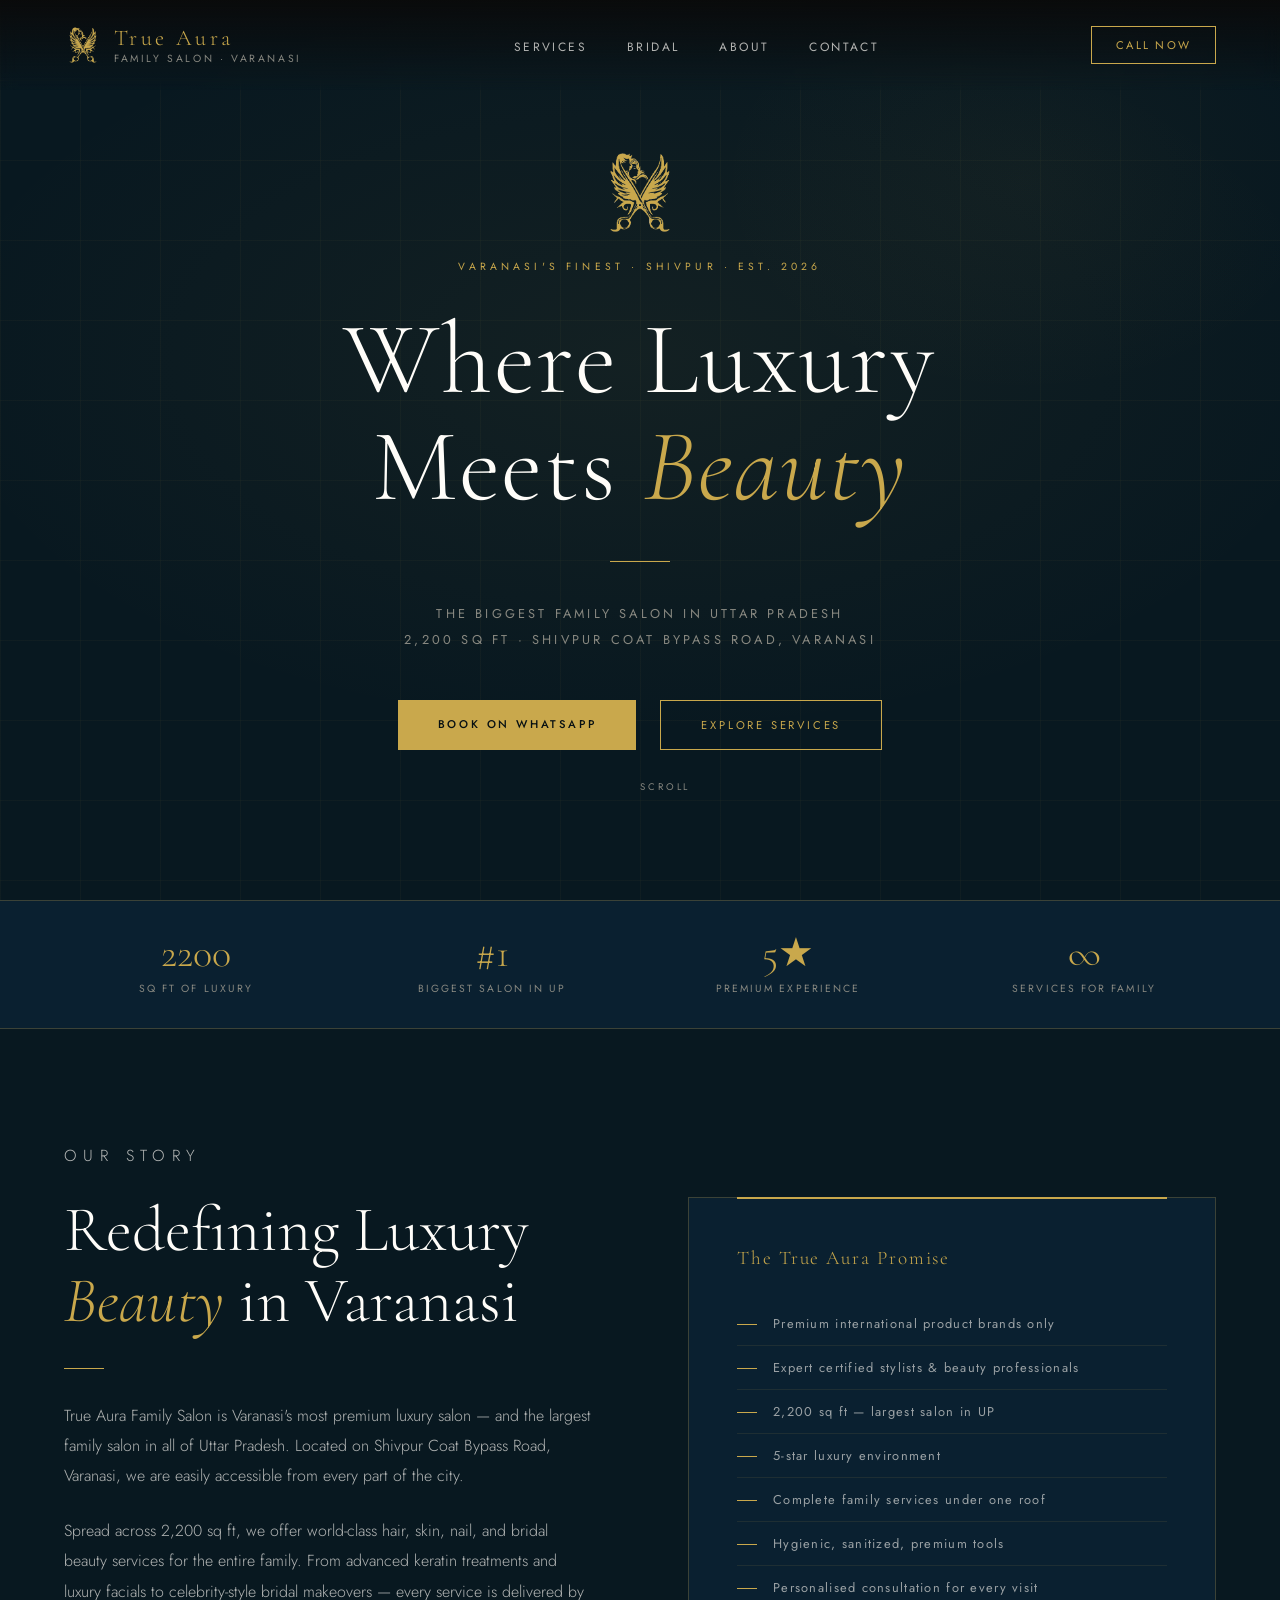
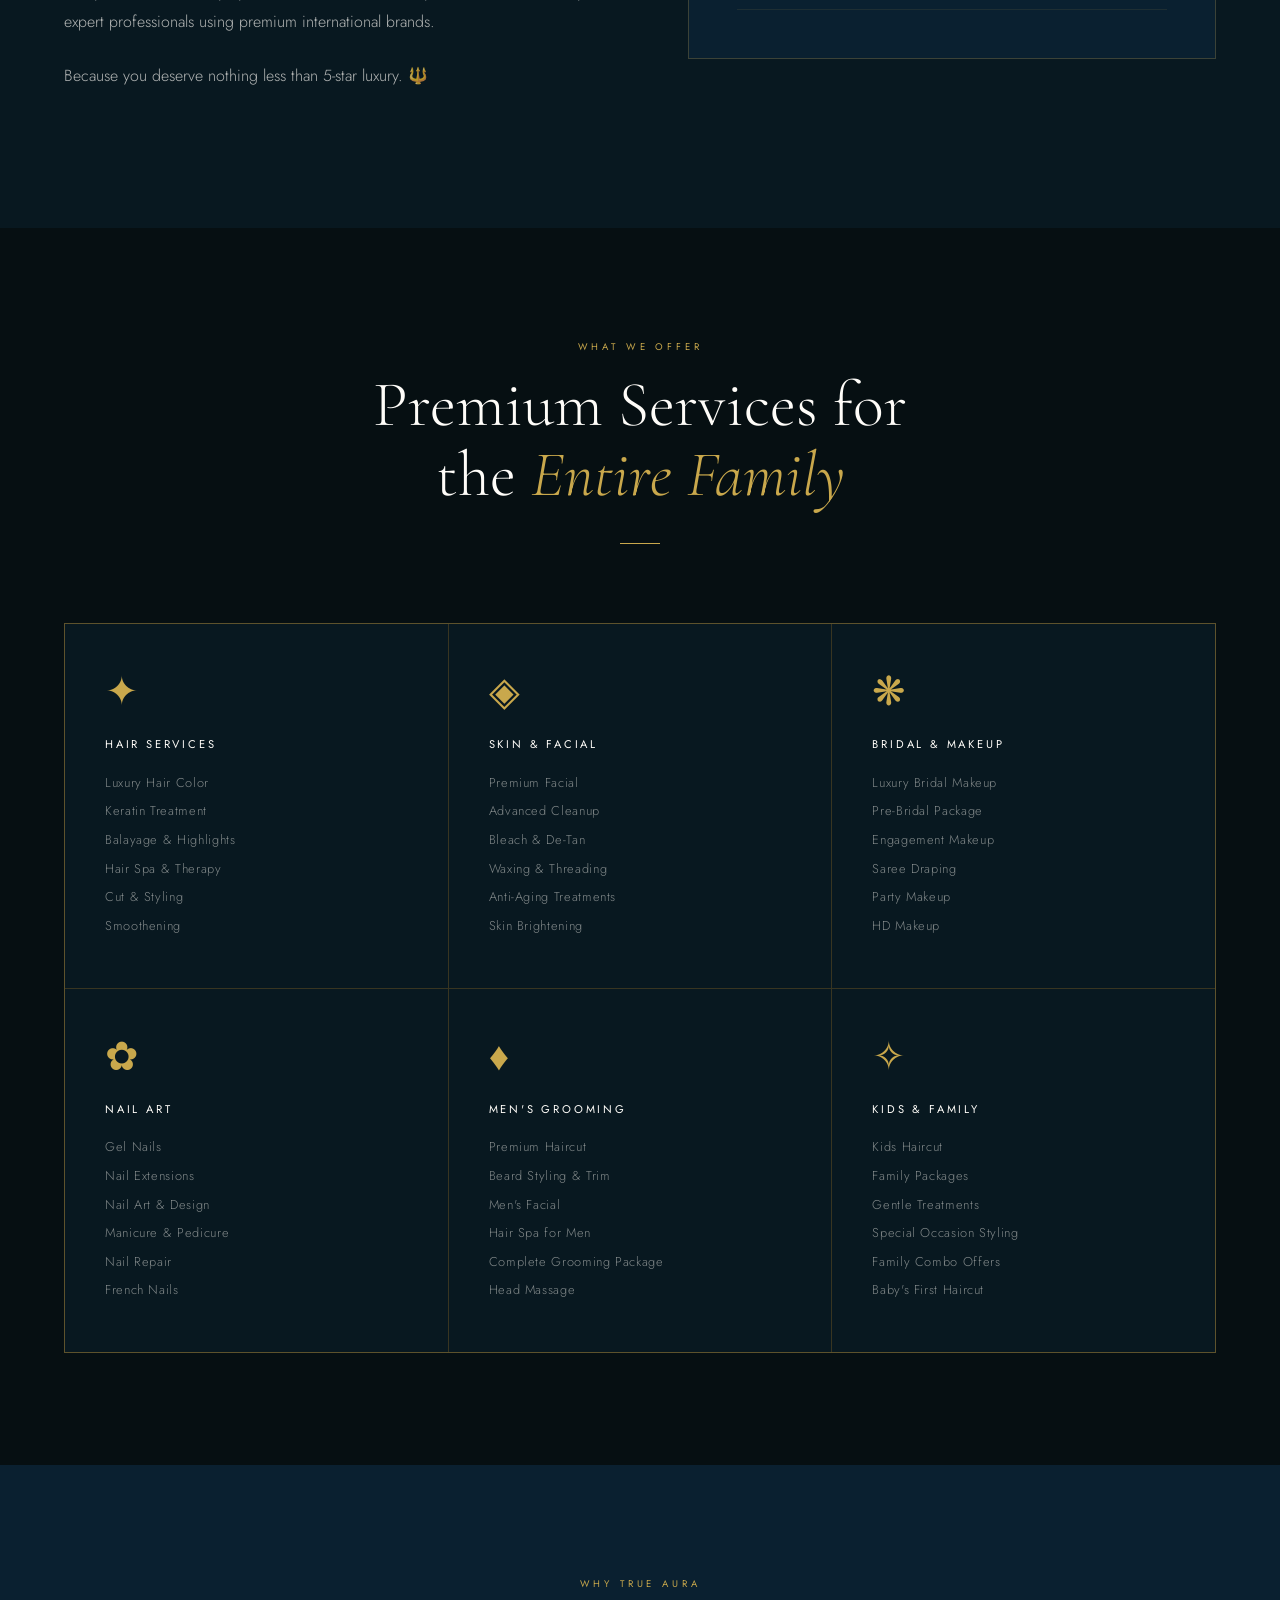
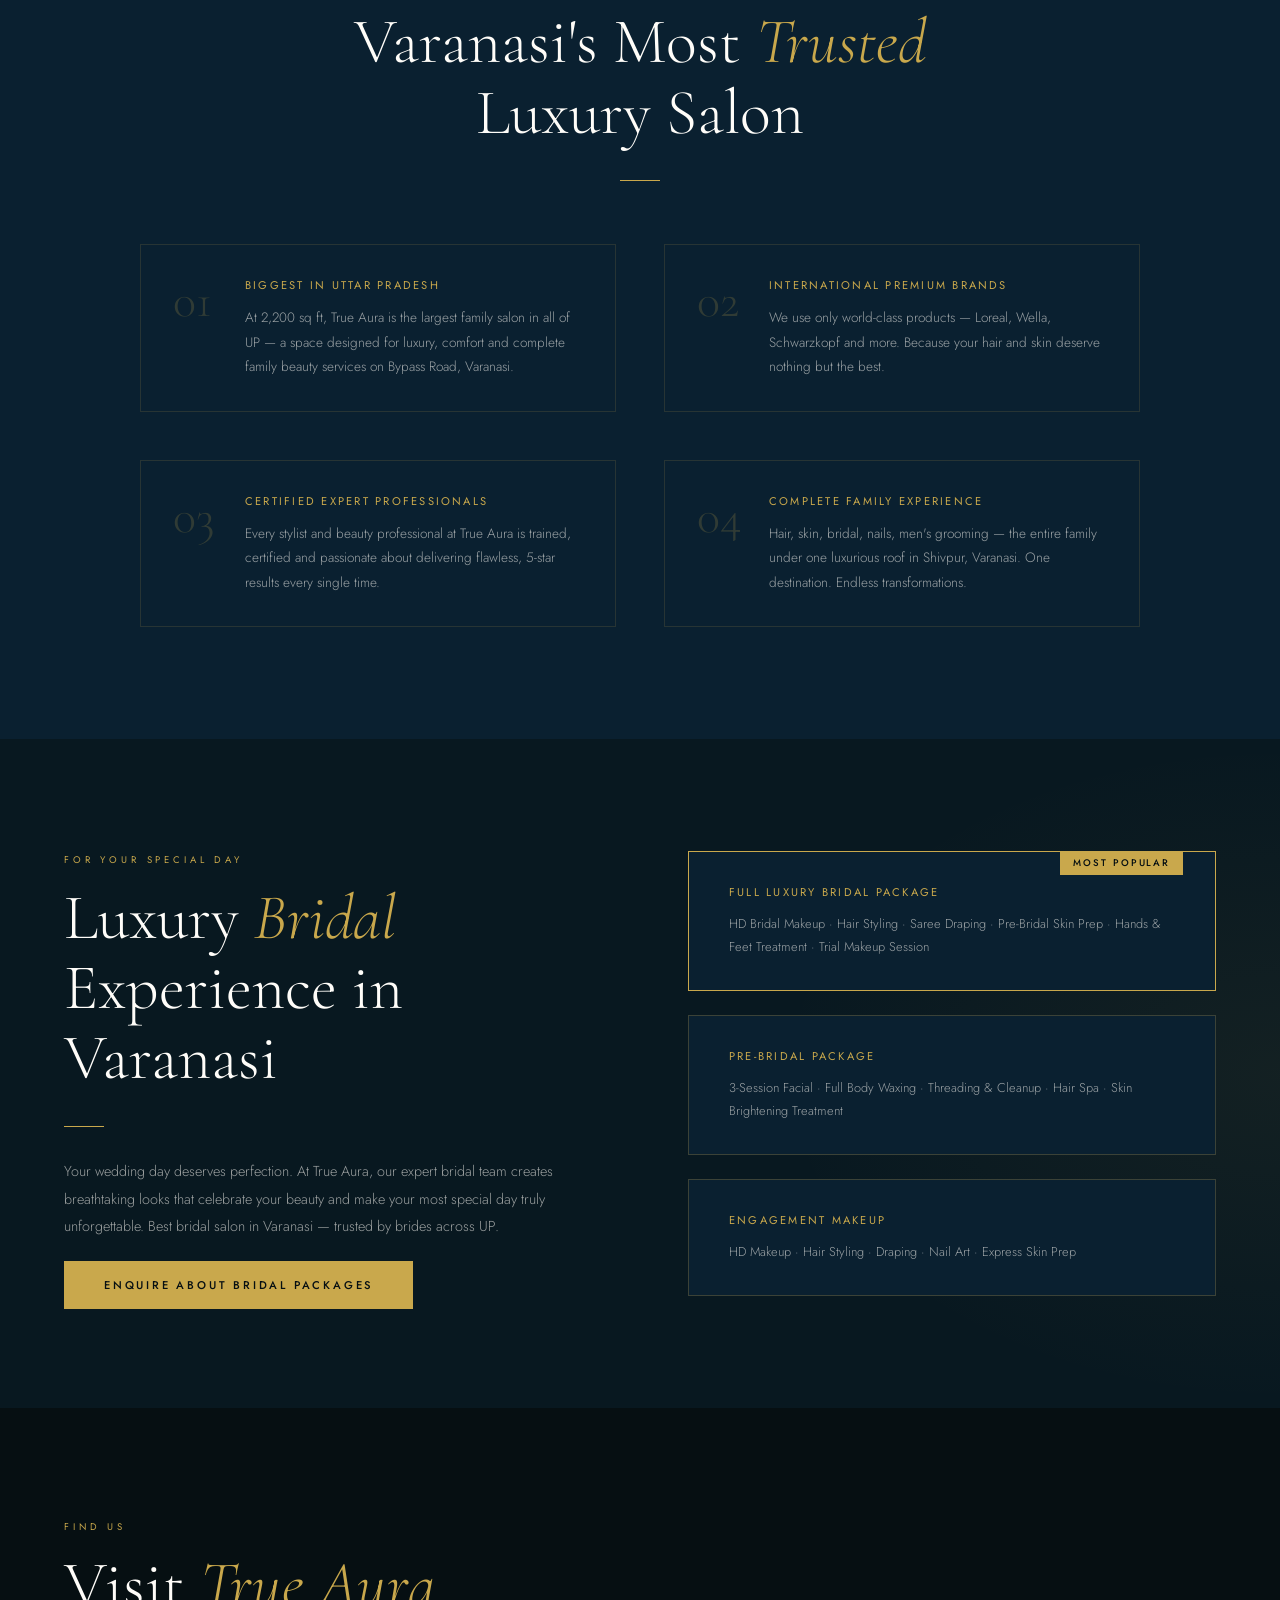
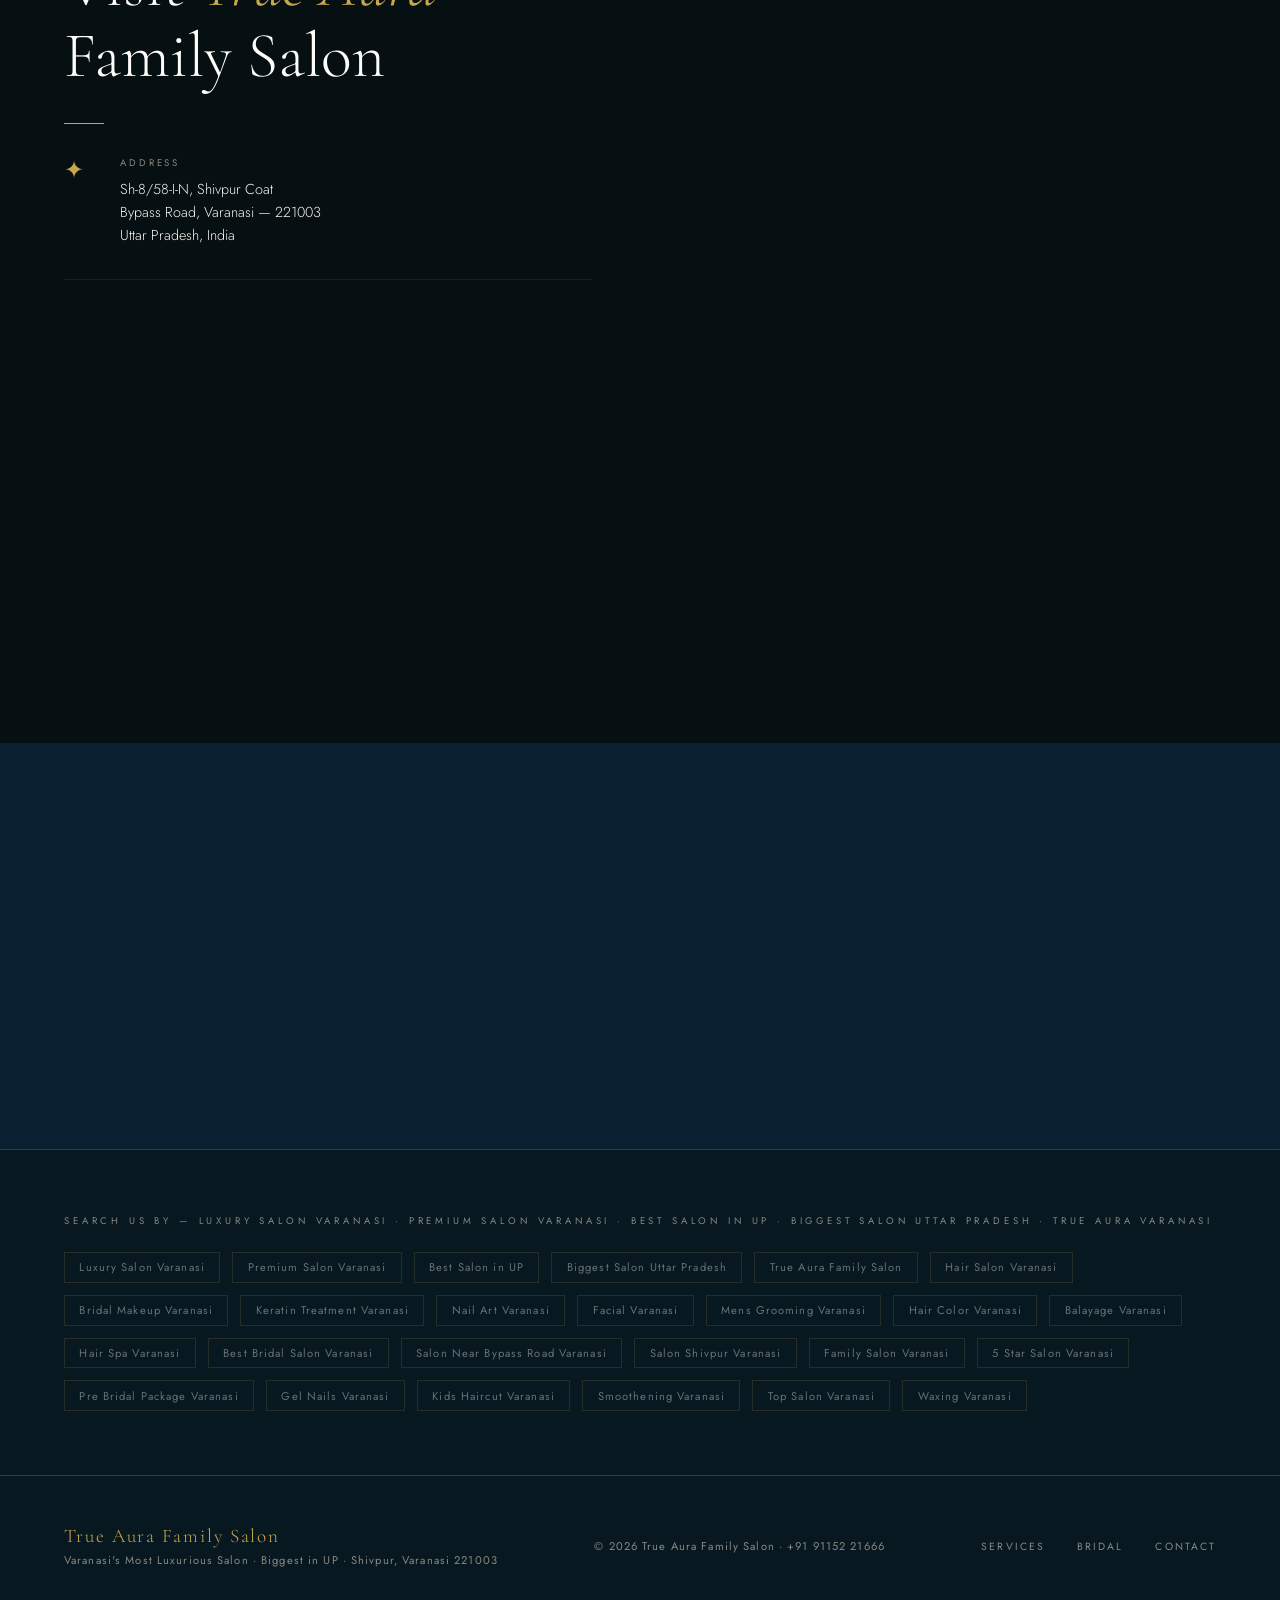
<file: index (1).html>
<!DOCTYPE html>
<html lang="en">
<head>
<meta charset="UTF-8">
<meta name="viewport" content="width=device-width, initial-scale=1.0">
<title>True Aura Family Salon — Luxury Salon in Varanasi | Biggest Salon in UP</title>
<meta name="description" content="True Aura Family Salon — Varanasi's most premium luxury salon and the biggest family salon in Uttar Pradesh. World-class hair, skin, bridal, nails & men's grooming in Shivpur, Varanasi. Call: 9115221666">
<meta name="keywords" content="luxury salon Varanasi, premium salon Varanasi, best salon in Varanasi, biggest salon in UP, biggest salon in Uttar Pradesh, best salon in Uttar Pradesh, luxury family salon Varanasi, premium family salon Varanasi, True Aura Family Salon, True Aura Salon Varanasi, salon near me Varanasi, hair salon Varanasi, best hair salon Varanasi, luxury hair salon Varanasi, hair color Varanasi, keratin treatment Varanasi, hair spa Varanasi, balayage Varanasi, highlights Varanasi, bridal makeup Varanasi, best bridal salon Varanasi, luxury bridal makeup Varanasi, bridal package Varanasi, pre bridal package Varanasi, wedding makeup Varanasi, facial Varanasi, premium facial Varanasi, skin care Varanasi, cleanup Varanasi, waxing Varanasi, nail art Varanasi, nail salon Varanasi, gel nails Varanasi, nail extensions Varanasi, mens grooming Varanasi, mens salon Varanasi, beard styling Varanasi, kids haircut Varanasi, family salon Varanasi, 5 star salon Varanasi, top salon Varanasi, best salon Shivpur, salon Shivpur Varanasi, salon near Bypass road Varanasi">
<meta name="robots" content="index, follow">
<meta name="author" content="True Aura Family Salon">
<meta name="geo.region" content="IN-UP">
<meta name="geo.placename" content="Varanasi">
<meta name="geo.position" content="25.3176;82.9739">
<meta name="ICBM" content="25.3176, 82.9739">
<link rel="canonical" href="https://trueauraofficial06-lab.github.io/trueaurasalon.github.io/">

<!-- Open Graph -->
<meta property="og:title" content="True Aura Family Salon — Luxury Salon in Varanasi">
<meta property="og:description" content="Varanasi's most premium luxury salon. Biggest family salon in Uttar Pradesh. Hair, Skin, Bridal, Nails & Men's Grooming in Shivpur, Varanasi.">
<meta property="og:type" content="website">
<meta property="og:url" content="https://trueauraofficial06-lab.github.io/trueaurasalon.github.io/">
<meta property="og:locale" content="en_IN">
<meta property="og:site_name" content="True Aura Family Salon">

<!-- Twitter Card -->
<meta name="twitter:card" content="summary_large_image">
<meta name="twitter:title" content="True Aura Family Salon — Luxury Salon in Varanasi">
<meta name="twitter:description" content="Varanasi's most premium luxury salon. Biggest family salon in UP.">

<!-- LOCAL BUSINESS SCHEMA MARKUP -->
<script type="application/ld+json">
{
  "@context": "https://schema.org",
  "@type": "HairSalon",
  "name": "True Aura Family Salon",
  "alternateName": ["True Aura Salon", "True Aura Family Salon Varanasi"],
  "description": "True Aura Family Salon is Varanasi's most premium luxury salon and the biggest family salon in Uttar Pradesh. Spread across 2200 sq ft in Shivpur, Varanasi, we offer world-class hair, skin, bridal, nail and men's grooming services.",
  "url": "https://trueauraofficial06-lab.github.io/trueaurasalon.github.io/",
  "telephone": "+919115221666",
  "priceRange": "₹₹₹",
  "image": "https://trueauraofficial06-lab.github.io/trueaurasalon.github.io/",
  "address": {
    "@type": "PostalAddress",
    "streetAddress": "Sh-8/58-I-N Shivpur Coat Bypass Road",
    "addressLocality": "Varanasi",
    "addressRegion": "Uttar Pradesh",
    "postalCode": "221003",
    "addressCountry": "IN"
  },
  "geo": {
    "@type": "GeoCoordinates",
    "latitude": "25.3176",
    "longitude": "82.9739"
  },
  "openingHoursSpecification": [
    {
      "@type": "OpeningHoursSpecification",
      "dayOfWeek": ["Monday","Tuesday","Wednesday","Thursday","Friday"],
      "opens": "10:00",
      "closes": "20:00"
    },
    {
      "@type": "OpeningHoursSpecification",
      "dayOfWeek": ["Saturday","Sunday"],
      "opens": "09:00",
      "closes": "21:00"
    }
  ],
  "hasMap": "https://maps.google.com/?q=Shivpur+Varanasi",
  "sameAs": [
    "https://www.instagram.com/trueaurasalon"
  ],
  "servesCuisine": null,
  "currenciesAccepted": "INR",
  "paymentAccepted": "Cash, UPI, Credit Card, Debit Card",
  "areaServed": {
    "@type": "City",
    "name": "Varanasi"
  },
  "knowsAbout": [
    "Luxury Hair Color",
    "Keratin Treatment",
    "Bridal Makeup",
    "Premium Facial",
    "Nail Art",
    "Men's Grooming",
    "Hair Spa",
    "Balayage",
    "Hair Extensions",
    "Pre-Bridal Package"
  ],
  "hasOfferCatalog": {
    "@type": "OfferCatalog",
    "name": "Salon Services",
    "itemListElement": [
      {"@type": "Offer", "itemOffered": {"@type": "Service", "name": "Luxury Hair Color", "description": "Premium global color brands. Highlights, balayage, ombre & full color."}},
      {"@type": "Offer", "itemOffered": {"@type": "Service", "name": "Keratin Treatment", "description": "Advanced smoothening & keratin therapy for frizz-free silky hair."}},
      {"@type": "Offer", "itemOffered": {"@type": "Service", "name": "Bridal Makeup Package", "description": "Full luxury bridal makeover with HD makeup, draping & pre-bridal skin prep."}},
      {"@type": "Offer", "itemOffered": {"@type": "Service", "name": "Premium Facial", "description": "Skin-transforming facials using advanced techniques & luxury skincare brands."}},
      {"@type": "Offer", "itemOffered": {"@type": "Service", "name": "Nail Art & Extensions", "description": "Gel nails, nail art, extensions — salon-grade finish."}},
      {"@type": "Offer", "itemOffered": {"@type": "Service", "name": "Men's Grooming Package", "description": "Premium haircut, beard styling & skin treatments for men."}},
      {"@type": "Offer", "itemOffered": {"@type": "Service", "name": "Hair Spa", "description": "Deep conditioning luxury hair spa using premium international products."}},
      {"@type": "Offer", "itemOffered": {"@type": "Service", "name": "Kids Haircut", "description": "Gentle expert haircuts for children in a luxury setting."}}
    ]
  }
}
</script>

<link rel="preconnect" href="https://fonts.googleapis.com">
<link href="https://fonts.googleapis.com/css2?family=Cormorant+Garamond:ital,wght@0,300;0,400;0,600;1,300;1,400&family=Jost:wght@200;300;400;500&display=swap" rel="stylesheet">
<style>
  *, *::before, *::after { margin: 0; padding: 0; box-sizing: border-box; }
  :root {
    --gold: #C9A84C;
    --gold-light: #E8D5A3;
    --gold-dark: #8B6914;
    --black: #060F12;
    --off-black: #081820;
    --charcoal: #0A2030;
    --cream: #FAF7F2;
    --warm-white: #FFFDF9;
    --text-muted: #888880;
    --border: rgba(201,168,76,0.25);
  }
  html { scroll-behavior: smooth; }
  body { font-family: 'Jost', sans-serif; background: var(--black); color: var(--cream); overflow-x: hidden; }
  nav {
    position: fixed; top: 0; left: 0; right: 0; z-index: 100;
    padding: 1.5rem 4rem;
    display: flex; align-items: center; justify-content: space-between;
    background: linear-gradient(to bottom, rgba(10,10,10,0.95), transparent);
    backdrop-filter: blur(8px);
  }
  .nav-logo { font-family: 'Cormorant Garamond', serif; font-size: 1.4rem; font-weight: 300; letter-spacing: 0.15em; color: var(--gold); text-decoration: none; }
  .nav-tagline { font-size: 0.65rem; letter-spacing: 0.25em; color: var(--text-muted); text-transform: uppercase; }
  .nav-links { display: flex; gap: 2.5rem; list-style: none; }
  .nav-links a { font-size: 0.75rem; letter-spacing: 0.2em; text-transform: uppercase; color: var(--cream); text-decoration: none; opacity: 0.7; transition: opacity 0.3s, color 0.3s; }
  .nav-links a:hover { opacity: 1; color: var(--gold); }

  .nav-logo-wrapper {
    display: flex;
    align-items: center;
    gap: 0.75rem;
    text-decoration: none;
  }
  .nav-logo-img {
    width: 38px;
    height: 38px;
    object-fit: contain;
  }
  .nav-logo-text { display: flex; flex-direction: column; }
  .hero-logo-img {
    width: 85px;
    height: 85px;
    object-fit: contain;
    margin: 0 auto 1.5rem;
    display: block;
    opacity: 0;
    animation: fadeUp 1s 0.1s forwards;
  }

  .nav-book { font-size: 0.7rem; letter-spacing: 0.2em; text-transform: uppercase; color: var(--gold); border: 0.5px solid var(--gold); padding: 0.6rem 1.5rem; text-decoration: none; transition: all 0.3s; }
  .nav-book:hover { background: var(--gold); color: var(--black); }
  .hero { min-height: 100vh; display: flex; align-items: center; justify-content: center; position: relative; overflow: hidden; background: var(--off-black); }
  .hero-bg { position: absolute; inset: 0; background: radial-gradient(ellipse 80% 60% at 50% 40%, rgba(201,168,76,0.06) 0%, transparent 70%), radial-gradient(ellipse 40% 40% at 80% 20%, rgba(201,168,76,0.04) 0%, transparent 60%); }
  .hero-lines { position: absolute; inset: 0; background-image: linear-gradient(to right, rgba(201,168,76,0.04) 1px, transparent 1px), linear-gradient(to bottom, rgba(201,168,76,0.04) 1px, transparent 1px); background-size: 80px 80px; }
  .hero-content { position: relative; z-index: 2; text-align: center; padding: 2rem; max-width: 900px; }
  .hero-eyebrow { font-size: 0.65rem; letter-spacing: 0.4em; text-transform: uppercase; color: var(--gold); margin-bottom: 2rem; opacity: 0; animation: fadeUp 1s 0.3s forwards; }
  .hero-title { font-family: 'Cormorant Garamond', serif; font-size: clamp(3.5rem, 8vw, 7rem); font-weight: 300; line-height: 1.05; letter-spacing: 0.02em; color: var(--warm-white); opacity: 0; animation: fadeUp 1s 0.5s forwards; }
  .hero-title em { font-style: italic; color: var(--gold); }
  .hero-divider { width: 60px; height: 0.5px; background: var(--gold); margin: 2.5rem auto; opacity: 0; animation: fadeUp 1s 0.7s forwards; }
  .hero-sub { font-size: 0.8rem; letter-spacing: 0.25em; text-transform: uppercase; color: var(--text-muted); line-height: 2; opacity: 0; animation: fadeUp 1s 0.9s forwards; }
  .hero-cta { margin-top: 3rem; display: flex; gap: 1.5rem; justify-content: center; flex-wrap: wrap; opacity: 0; animation: fadeUp 1s 1.1s forwards; }
  .btn-primary { font-size: 0.7rem; letter-spacing: 0.25em; text-transform: uppercase; color: var(--black); background: var(--gold); padding: 1rem 2.5rem; text-decoration: none; transition: all 0.3s; font-weight: 500; }
  .btn-primary:hover { background: var(--gold-light); }
  .btn-secondary { font-size: 0.7rem; letter-spacing: 0.25em; text-transform: uppercase; color: var(--gold); border: 0.5px solid var(--gold); padding: 1rem 2.5rem; text-decoration: none; transition: all 0.3s; }
  .btn-secondary:hover { background: rgba(201,168,76,0.1); }
  .hero-scroll { position: absolute; bottom: 3rem; left: 50%; transform: translateX(-50%); display: flex; flex-direction: column; align-items: center; gap: 0.5rem; opacity: 0; animation: fadeUp 1s 1.5s forwards; }
  .hero-scroll span { font-size: 0.6rem; letter-spacing: 0.3em; text-transform: uppercase; color: var(--text-muted); }
  .scroll-line { width: 0.5px; height: 50px; background: linear-gradient(to bottom, var(--gold), transparent); animation: scrollPulse 2s infinite; }
  .stats-bar { background: var(--charcoal); border-top: 0.5px solid var(--border); border-bottom: 0.5px solid var(--border); padding: 2rem 4rem; display: grid; grid-template-columns: repeat(4, 1fr); gap: 2rem; }
  .stat-item { text-align: center; }
  .stat-number { font-family: 'Cormorant Garamond', serif; font-size: 2.5rem; font-weight: 300; color: var(--gold); line-height: 1; }
  .stat-label { font-size: 0.65rem; letter-spacing: 0.2em; text-transform: uppercase; color: var(--text-muted); margin-top: 0.5rem; }
  section { padding: 7rem 4rem; }
  .section-eyebrow { font-size: 0.6rem; letter-spacing: 0.4em; text-transform: uppercase; color: var(--gold); margin-bottom: 1rem; }
  .section-title { font-family: 'Cormorant Garamond', serif; font-size: clamp(2.5rem, 5vw, 4rem); font-weight: 300; line-height: 1.1; color: var(--warm-white); max-width: 600px; }
  .section-title em { font-style: italic; color: var(--gold); }
  .gold-line { width: 40px; height: 0.5px; background: var(--gold); margin: 2rem 0; }
  .about { background: var(--off-black); }
  .about-grid { display: grid; grid-template-columns: 1fr 1fr; gap: 6rem; align-items: center; max-width: 1200px; margin: 0 auto; }
  .about-text p { font-size: 1rem; font-weight: 300; line-height: 1.9; color: rgba(250,247,242,0.7); margin-bottom: 1.5rem; }
  .about-card { background: var(--charcoal); border: 0.5px solid var(--border); padding: 3rem; position: relative; }
  .about-card::before { content: ''; position: absolute; top: -1px; left: 3rem; right: 3rem; height: 2px; background: var(--gold); }
  .about-card-title { font-family: 'Cormorant Garamond', serif; font-size: 1.2rem; font-weight: 300; color: var(--gold); letter-spacing: 0.1em; margin-bottom: 2rem; }
  .feature-list { list-style: none; }
  .feature-list li { font-size: 0.8rem; letter-spacing: 0.1em; color: rgba(250,247,242,0.6); padding: 0.75rem 0; border-bottom: 0.5px solid rgba(201,168,76,0.1); display: flex; align-items: center; gap: 1rem; }
  .feature-list li::before { content: ''; width: 20px; height: 0.5px; background: var(--gold); flex-shrink: 0; }
  .services { background: var(--black); }
  .services-header { text-align: center; max-width: 600px; margin: 0 auto 5rem; }
  .services-header .section-title { max-width: 100%; }
  .services-header .gold-line { margin: 2rem auto; }
  .services-grid { display: grid; grid-template-columns: repeat(3, 1fr); gap: 1px; background: var(--border); max-width: 1200px; margin: 0 auto; border: 0.5px solid var(--border); }
  .service-card { background: var(--off-black); padding: 3rem 2.5rem; transition: background 0.4s; position: relative; overflow: hidden; }
  .service-card::after { content: ''; position: absolute; bottom: 0; left: 0; right: 0; height: 2px; background: var(--gold); transform: scaleX(0); transition: transform 0.4s; }
  .service-card:hover { background: var(--charcoal); }
  .service-card:hover::after { transform: scaleX(1); }
  .service-icon { font-family: 'Cormorant Garamond', serif; font-size: 2.5rem; color: var(--gold); font-weight: 300; margin-bottom: 1.5rem; line-height: 1; }
  .service-name { font-size: 0.7rem; letter-spacing: 0.25em; text-transform: uppercase; color: var(--warm-white); margin-bottom: 1rem; font-weight: 400; }
  .service-items { list-style: none; }
  .service-items li { font-size: 0.8rem; font-weight: 300; color: rgba(250,247,242,0.5); padding: 0.3rem 0; letter-spacing: 0.05em; }
  .why { background: var(--charcoal); }
  .why-grid { display: grid; grid-template-columns: repeat(2, 1fr); gap: 3rem; max-width: 1000px; margin: 4rem auto 0; }
  .why-item { display: flex; gap: 1.5rem; padding: 2rem; border: 0.5px solid rgba(201,168,76,0.15); transition: border-color 0.3s; }
  .why-item:hover { border-color: var(--gold); }
  .why-number { font-family: 'Cormorant Garamond', serif; font-size: 3rem; font-weight: 300; color: rgba(201,168,76,0.2); line-height: 1; flex-shrink: 0; min-width: 3rem; }
  .why-content h3 { font-size: 0.7rem; letter-spacing: 0.2em; text-transform: uppercase; color: var(--gold); margin-bottom: 0.75rem; font-weight: 400; }
  .why-content p { font-size: 0.85rem; font-weight: 300; color: rgba(250,247,242,0.6); line-height: 1.8; }
  .bridal { background: var(--off-black); position: relative; overflow: hidden; }
  .bridal::before { content: ''; position: absolute; top: 0; right: 0; bottom: 0; width: 40%; background: radial-gradient(ellipse at right, rgba(201,168,76,0.06), transparent 70%); }
  .bridal-inner { max-width: 1200px; margin: 0 auto; display: grid; grid-template-columns: 1fr 1fr; gap: 6rem; align-items: center; position: relative; z-index: 2; }
  .bridal-packages { display: flex; flex-direction: column; gap: 1.5rem; }
  .package-card { background: var(--charcoal); border: 0.5px solid var(--border); padding: 2rem 2.5rem; position: relative; transition: border-color 0.3s; }
  .package-card:hover { border-color: var(--gold); }
  .package-card.featured { border-color: var(--gold); }
  .package-card.featured::before { content: 'Most Popular'; position: absolute; top: -1px; right: 2rem; font-size: 0.6rem; letter-spacing: 0.2em; text-transform: uppercase; background: var(--gold); color: var(--black); padding: 0.3rem 0.8rem; font-weight: 500; }
  .package-name { font-size: 0.7rem; letter-spacing: 0.2em; text-transform: uppercase; color: var(--gold); margin-bottom: 0.75rem; }
  .package-includes { font-size: 0.8rem; font-weight: 300; color: rgba(250,247,242,0.6); line-height: 1.8; }
  .contact { background: var(--black); }
  .contact-inner { max-width: 1200px; margin: 0 auto; display: grid; grid-template-columns: 1fr 1fr; gap: 6rem; }
  .contact-info { display: flex; flex-direction: column; gap: 2rem; }
  .contact-item { display: flex; gap: 1.5rem; padding-bottom: 2rem; border-bottom: 0.5px solid rgba(201,168,76,0.1); }
  .contact-icon { font-family: 'Cormorant Garamond', serif; font-size: 1.5rem; color: var(--gold); width: 2rem; flex-shrink: 0; }
  .contact-detail label { display: block; font-size: 0.6rem; letter-spacing: 0.3em; text-transform: uppercase; color: var(--text-muted); margin-bottom: 0.5rem; }
  .contact-detail p { font-size: 0.9rem; font-weight: 300; color: var(--cream); line-height: 1.6; }
  .hours-grid { display: grid; grid-template-columns: 1fr 1fr; gap: 0.5rem; margin-top: 0.5rem; }
  .hours-grid span { font-size: 0.75rem; font-weight: 300; color: rgba(250,247,242,0.6); }
  .book-panel { background: var(--charcoal); border: 0.5px solid var(--border); padding: 3.5rem; position: relative; }
  .book-panel::before { content: ''; position: absolute; top: -1px; left: 0; right: 0; height: 2px; background: linear-gradient(to right, transparent, var(--gold), transparent); }
  .book-title { font-family: 'Cormorant Garamond', serif; font-size: 2rem; font-weight: 300; color: var(--warm-white); margin-bottom: 0.5rem; }
  .book-sub { font-size: 0.75rem; font-weight: 300; color: var(--text-muted); margin-bottom: 2.5rem; letter-spacing: 0.1em; }
  .book-options { display: flex; flex-direction: column; gap: 1rem; }
  .book-option { display: flex; align-items: center; gap: 1rem; padding: 1.25rem 1.5rem; border: 0.5px solid rgba(201,168,76,0.2); text-decoration: none; transition: all 0.3s; color: var(--cream); }
  .book-option:hover { border-color: var(--gold); background: rgba(201,168,76,0.05); }
  .book-option-icon { font-family: 'Cormorant Garamond', serif; font-size: 1.2rem; color: var(--gold); width: 2rem; flex-shrink: 0; }
  .book-option-text label { display: block; font-size: 0.6rem; letter-spacing: 0.25em; text-transform: uppercase; color: var(--text-muted); margin-bottom: 0.2rem; cursor: pointer; }
  .book-option-text span { font-size: 0.9rem; font-weight: 300; }
  .keywords-section { background: var(--off-black); border-top: 0.5px solid var(--border); padding: 4rem; }
  .keywords-inner { max-width: 1200px; margin: 0 auto; }
  .keywords-title { font-size: 0.6rem; letter-spacing: 0.4em; text-transform: uppercase; color: var(--text-muted); margin-bottom: 1.5rem; }
  .keywords-cloud { display: flex; flex-wrap: wrap; gap: 0.75rem; }
  .keyword-tag { font-size: 0.7rem; letter-spacing: 0.1em; color: rgba(250,247,242,0.4); border: 0.5px solid rgba(201,168,76,0.15); padding: 0.4rem 0.9rem; transition: all 0.3s; }
  .keyword-tag:hover { color: var(--gold); border-color: var(--gold); }
  footer { background: var(--off-black); border-top: 0.5px solid var(--border); padding: 3rem 4rem; display: flex; align-items: center; justify-content: space-between; flex-wrap: wrap; gap: 1rem; }
  .footer-logo { font-family: 'Cormorant Garamond', serif; font-size: 1.2rem; font-weight: 300; color: var(--gold); letter-spacing: 0.1em; }
  .footer-text { font-size: 0.7rem; color: var(--text-muted); letter-spacing: 0.1em; }
  .footer-links { display: flex; gap: 2rem; }
  .footer-links a { font-size: 0.65rem; letter-spacing: 0.2em; text-transform: uppercase; color: var(--text-muted); text-decoration: none; transition: color 0.3s; }
  .footer-links a:hover { color: var(--gold); }
  .map-section { background: var(--charcoal); padding: 0; }
  .map-section iframe { width: 100%; height: 400px; border: none; filter: grayscale(80%) invert(90%) contrast(90%); opacity: 0.7; }
  @keyframes fadeUp { from { opacity: 0; transform: translateY(30px); } to { opacity: 1; transform: translateY(0); } }
  @keyframes scrollPulse { 0%, 100% { opacity: 1; } 50% { opacity: 0.3; } }
  .reveal { opacity: 0; transform: translateY(30px); transition: opacity 0.8s ease, transform 0.8s ease; }
  .reveal.visible { opacity: 1; transform: translateY(0); }
  @media (max-width: 900px) {
    nav { padding: 1.5rem 2rem; }
    .nav-links { display: none; }
    section { padding: 5rem 2rem; }
    .stats-bar { grid-template-columns: repeat(2,1fr); padding: 2rem; }
    .about-grid, .bridal-inner, .contact-inner { grid-template-columns: 1fr; gap: 3rem; }
    .services-grid { grid-template-columns: 1fr; }
    .why-grid { grid-template-columns: 1fr; }
    footer { flex-direction: column; text-align: center; }
    .keywords-section { padding: 3rem 2rem; }
  }
</style>
</head>
<body>

<nav>
  <a href="#" class="nav-logo-wrapper">
    <img src="[data-uri]" alt="True Aura Family Salon Logo" class="nav-logo-img">
    <div class="nav-logo-text">
      <span class="nav-logo">True Aura</span>
      <span class="nav-tagline">Family Salon · Varanasi</span>
    </div>
  </a>
  <ul class="nav-links">
    <li><a href="#services">Services</a></li>
    <li><a href="#bridal">Bridal</a></li>
    <li><a href="#about">About</a></li>
    <li><a href="#contact">Contact</a></li>
  </ul>
  <a href="tel:+919115221666" class="nav-book">Call Now</a>
</nav>

<section class="hero" id="home">
  <div class="hero-bg"></div>
  <div class="hero-lines"></div>
  <div class="hero-content">
    <img src="[data-uri]" alt="True Aura Logo" class="hero-logo-img">
    <p class="hero-eyebrow">Varanasi's Finest · Shivpur · Est. 2026</p>
    <h1 class="hero-title">Where Luxury<br>Meets <em>Beauty</em></h1>
    <div class="hero-divider"></div>
    <p class="hero-sub">
      The Biggest Family Salon in Uttar Pradesh<br>
      2,200 Sq Ft · Shivpur Coat Bypass Road, Varanasi
    </p>
    <div class="hero-cta">
      <a href="https://wa.me/919115221666" class="btn-primary">Book on WhatsApp</a>
      <a href="#services" class="btn-secondary">Explore Services</a>
    </div>
  </div>
  <div class="hero-scroll">
    <span>Scroll</span>
    <div class="scroll-line"></div>
  </div>
</section>

<div class="stats-bar">
  <div class="stat-item reveal">
    <div class="stat-number">2200</div>
    <div class="stat-label">Sq Ft of Luxury</div>
  </div>
  <div class="stat-item reveal">
    <div class="stat-number">#1</div>
    <div class="stat-label">Biggest Salon in UP</div>
  </div>
  <div class="stat-item reveal">
    <div class="stat-number">5★</div>
    <div class="stat-label">Premium Experience</div>
  </div>
  <div class="stat-item reveal">
    <div class="stat-number">∞</div>
    <div class="stat-label">Services for Family</div>
  </div>
</div>

<section class="about" id="about">
  <div class="about-grid">
    <div class="about-text reveal">
      <p class="section-eyebrow">Our Story</p>
      <h2 class="section-title">Redefining Luxury <em>Beauty</em> in Varanasi</h2>
      <div class="gold-line"></div>
      <p>True Aura Family Salon is Varanasi's most premium luxury salon — and the largest family salon in all of Uttar Pradesh. Located on Shivpur Coat Bypass Road, Varanasi, we are easily accessible from every part of the city.</p>
      <p>Spread across 2,200 sq ft, we offer world-class hair, skin, nail, and bridal beauty services for the entire family. From advanced keratin treatments and luxury facials to celebrity-style bridal makeovers — every service is delivered by expert professionals using premium international brands.</p>
      <p>Because you deserve nothing less than 5-star luxury. 🔱</p>
    </div>
    <div class="about-visual reveal">
      <div class="about-card">
        <div class="about-card-title">The True Aura Promise</div>
        <ul class="feature-list">
          <li>Premium international product brands only</li>
          <li>Expert certified stylists & beauty professionals</li>
          <li>2,200 sq ft — largest salon in UP</li>
          <li>5-star luxury environment</li>
          <li>Complete family services under one roof</li>
          <li>Hygienic, sanitized, premium tools</li>
          <li>Personalised consultation for every visit</li>
        </ul>
      </div>
    </div>
  </div>
</section>

<section class="services" id="services">
  <div class="services-header reveal">
    <p class="section-eyebrow">What We Offer</p>
    <h2 class="section-title">Premium Services for the <em>Entire Family</em></h2>
    <div class="gold-line"></div>
  </div>
  <div class="services-grid">
    <div class="service-card reveal">
      <div class="service-icon">✦</div>
      <div class="service-name">Hair Services</div>
      <ul class="service-items">
        <li>Luxury Hair Color</li>
        <li>Keratin Treatment</li>
        <li>Balayage & Highlights</li>
        <li>Hair Spa & Therapy</li>
        <li>Cut & Styling</li>
        <li>Smoothening</li>
      </ul>
    </div>
    <div class="service-card reveal">
      <div class="service-icon">◈</div>
      <div class="service-name">Skin & Facial</div>
      <ul class="service-items">
        <li>Premium Facial</li>
        <li>Advanced Cleanup</li>
        <li>Bleach & De-Tan</li>
        <li>Waxing & Threading</li>
        <li>Anti-Aging Treatments</li>
        <li>Skin Brightening</li>
      </ul>
    </div>
    <div class="service-card reveal">
      <div class="service-icon">❋</div>
      <div class="service-name">Bridal & Makeup</div>
      <ul class="service-items">
        <li>Luxury Bridal Makeup</li>
        <li>Pre-Bridal Package</li>
        <li>Engagement Makeup</li>
        <li>Saree Draping</li>
        <li>Party Makeup</li>
        <li>HD Makeup</li>
      </ul>
    </div>
    <div class="service-card reveal">
      <div class="service-icon">✿</div>
      <div class="service-name">Nail Art</div>
      <ul class="service-items">
        <li>Gel Nails</li>
        <li>Nail Extensions</li>
        <li>Nail Art & Design</li>
        <li>Manicure & Pedicure</li>
        <li>Nail Repair</li>
        <li>French Nails</li>
      </ul>
    </div>
    <div class="service-card reveal">
      <div class="service-icon">♦</div>
      <div class="service-name">Men's Grooming</div>
      <ul class="service-items">
        <li>Premium Haircut</li>
        <li>Beard Styling & Trim</li>
        <li>Men's Facial</li>
        <li>Hair Spa for Men</li>
        <li>Complete Grooming Package</li>
        <li>Head Massage</li>
      </ul>
    </div>
    <div class="service-card reveal">
      <div class="service-icon">✧</div>
      <div class="service-name">Kids & Family</div>
      <ul class="service-items">
        <li>Kids Haircut</li>
        <li>Family Packages</li>
        <li>Gentle Treatments</li>
        <li>Special Occasion Styling</li>
        <li>Family Combo Offers</li>
        <li>Baby's First Haircut</li>
      </ul>
    </div>
  </div>
</section>

<section class="why" id="why">
  <div style="max-width:1200px; margin: 0 auto;">
    <div class="reveal" style="text-align:center; max-width:600px; margin: 0 auto 1rem;">
      <p class="section-eyebrow">Why True Aura</p>
      <h2 class="section-title" style="max-width:100%">Varanasi's Most <em>Trusted</em> Luxury Salon</h2>
      <div class="gold-line" style="margin: 2rem auto;"></div>
    </div>
    <div class="why-grid">
      <div class="why-item reveal">
        <div class="why-number">01</div>
        <div class="why-content">
          <h3>Biggest in Uttar Pradesh</h3>
          <p>At 2,200 sq ft, True Aura is the largest family salon in all of UP — a space designed for luxury, comfort and complete family beauty services on Bypass Road, Varanasi.</p>
        </div>
      </div>
      <div class="why-item reveal">
        <div class="why-number">02</div>
        <div class="why-content">
          <h3>International Premium Brands</h3>
          <p>We use only world-class products — Loreal, Wella, Schwarzkopf and more. Because your hair and skin deserve nothing but the best.</p>
        </div>
      </div>
      <div class="why-item reveal">
        <div class="why-number">03</div>
        <div class="why-content">
          <h3>Certified Expert Professionals</h3>
          <p>Every stylist and beauty professional at True Aura is trained, certified and passionate about delivering flawless, 5-star results every single time.</p>
        </div>
      </div>
      <div class="why-item reveal">
        <div class="why-number">04</div>
        <div class="why-content">
          <h3>Complete Family Experience</h3>
          <p>Hair, skin, bridal, nails, men's grooming — the entire family under one luxurious roof in Shivpur, Varanasi. One destination. Endless transformations.</p>
        </div>
      </div>
    </div>
  </div>
</section>

<section class="bridal" id="bridal">
  <div class="bridal-inner">
    <div class="reveal">
      <p class="section-eyebrow">For Your Special Day</p>
      <h2 class="section-title">Luxury <em>Bridal</em> Experience in Varanasi</h2>
      <div class="gold-line"></div>
      <p style="font-size:0.9rem; font-weight:300; color:rgba(250,247,242,0.6); line-height:1.9; margin-bottom:2rem;">Your wedding day deserves perfection. At True Aura, our expert bridal team creates breathtaking looks that celebrate your beauty and make your most special day truly unforgettable. Best bridal salon in Varanasi — trusted by brides across UP.</p>
      <a href="https://wa.me/919115221666" class="btn-primary">Enquire About Bridal Packages</a>
    </div>
    <div class="bridal-packages reveal">
      <div class="package-card featured">
        <div class="package-name">Full Luxury Bridal Package</div>
        <div class="package-includes">HD Bridal Makeup · Hair Styling · Saree Draping · Pre-Bridal Skin Prep · Hands & Feet Treatment · Trial Makeup Session</div>
      </div>
      <div class="package-card">
        <div class="package-name">Pre-Bridal Package</div>
        <div class="package-includes">3-Session Facial · Full Body Waxing · Threading & Cleanup · Hair Spa · Skin Brightening Treatment</div>
      </div>
      <div class="package-card">
        <div class="package-name">Engagement Makeup</div>
        <div class="package-includes">HD Makeup · Hair Styling · Draping · Nail Art · Express Skin Prep</div>
      </div>
    </div>
  </div>
</section>

<section class="contact" id="contact">
  <div class="contact-inner">
    <div>
      <p class="section-eyebrow reveal">Find Us</p>
      <h2 class="section-title reveal">Visit <em>True Aura</em><br>Family Salon</h2>
      <div class="gold-line reveal"></div>
      <div class="contact-info">
        <div class="contact-item reveal">
          <div class="contact-icon">✦</div>
          <div class="contact-detail">
            <label>Address</label>
            <p>Sh-8/58-I-N, Shivpur Coat<br>Bypass Road, Varanasi — 221003<br>Uttar Pradesh, India</p>
          </div>
        </div>
        <div class="contact-item reveal">
          <div class="contact-icon">◈</div>
          <div class="contact-detail">
            <label>Opening Hours</label>
            <div class="hours-grid">
              <span>Mon – Fri</span><span>10:00 AM – 8:00 PM</span>
              <span>Sat – Sun</span><span>9:00 AM – 9:00 PM</span>
            </div>
          </div>
        </div>
        <div class="contact-item reveal">
          <div class="contact-icon">❋</div>
          <div class="contact-detail">
            <label>Phone & WhatsApp</label>
            <p>+91 91152 21666</p>
          </div>
        </div>
        <div class="contact-item reveal">
          <div class="contact-icon">✿</div>
          <div class="contact-detail">
            <label>Follow Us</label>
            <p>Instagram: @trueaurasalon</p>
          </div>
        </div>
      </div>
    </div>
    <div class="book-panel reveal">
      <div class="book-title">Book Your Appointment</div>
      <div class="book-sub">Varanasi's most premium luxury salon awaits you</div>
      <div class="book-options">
        <a href="https://wa.me/919115221666" class="book-option">
          <div class="book-option-icon">✦</div>
          <div class="book-option-text">
            <label>Fastest Booking</label>
            <span>WhatsApp: +91 91152 21666</span>
          </div>
        </a>
        <a href="tel:+919115221666" class="book-option">
          <div class="book-option-icon">◈</div>
          <div class="book-option-text">
            <label>Call Directly</label>
            <span>+91 91152 21666</span>
          </div>
        </a>
        <a href="https://instagram.com/trueaurasalon" class="book-option">
          <div class="book-option-icon">❋</div>
          <div class="book-option-text">
            <label>DM on Instagram</label>
            <span>@trueaurasalon</span>
          </div>
        </a>
      </div>
    </div>
  </div>
</section>

<div class="map-section">
  <iframe src="https://maps.google.com/maps?q=Shivpur+Coat+Bypass+Road+Varanasi+221003&output=embed" allowfullscreen loading="lazy"></iframe>
</div>

<div class="keywords-section">
  <div class="keywords-inner">
    <div class="keywords-title">Search us by — Luxury Salon Varanasi · Premium Salon Varanasi · Best Salon in UP · Biggest Salon Uttar Pradesh · True Aura Varanasi</div>
    <div class="keywords-cloud">
      <span class="keyword-tag">Luxury Salon Varanasi</span>
      <span class="keyword-tag">Premium Salon Varanasi</span>
      <span class="keyword-tag">Best Salon in UP</span>
      <span class="keyword-tag">Biggest Salon Uttar Pradesh</span>
      <span class="keyword-tag">True Aura Family Salon</span>
      <span class="keyword-tag">Hair Salon Varanasi</span>
      <span class="keyword-tag">Bridal Makeup Varanasi</span>
      <span class="keyword-tag">Keratin Treatment Varanasi</span>
      <span class="keyword-tag">Nail Art Varanasi</span>
      <span class="keyword-tag">Facial Varanasi</span>
      <span class="keyword-tag">Mens Grooming Varanasi</span>
      <span class="keyword-tag">Hair Color Varanasi</span>
      <span class="keyword-tag">Balayage Varanasi</span>
      <span class="keyword-tag">Hair Spa Varanasi</span>
      <span class="keyword-tag">Best Bridal Salon Varanasi</span>
      <span class="keyword-tag">Salon Near Bypass Road Varanasi</span>
      <span class="keyword-tag">Salon Shivpur Varanasi</span>
      <span class="keyword-tag">Family Salon Varanasi</span>
      <span class="keyword-tag">5 Star Salon Varanasi</span>
      <span class="keyword-tag">Pre Bridal Package Varanasi</span>
      <span class="keyword-tag">Gel Nails Varanasi</span>
      <span class="keyword-tag">Kids Haircut Varanasi</span>
      <span class="keyword-tag">Smoothening Varanasi</span>
      <span class="keyword-tag">Top Salon Varanasi</span>
      <span class="keyword-tag">Waxing Varanasi</span>
    </div>
  </div>
</div>

<footer>
  <div>
    <div class="footer-logo">True Aura Family Salon</div>
    <div class="footer-text" style="margin-top:0.25rem;">Varanasi's Most Luxurious Salon · Biggest in UP · Shivpur, Varanasi 221003</div>
  </div>
  <div class="footer-text">© 2026 True Aura Family Salon · +91 91152 21666</div>
  <div class="footer-links">
    <a href="#services">Services</a>
    <a href="#bridal">Bridal</a>
    <a href="#contact">Contact</a>
  </div>
</footer>

<script>
const observer = new IntersectionObserver((entries) => {
  entries.forEach((entry, i) => {
    if (entry.isIntersecting) {
      setTimeout(() => entry.target.classList.add('visible'), i * 80);
    }
  });
}, { threshold: 0.1 });
document.querySelectorAll('.reveal').forEach(el => observer.observe(el));
</script>
</body>
</html>
</file>
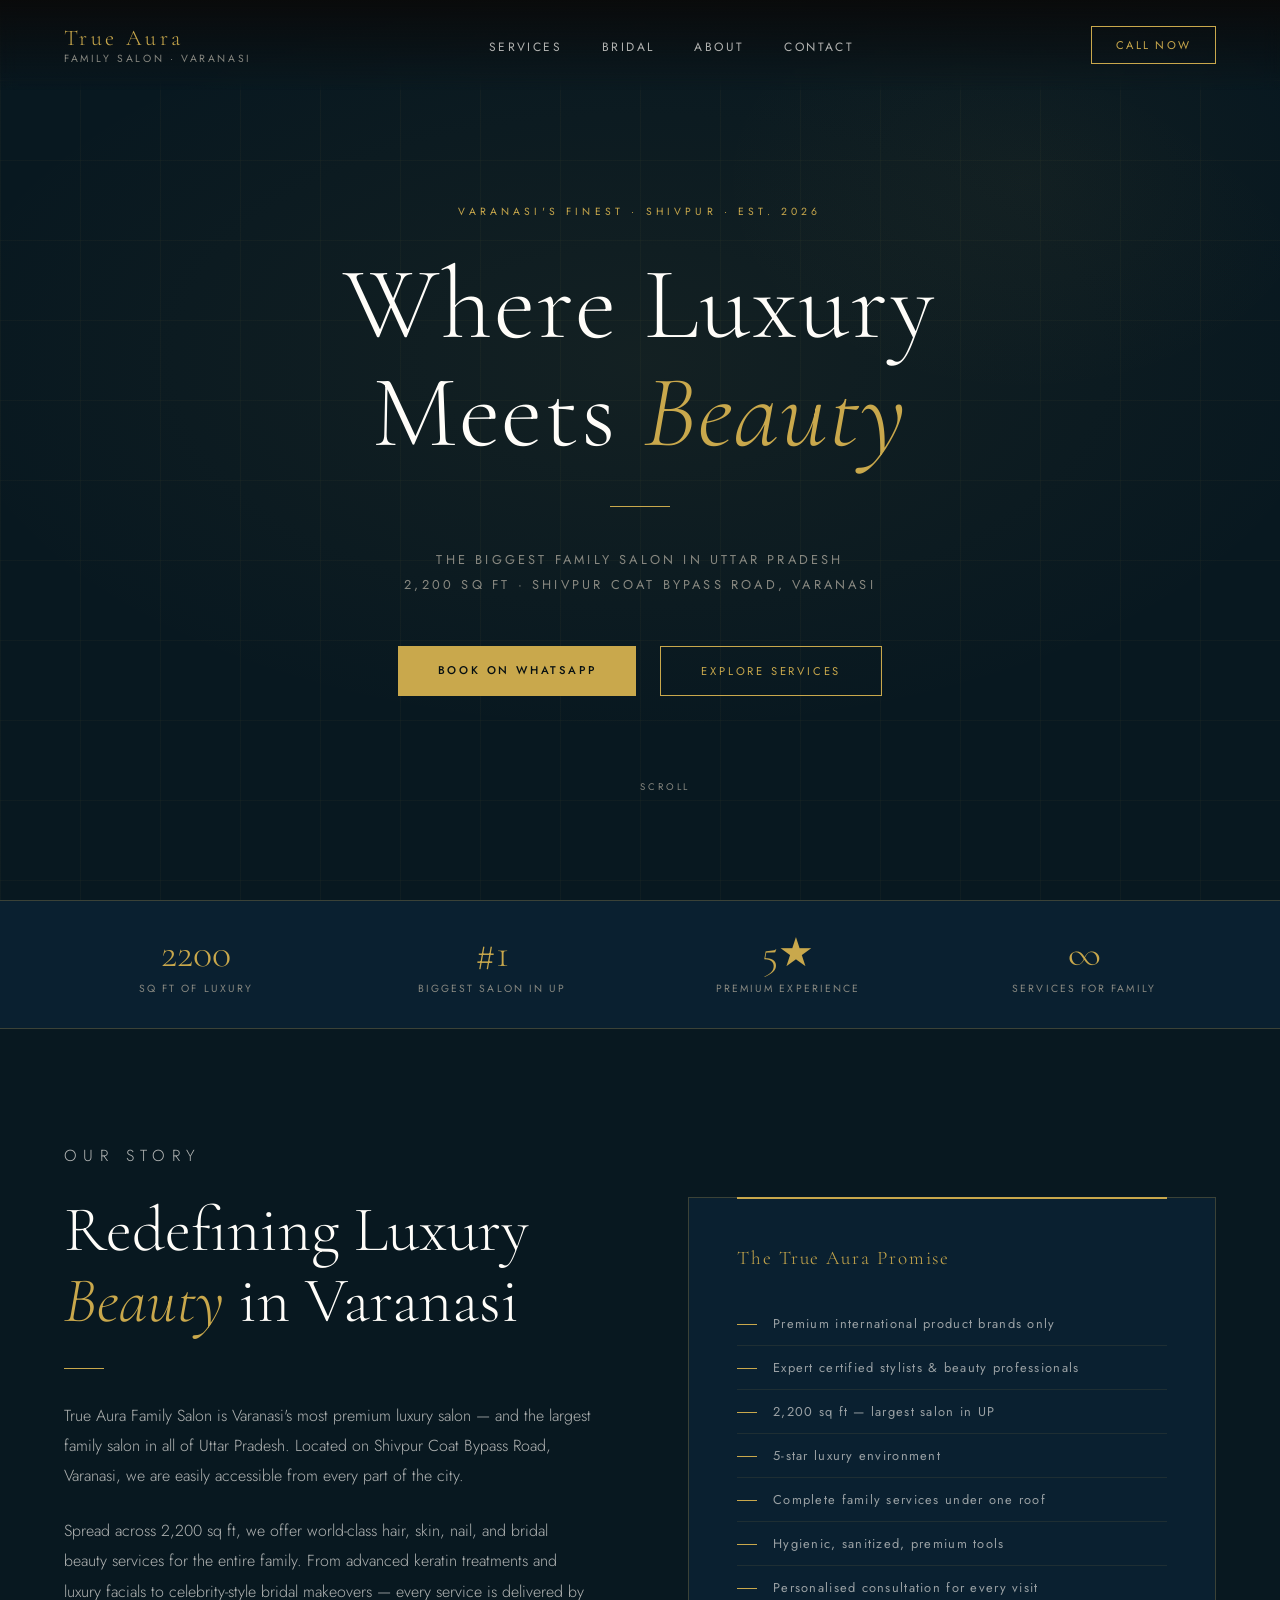
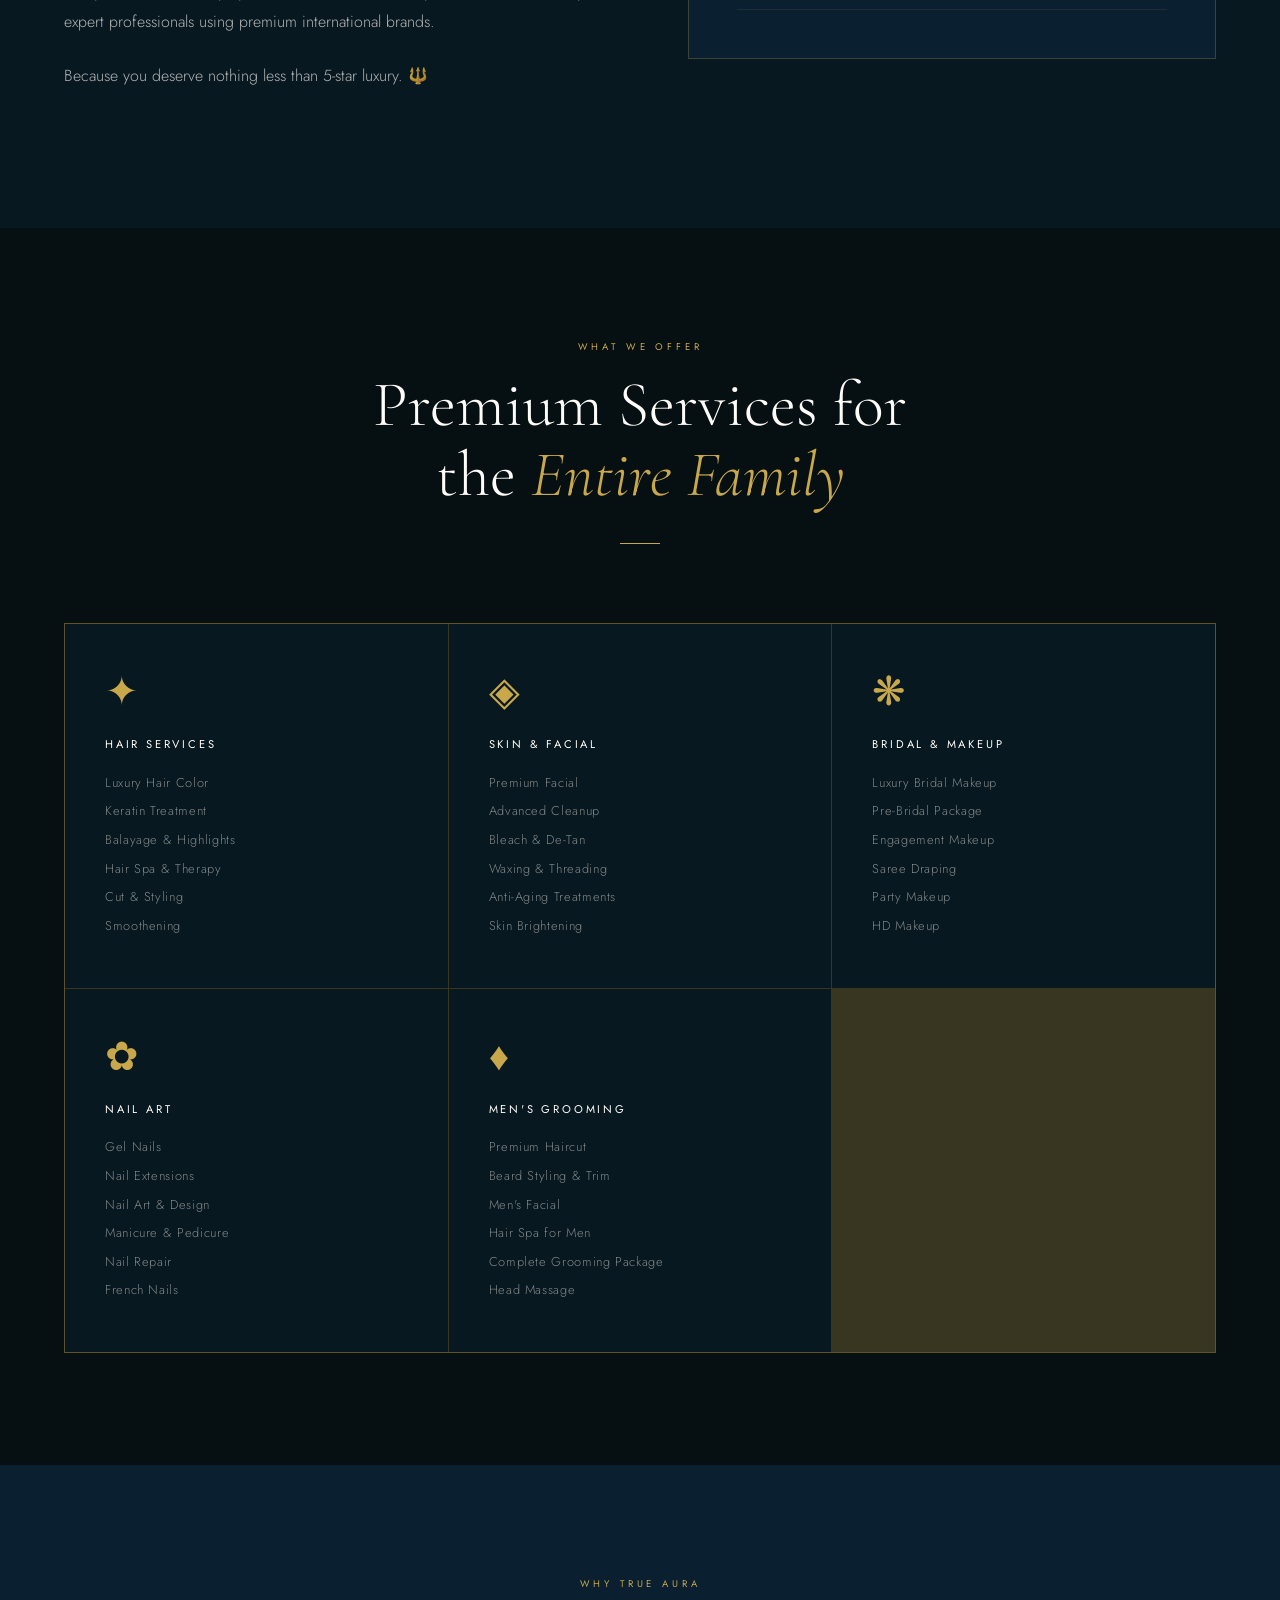
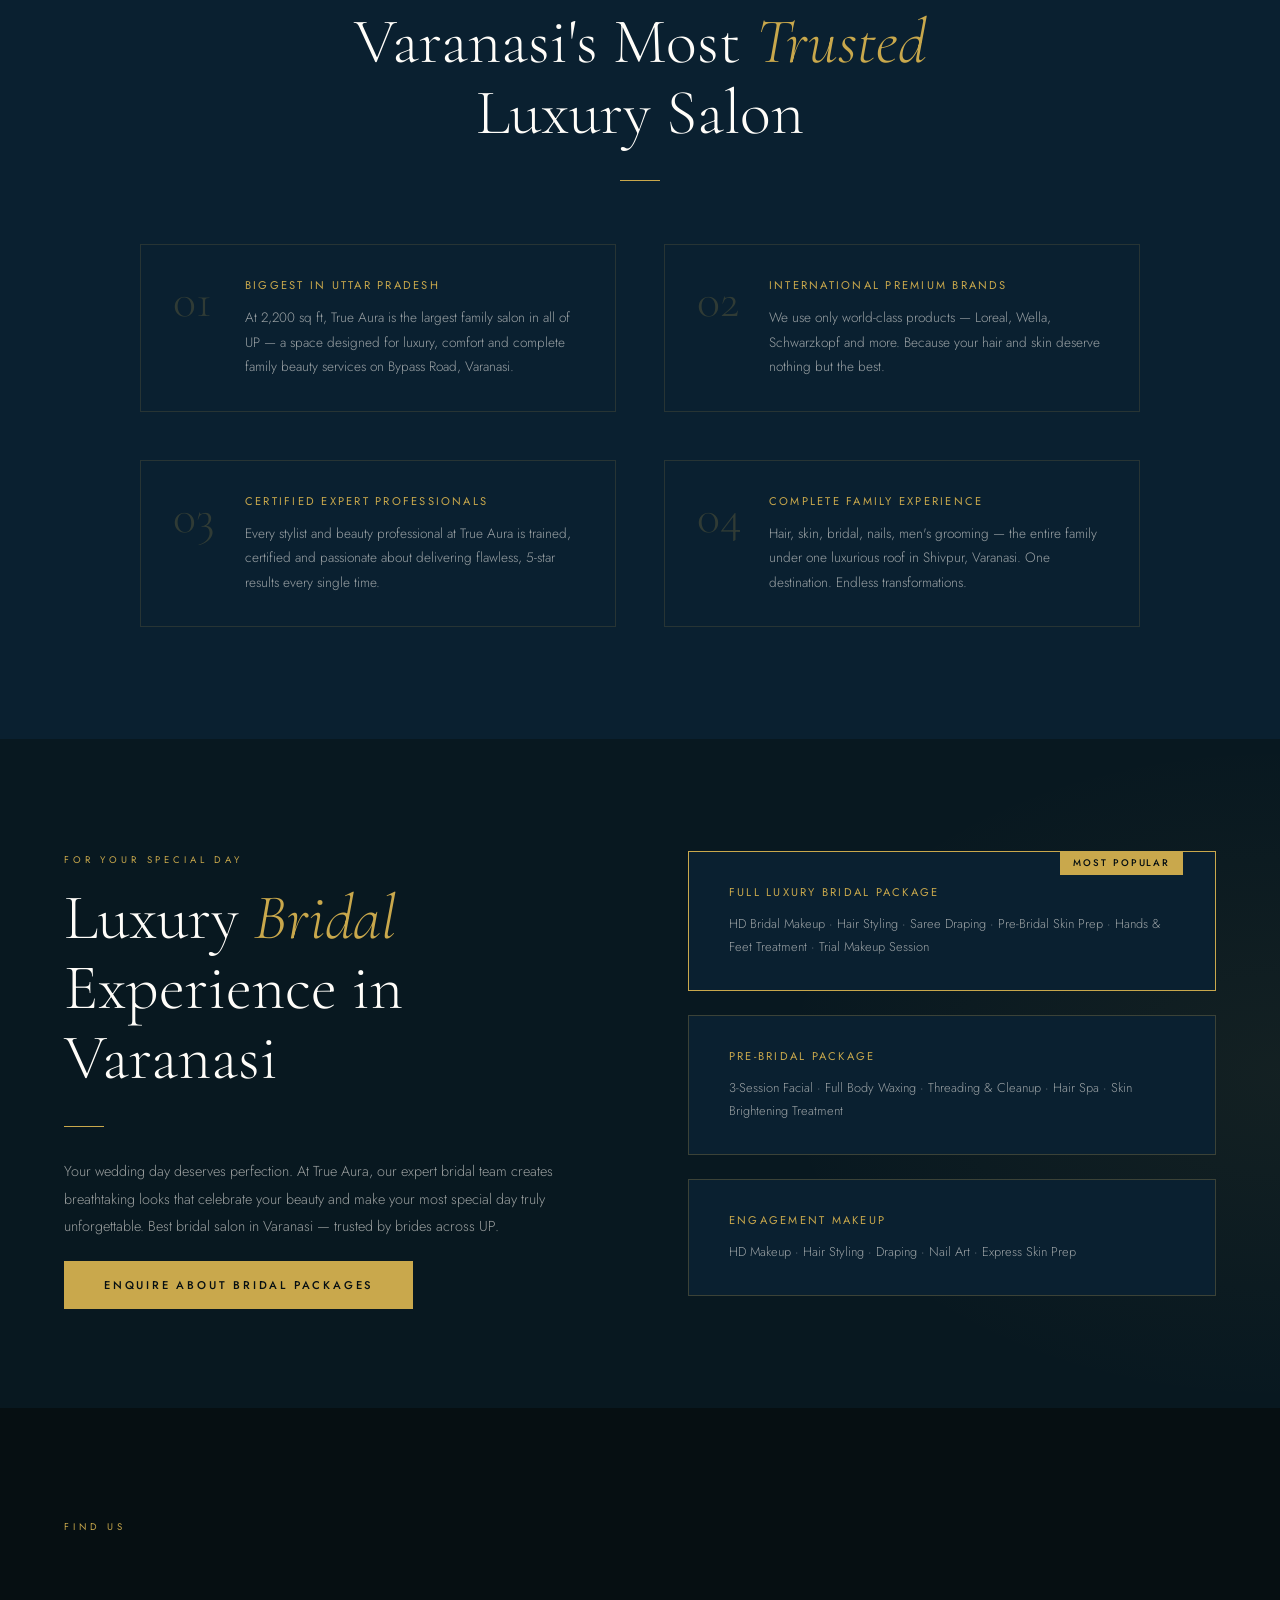
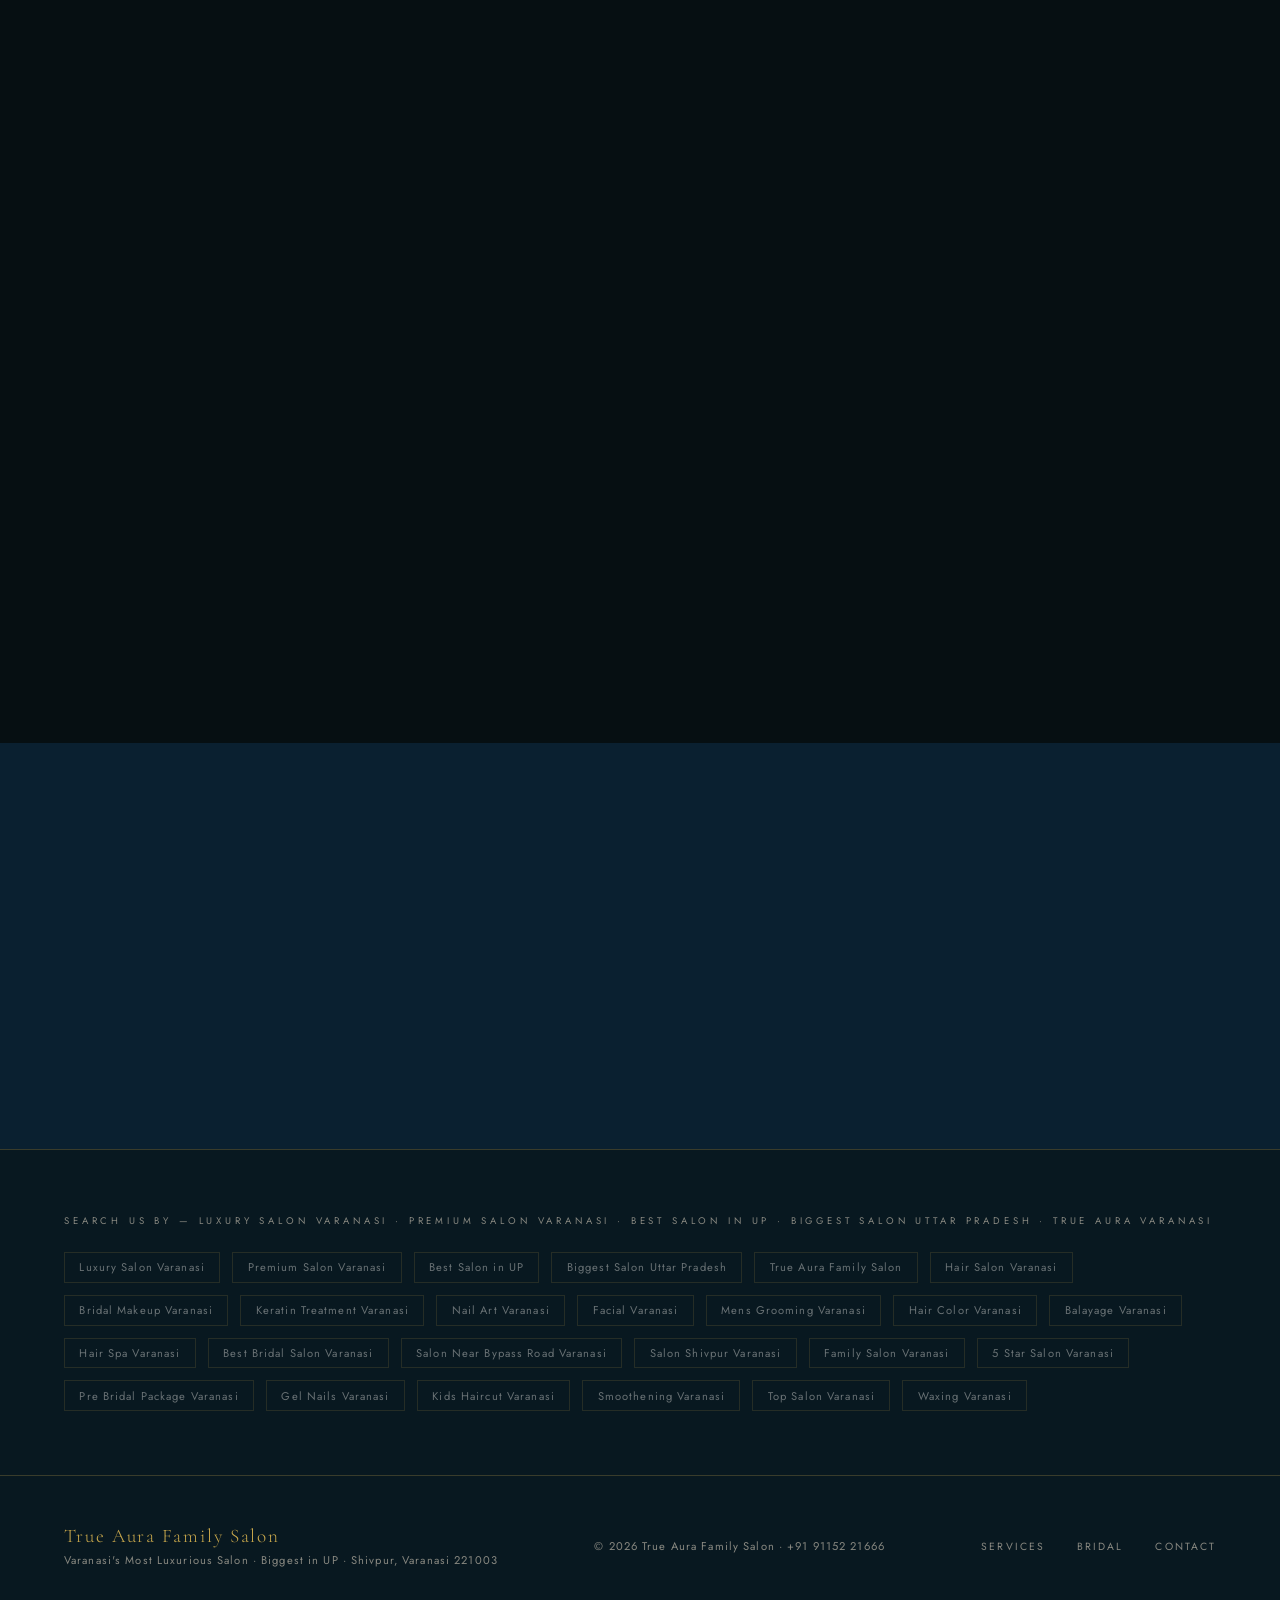
<file: index.html.html>
<!DOCTYPE html>
<html lang="en">
<head>
<meta charset="UTF-8">
<meta name="viewport" content="width=device-width, initial-scale=1.0">
<title>True Aura Family Salon — Luxury Salon in Varanasi | Biggest Salon in UP</title>
<meta name="description" content="True Aura Family Salon — Varanasi's most premium luxury salon and the biggest family salon in Uttar Pradesh. World-class hair, skin, bridal, nails & men's grooming in Shivpur, Varanasi. Call: 9115221666">
<meta name="keywords" content="luxury salon Varanasi, premium salon Varanasi, best salon in Varanasi, biggest salon in UP, biggest salon in Uttar Pradesh, best salon in Uttar Pradesh, luxury family salon Varanasi, premium family salon Varanasi, True Aura Family Salon, True Aura Salon Varanasi, salon near me Varanasi, hair salon Varanasi, best hair salon Varanasi, luxury hair salon Varanasi, hair color Varanasi, keratin treatment Varanasi, hair spa Varanasi, balayage Varanasi, highlights Varanasi, bridal makeup Varanasi, best bridal salon Varanasi, luxury bridal makeup Varanasi, bridal package Varanasi, pre bridal package Varanasi, wedding makeup Varanasi, facial Varanasi, premium facial Varanasi, skin care Varanasi, cleanup Varanasi, waxing Varanasi, nail art Varanasi, nail salon Varanasi, gel nails Varanasi, nail extensions Varanasi, mens grooming Varanasi, mens salon Varanasi, beard styling Varanasi, kids haircut Varanasi, family salon Varanasi, 5 star salon Varanasi, top salon Varanasi, best salon Shivpur, salon Shivpur Varanasi, salon near Bypass road Varanasi">
<meta name="robots" content="index, follow">
<meta name="author" content="True Aura Family Salon">
<meta name="geo.region" content="IN-UP">
<meta name="geo.placename" content="Varanasi">
<meta name="geo.position" content="25.3176;82.9739">
<meta name="ICBM" content="25.3176, 82.9739">
<link rel="canonical" href="https://trueauraofficial06-lab.github.io/trueaurasalon.github.io/">

<!-- Open Graph -->
<meta property="og:title" content="True Aura Family Salon — Luxury Salon in Varanasi">
<meta property="og:description" content="Varanasi's most premium luxury salon. Biggest family salon in Uttar Pradesh. Hair, Skin, Bridal, Nails & Men's Grooming in Shivpur, Varanasi.">
<meta property="og:type" content="website">
<meta property="og:url" content="https://trueauraofficial06-lab.github.io/trueaurasalon.github.io/">
<meta property="og:locale" content="en_IN">
<meta property="og:site_name" content="True Aura Family Salon">

<!-- Twitter Card -->
<meta name="twitter:card" content="summary_large_image">
<meta name="twitter:title" content="True Aura Family Salon — Luxury Salon in Varanasi">
<meta name="twitter:description" content="Varanasi's most premium luxury salon. Biggest family salon in UP.">

<!-- LOCAL BUSINESS SCHEMA MARKUP -->
<script type="application/ld+json">
{
  "@context": "https://schema.org",
  "@type": "HairSalon",
  "name": "True Aura Family Salon",
  "alternateName": ["True Aura Salon", "True Aura Family Salon Varanasi"],
  "description": "True Aura Family Salon is Varanasi's most premium luxury salon and the biggest family salon in Uttar Pradesh. Spread across 2200 sq ft in Shivpur, Varanasi, we offer world-class hair, skin, bridal, nail and men's grooming services.",
  "url": "https://trueauraofficial06-lab.github.io/trueaurasalon.github.io/",
  "telephone": "+919115221666",
  "priceRange": "₹₹₹",
  "image": "https://trueauraofficial06-lab.github.io/trueaurasalon.github.io/",
  "address": {
    "@type": "PostalAddress",
    "streetAddress": "Sh-8/58-I-N Shivpur Coat Bypass Road",
    "addressLocality": "Varanasi",
    "addressRegion": "Uttar Pradesh",
    "postalCode": "221003",
    "addressCountry": "IN"
  },
  "geo": {
    "@type": "GeoCoordinates",
    "latitude": "25.3176",
    "longitude": "82.9739"
  },
  "openingHoursSpecification": [
    {
      "@type": "OpeningHoursSpecification",
      "dayOfWeek": ["Monday","Tuesday","Wednesday","Thursday","Friday"],
      "opens": "10:00",
      "closes": "20:00"
    },
    {
      "@type": "OpeningHoursSpecification",
      "dayOfWeek": ["Saturday","Sunday"],
      "opens": "09:00",
      "closes": "21:00"
    }
  ],
  "hasMap": "https://maps.google.com/?q=Shivpur+Varanasi",
  "sameAs": [
    "https://www.instagram.com/trueaurasalon"
  ],
  "servesCuisine": null,
  "currenciesAccepted": "INR",
  "paymentAccepted": "Cash, UPI, Credit Card, Debit Card",
  "areaServed": {
    "@type": "City",
    "name": "Varanasi"
  },
  "knowsAbout": [
    "Luxury Hair Color",
    "Keratin Treatment",
    "Bridal Makeup",
    "Premium Facial",
    "Nail Art",
    "Men's Grooming",
    "Hair Spa",
    "Balayage",
    "Hair Extensions",
    "Pre-Bridal Package"
  ],
  "hasOfferCatalog": {
    "@type": "OfferCatalog",
    "name": "Salon Services",
    "itemListElement": [
      {"@type": "Offer", "itemOffered": {"@type": "Service", "name": "Luxury Hair Color", "description": "Premium global color brands. Highlights, balayage, ombre & full color."}},
      {"@type": "Offer", "itemOffered": {"@type": "Service", "name": "Keratin Treatment", "description": "Advanced smoothening & keratin therapy for frizz-free silky hair."}},
      {"@type": "Offer", "itemOffered": {"@type": "Service", "name": "Bridal Makeup Package", "description": "Full luxury bridal makeover with HD makeup, draping & pre-bridal skin prep."}},
      {"@type": "Offer", "itemOffered": {"@type": "Service", "name": "Premium Facial", "description": "Skin-transforming facials using advanced techniques & luxury skincare brands."}},
      {"@type": "Offer", "itemOffered": {"@type": "Service", "name": "Nail Art & Extensions", "description": "Gel nails, nail art, extensions — salon-grade finish."}},
      {"@type": "Offer", "itemOffered": {"@type": "Service", "name": "Men's Grooming Package", "description": "Premium haircut, beard styling & skin treatments for men."}},
      {"@type": "Offer", "itemOffered": {"@type": "Service", "name": "Hair Spa", "description": "Deep conditioning luxury hair spa using premium international products."}},
      {"@type": "Offer", "itemOffered": {"@type": "Service", "name": "Kids Haircut", "description": "Gentle expert haircuts for children in a luxury setting."}}
    ]
  }
}
</script>

<link rel="preconnect" href="https://fonts.googleapis.com">
<link href="https://fonts.googleapis.com/css2?family=Cormorant+Garamond:ital,wght@0,300;0,400;0,600;1,300;1,400&family=Jost:wght@200;300;400;500&display=swap" rel="stylesheet">
<style>
  *, *::before, *::after { margin: 0; padding: 0; box-sizing: border-box; }
  :root {
    --gold: #C9A84C;
    --gold-light: #E8D5A3;
    --gold-dark: #8B6914;
    --black: #060F12;
    --off-black: #081820;
    --charcoal: #0A2030;
    --cream: #FAF7F2;
    --warm-white: #FFFDF9;
    --text-muted: #888880;
    --border: rgba(201,168,76,0.25);
  }
  html { scroll-behavior: smooth; }
  body { font-family: 'Jost', sans-serif; background: var(--black); color: var(--cream); overflow-x: hidden; }
  nav {
    position: fixed; top: 0; left: 0; right: 0; z-index: 100;
    padding: 1.5rem 4rem;
    display: flex; align-items: center; justify-content: space-between;
    background: linear-gradient(to bottom, rgba(10,10,10,0.95), transparent);
    backdrop-filter: blur(8px);
  }
  .nav-logo { font-family: 'Cormorant Garamond', serif; font-size: 1.4rem; font-weight: 300; letter-spacing: 0.15em; color: var(--gold); text-decoration: none; }
  .nav-tagline { font-size: 0.65rem; letter-spacing: 0.25em; color: var(--text-muted); text-transform: uppercase; }
  .nav-links { display: flex; gap: 2.5rem; list-style: none; }
  .nav-links a { font-size: 0.75rem; letter-spacing: 0.2em; text-transform: uppercase; color: var(--cream); text-decoration: none; opacity: 0.7; transition: opacity 0.3s, color 0.3s; }
  .nav-links a:hover { opacity: 1; color: var(--gold); }
  .nav-book { font-size: 0.7rem; letter-spacing: 0.2em; text-transform: uppercase; color: var(--gold); border: 0.5px solid var(--gold); padding: 0.6rem 1.5rem; text-decoration: none; transition: all 0.3s; }
  .nav-book:hover { background: var(--gold); color: var(--black); }
  .hero { min-height: 100vh; display: flex; align-items: center; justify-content: center; position: relative; overflow: hidden; background: var(--off-black); }
  .hero-bg { position: absolute; inset: 0; background: radial-gradient(ellipse 80% 60% at 50% 40%, rgba(201,168,76,0.06) 0%, transparent 70%), radial-gradient(ellipse 40% 40% at 80% 20%, rgba(201,168,76,0.04) 0%, transparent 60%); }
  .hero-lines { position: absolute; inset: 0; background-image: linear-gradient(to right, rgba(201,168,76,0.04) 1px, transparent 1px), linear-gradient(to bottom, rgba(201,168,76,0.04) 1px, transparent 1px); background-size: 80px 80px; }
  .hero-content { position: relative; z-index: 2; text-align: center; padding: 2rem; max-width: 900px; }
  .hero-eyebrow { font-size: 0.65rem; letter-spacing: 0.4em; text-transform: uppercase; color: var(--gold); margin-bottom: 2rem; opacity: 0; animation: fadeUp 1s 0.3s forwards; }
  .hero-title { font-family: 'Cormorant Garamond', serif; font-size: clamp(3.5rem, 8vw, 7rem); font-weight: 300; line-height: 1.05; letter-spacing: 0.02em; color: var(--warm-white); opacity: 0; animation: fadeUp 1s 0.5s forwards; }
  .hero-title em { font-style: italic; color: var(--gold); }
  .hero-divider { width: 60px; height: 0.5px; background: var(--gold); margin: 2.5rem auto; opacity: 0; animation: fadeUp 1s 0.7s forwards; }
  .hero-sub { font-size: 0.8rem; letter-spacing: 0.25em; text-transform: uppercase; color: var(--text-muted); line-height: 2; opacity: 0; animation: fadeUp 1s 0.9s forwards; }
  .hero-cta { margin-top: 3rem; display: flex; gap: 1.5rem; justify-content: center; flex-wrap: wrap; opacity: 0; animation: fadeUp 1s 1.1s forwards; }
  .btn-primary { font-size: 0.7rem; letter-spacing: 0.25em; text-transform: uppercase; color: var(--black); background: var(--gold); padding: 1rem 2.5rem; text-decoration: none; transition: all 0.3s; font-weight: 500; }
  .btn-primary:hover { background: var(--gold-light); }
  .btn-secondary { font-size: 0.7rem; letter-spacing: 0.25em; text-transform: uppercase; color: var(--gold); border: 0.5px solid var(--gold); padding: 1rem 2.5rem; text-decoration: none; transition: all 0.3s; }
  .btn-secondary:hover { background: rgba(201,168,76,0.1); }
  .hero-scroll { position: absolute; bottom: 3rem; left: 50%; transform: translateX(-50%); display: flex; flex-direction: column; align-items: center; gap: 0.5rem; opacity: 0; animation: fadeUp 1s 1.5s forwards; }
  .hero-scroll span { font-size: 0.6rem; letter-spacing: 0.3em; text-transform: uppercase; color: var(--text-muted); }
  .scroll-line { width: 0.5px; height: 50px; background: linear-gradient(to bottom, var(--gold), transparent); animation: scrollPulse 2s infinite; }
  .stats-bar { background: var(--charcoal); border-top: 0.5px solid var(--border); border-bottom: 0.5px solid var(--border); padding: 2rem 4rem; display: grid; grid-template-columns: repeat(4, 1fr); gap: 2rem; }
  .stat-item { text-align: center; }
  .stat-number { font-family: 'Cormorant Garamond', serif; font-size: 2.5rem; font-weight: 300; color: var(--gold); line-height: 1; }
  .stat-label { font-size: 0.65rem; letter-spacing: 0.2em; text-transform: uppercase; color: var(--text-muted); margin-top: 0.5rem; }
  section { padding: 7rem 4rem; }
  .section-eyebrow { font-size: 0.6rem; letter-spacing: 0.4em; text-transform: uppercase; color: var(--gold); margin-bottom: 1rem; }
  .section-title { font-family: 'Cormorant Garamond', serif; font-size: clamp(2.5rem, 5vw, 4rem); font-weight: 300; line-height: 1.1; color: var(--warm-white); max-width: 600px; }
  .section-title em { font-style: italic; color: var(--gold); }
  .gold-line { width: 40px; height: 0.5px; background: var(--gold); margin: 2rem 0; }
  .about { background: var(--off-black); }
  .about-grid { display: grid; grid-template-columns: 1fr 1fr; gap: 6rem; align-items: center; max-width: 1200px; margin: 0 auto; }
  .about-text p { font-size: 1rem; font-weight: 300; line-height: 1.9; color: rgba(250,247,242,0.7); margin-bottom: 1.5rem; }
  .about-card { background: var(--charcoal); border: 0.5px solid var(--border); padding: 3rem; position: relative; }
  .about-card::before { content: ''; position: absolute; top: -1px; left: 3rem; right: 3rem; height: 2px; background: var(--gold); }
  .about-card-title { font-family: 'Cormorant Garamond', serif; font-size: 1.2rem; font-weight: 300; color: var(--gold); letter-spacing: 0.1em; margin-bottom: 2rem; }
  .feature-list { list-style: none; }
  .feature-list li { font-size: 0.8rem; letter-spacing: 0.1em; color: rgba(250,247,242,0.6); padding: 0.75rem 0; border-bottom: 0.5px solid rgba(201,168,76,0.1); display: flex; align-items: center; gap: 1rem; }
  .feature-list li::before { content: ''; width: 20px; height: 0.5px; background: var(--gold); flex-shrink: 0; }
  .services { background: var(--black); }
  .services-header { text-align: center; max-width: 600px; margin: 0 auto 5rem; }
  .services-header .section-title { max-width: 100%; }
  .services-header .gold-line { margin: 2rem auto; }
  .services-grid { display: grid; grid-template-columns: repeat(3, 1fr); gap: 1px; background: var(--border); max-width: 1200px; margin: 0 auto; border: 0.5px solid var(--border); }
  .service-card { background: var(--off-black); padding: 3rem 2.5rem; transition: background 0.4s; position: relative; overflow: hidden; }
  .service-card::after { content: ''; position: absolute; bottom: 0; left: 0; right: 0; height: 2px; background: var(--gold); transform: scaleX(0); transition: transform 0.4s; }
  .service-card:hover { background: var(--charcoal); }
  .service-card:hover::after { transform: scaleX(1); }
  .service-icon { font-family: 'Cormorant Garamond', serif; font-size: 2.5rem; color: var(--gold); font-weight: 300; margin-bottom: 1.5rem; line-height: 1; }
  .service-name { font-size: 0.7rem; letter-spacing: 0.25em; text-transform: uppercase; color: var(--warm-white); margin-bottom: 1rem; font-weight: 400; }
  .service-items { list-style: none; }
  .service-items li { font-size: 0.8rem; font-weight: 300; color: rgba(250,247,242,0.5); padding: 0.3rem 0; letter-spacing: 0.05em; }
  .why { background: var(--charcoal); }
  .why-grid { display: grid; grid-template-columns: repeat(2, 1fr); gap: 3rem; max-width: 1000px; margin: 4rem auto 0; }
  .why-item { display: flex; gap: 1.5rem; padding: 2rem; border: 0.5px solid rgba(201,168,76,0.15); transition: border-color 0.3s; }
  .why-item:hover { border-color: var(--gold); }
  .why-number { font-family: 'Cormorant Garamond', serif; font-size: 3rem; font-weight: 300; color: rgba(201,168,76,0.2); line-height: 1; flex-shrink: 0; min-width: 3rem; }
  .why-content h3 { font-size: 0.7rem; letter-spacing: 0.2em; text-transform: uppercase; color: var(--gold); margin-bottom: 0.75rem; font-weight: 400; }
  .why-content p { font-size: 0.85rem; font-weight: 300; color: rgba(250,247,242,0.6); line-height: 1.8; }
  .bridal { background: var(--off-black); position: relative; overflow: hidden; }
  .bridal::before { content: ''; position: absolute; top: 0; right: 0; bottom: 0; width: 40%; background: radial-gradient(ellipse at right, rgba(201,168,76,0.06), transparent 70%); }
  .bridal-inner { max-width: 1200px; margin: 0 auto; display: grid; grid-template-columns: 1fr 1fr; gap: 6rem; align-items: center; position: relative; z-index: 2; }
  .bridal-packages { display: flex; flex-direction: column; gap: 1.5rem; }
  .package-card { background: var(--charcoal); border: 0.5px solid var(--border); padding: 2rem 2.5rem; position: relative; transition: border-color 0.3s; }
  .package-card:hover { border-color: var(--gold); }
  .package-card.featured { border-color: var(--gold); }
  .package-card.featured::before { content: 'Most Popular'; position: absolute; top: -1px; right: 2rem; font-size: 0.6rem; letter-spacing: 0.2em; text-transform: uppercase; background: var(--gold); color: var(--black); padding: 0.3rem 0.8rem; font-weight: 500; }
  .package-name { font-size: 0.7rem; letter-spacing: 0.2em; text-transform: uppercase; color: var(--gold); margin-bottom: 0.75rem; }
  .package-includes { font-size: 0.8rem; font-weight: 300; color: rgba(250,247,242,0.6); line-height: 1.8; }
  .contact { background: var(--black); }
  .contact-inner { max-width: 1200px; margin: 0 auto; display: grid; grid-template-columns: 1fr 1fr; gap: 6rem; }
  .contact-info { display: flex; flex-direction: column; gap: 2rem; }
  .contact-item { display: flex; gap: 1.5rem; padding-bottom: 2rem; border-bottom: 0.5px solid rgba(201,168,76,0.1); }
  .contact-icon { font-family: 'Cormorant Garamond', serif; font-size: 1.5rem; color: var(--gold); width: 2rem; flex-shrink: 0; }
  .contact-detail label { display: block; font-size: 0.6rem; letter-spacing: 0.3em; text-transform: uppercase; color: var(--text-muted); margin-bottom: 0.5rem; }
  .contact-detail p { font-size: 0.9rem; font-weight: 300; color: var(--cream); line-height: 1.6; }
  .hours-grid { display: grid; grid-template-columns: 1fr 1fr; gap: 0.5rem; margin-top: 0.5rem; }
  .hours-grid span { font-size: 0.75rem; font-weight: 300; color: rgba(250,247,242,0.6); }
  .book-panel { background: var(--charcoal); border: 0.5px solid var(--border); padding: 3.5rem; position: relative; }
  .book-panel::before { content: ''; position: absolute; top: -1px; left: 0; right: 0; height: 2px; background: linear-gradient(to right, transparent, var(--gold), transparent); }
  .book-title { font-family: 'Cormorant Garamond', serif; font-size: 2rem; font-weight: 300; color: var(--warm-white); margin-bottom: 0.5rem; }
  .book-sub { font-size: 0.75rem; font-weight: 300; color: var(--text-muted); margin-bottom: 2.5rem; letter-spacing: 0.1em; }
  .book-options { display: flex; flex-direction: column; gap: 1rem; }
  .book-option { display: flex; align-items: center; gap: 1rem; padding: 1.25rem 1.5rem; border: 0.5px solid rgba(201,168,76,0.2); text-decoration: none; transition: all 0.3s; color: var(--cream); }
  .book-option:hover { border-color: var(--gold); background: rgba(201,168,76,0.05); }
  .book-option-icon { font-family: 'Cormorant Garamond', serif; font-size: 1.2rem; color: var(--gold); width: 2rem; flex-shrink: 0; }
  .book-option-text label { display: block; font-size: 0.6rem; letter-spacing: 0.25em; text-transform: uppercase; color: var(--text-muted); margin-bottom: 0.2rem; cursor: pointer; }
  .book-option-text span { font-size: 0.9rem; font-weight: 300; }
  .keywords-section { background: var(--off-black); border-top: 0.5px solid var(--border); padding: 4rem; }
  .keywords-inner { max-width: 1200px; margin: 0 auto; }
  .keywords-title { font-size: 0.6rem; letter-spacing: 0.4em; text-transform: uppercase; color: var(--text-muted); margin-bottom: 1.5rem; }
  .keywords-cloud { display: flex; flex-wrap: wrap; gap: 0.75rem; }
  .keyword-tag { font-size: 0.7rem; letter-spacing: 0.1em; color: rgba(250,247,242,0.4); border: 0.5px solid rgba(201,168,76,0.15); padding: 0.4rem 0.9rem; transition: all 0.3s; }
  .keyword-tag:hover { color: var(--gold); border-color: var(--gold); }
  footer { background: var(--off-black); border-top: 0.5px solid var(--border); padding: 3rem 4rem; display: flex; align-items: center; justify-content: space-between; flex-wrap: wrap; gap: 1rem; }
  .footer-logo { font-family: 'Cormorant Garamond', serif; font-size: 1.2rem; font-weight: 300; color: var(--gold); letter-spacing: 0.1em; }
  .footer-text { font-size: 0.7rem; color: var(--text-muted); letter-spacing: 0.1em; }
  .footer-links { display: flex; gap: 2rem; }
  .footer-links a { font-size: 0.65rem; letter-spacing: 0.2em; text-transform: uppercase; color: var(--text-muted); text-decoration: none; transition: color 0.3s; }
  .footer-links a:hover { color: var(--gold); }
  .map-section { background: var(--charcoal); padding: 0; }
  .map-section iframe { width: 100%; height: 400px; border: none; filter: grayscale(80%) invert(90%) contrast(90%); opacity: 0.7; }
  @keyframes fadeUp { from { opacity: 0; transform: translateY(30px); } to { opacity: 1; transform: translateY(0); } }
  @keyframes scrollPulse { 0%, 100% { opacity: 1; } 50% { opacity: 0.3; } }
  .reveal { opacity: 0; transform: translateY(30px); transition: opacity 0.8s ease, transform 0.8s ease; }
  .reveal.visible { opacity: 1; transform: translateY(0); }
  @media (max-width: 900px) {
    nav { padding: 1.5rem 2rem; }
    .nav-links { display: none; }
    section { padding: 5rem 2rem; }
    .stats-bar { grid-template-columns: repeat(2,1fr); padding: 2rem; }
    .about-grid, .bridal-inner, .contact-inner { grid-template-columns: 1fr; gap: 3rem; }
    .services-grid { grid-template-columns: 1fr; }
    .why-grid { grid-template-columns: 1fr; }
    footer { flex-direction: column; text-align: center; }
    .keywords-section { padding: 3rem 2rem; }
  }
</style>
</head>
<body>

<nav>
  <div>
    <a href="#" class="nav-logo">True Aura</a>
    <div class="nav-tagline">Family Salon · Varanasi</div>
  </div>
  <ul class="nav-links">
    <li><a href="#services">Services</a></li>
    <li><a href="#bridal">Bridal</a></li>
    <li><a href="#about">About</a></li>
    <li><a href="#contact">Contact</a></li>
  </ul>
  <a href="tel:+919115221666" class="nav-book">Call Now</a>
</nav>

<section class="hero" id="home">
  <div class="hero-bg"></div>
  <div class="hero-lines"></div>
  <div class="hero-content">
    <p class="hero-eyebrow">Varanasi's Finest · Shivpur · Est. 2026</p>
    <h1 class="hero-title">Where Luxury<br>Meets <em>Beauty</em></h1>
    <div class="hero-divider"></div>
    <p class="hero-sub">
      The Biggest Family Salon in Uttar Pradesh<br>
      2,200 Sq Ft · Shivpur Coat Bypass Road, Varanasi
    </p>
    <div class="hero-cta">
      <a href="https://wa.me/919115221666" class="btn-primary">Book on WhatsApp</a>
      <a href="#services" class="btn-secondary">Explore Services</a>
    </div>
  </div>
  <div class="hero-scroll">
    <span>Scroll</span>
    <div class="scroll-line"></div>
  </div>
</section>

<div class="stats-bar">
  <div class="stat-item reveal">
    <div class="stat-number">2200</div>
    <div class="stat-label">Sq Ft of Luxury</div>
  </div>
  <div class="stat-item reveal">
    <div class="stat-number">#1</div>
    <div class="stat-label">Biggest Salon in UP</div>
  </div>
  <div class="stat-item reveal">
    <div class="stat-number">5★</div>
    <div class="stat-label">Premium Experience</div>
  </div>
  <div class="stat-item reveal">
    <div class="stat-number">∞</div>
    <div class="stat-label">Services for Family</div>
  </div>
</div>

<section class="about" id="about">
  <div class="about-grid">
    <div class="about-text reveal">
      <p class="section-eyebrow">Our Story</p>
      <h2 class="section-title">Redefining Luxury <em>Beauty</em> in Varanasi</h2>
      <div class="gold-line"></div>
      <p>True Aura Family Salon is Varanasi's most premium luxury salon — and the largest family salon in all of Uttar Pradesh. Located on Shivpur Coat Bypass Road, Varanasi, we are easily accessible from every part of the city.</p>
      <p>Spread across 2,200 sq ft, we offer world-class hair, skin, nail, and bridal beauty services for the entire family. From advanced keratin treatments and luxury facials to celebrity-style bridal makeovers — every service is delivered by expert professionals using premium international brands.</p>
      <p>Because you deserve nothing less than 5-star luxury. 🔱</p>
    </div>
    <div class="about-visual reveal">
      <div class="about-card">
        <div class="about-card-title">The True Aura Promise</div>
        <ul class="feature-list">
          <li>Premium international product brands only</li>
          <li>Expert certified stylists & beauty professionals</li>
          <li>2,200 sq ft — largest salon in UP</li>
          <li>5-star luxury environment</li>
          <li>Complete family services under one roof</li>
          <li>Hygienic, sanitized, premium tools</li>
          <li>Personalised consultation for every visit</li>
        </ul>
      </div>
    </div>
  </div>
</section>

<section class="services" id="services">
  <div class="services-header reveal">
    <p class="section-eyebrow">What We Offer</p>
    <h2 class="section-title">Premium Services for the <em>Entire Family</em></h2>
    <div class="gold-line"></div>
  </div>
  <div class="services-grid">
    <div class="service-card reveal">
      <div class="service-icon">✦</div>
      <div class="service-name">Hair Services</div>
      <ul class="service-items">
        <li>Luxury Hair Color</li>
        <li>Keratin Treatment</li>
        <li>Balayage & Highlights</li>
        <li>Hair Spa & Therapy</li>
        <li>Cut & Styling</li>
        <li>Smoothening</li>
      </ul>
    </div>
    <div class="service-card reveal">
      <div class="service-icon">◈</div>
      <div class="service-name">Skin & Facial</div>
      <ul class="service-items">
        <li>Premium Facial</li>
        <li>Advanced Cleanup</li>
        <li>Bleach & De-Tan</li>
        <li>Waxing & Threading</li>
        <li>Anti-Aging Treatments</li>
        <li>Skin Brightening</li>
      </ul>
    </div>
    <div class="service-card reveal">
      <div class="service-icon">❋</div>
      <div class="service-name">Bridal & Makeup</div>
      <ul class="service-items">
        <li>Luxury Bridal Makeup</li>
        <li>Pre-Bridal Package</li>
        <li>Engagement Makeup</li>
        <li>Saree Draping</li>
        <li>Party Makeup</li>
        <li>HD Makeup</li>
      </ul>
    </div>
    <div class="service-card reveal">
      <div class="service-icon">✿</div>
      <div class="service-name">Nail Art</div>
      <ul class="service-items">
        <li>Gel Nails</li>
        <li>Nail Extensions</li>
        <li>Nail Art & Design</li>
        <li>Manicure & Pedicure</li>
        <li>Nail Repair</li>
        <li>French Nails</li>
      </ul>
    </div>
    <div class="service-card reveal">
      <div class="service-icon">♦</div>
      <div class="service-name">Men's Grooming</div>
      <ul class="service-items">
        <li>Premium Haircut</li>
        <li>Beard Styling & Trim</li>
        <li>Men's Facial</li>
        <li>Hair Spa for Men</li>
        <li>Complete Grooming Package</li>
        <li>Head Massage</li>
      </ul>
    </div>
    <div class="service-card reveal">
      <div class="service-icon">✧</div>
      <div class="service-name">Kids & Family</div>
      <ul class="service-items">
        <li>Kids Haircut</li>
        <li>Family Packages</li>
        <li>Gentle Treatments</li>
        <li>Special Occasion Styling</li>
        <li>Family Combo Offers</li>
        <li>Baby's First Haircut</li>
      </ul>
    </div>
  </div>
</section>

<section class="why" id="why">
  <div style="max-width:1200px; margin: 0 auto;">
    <div class="reveal" style="text-align:center; max-width:600px; margin: 0 auto 1rem;">
      <p class="section-eyebrow">Why True Aura</p>
      <h2 class="section-title" style="max-width:100%">Varanasi's Most <em>Trusted</em> Luxury Salon</h2>
      <div class="gold-line" style="margin: 2rem auto;"></div>
    </div>
    <div class="why-grid">
      <div class="why-item reveal">
        <div class="why-number">01</div>
        <div class="why-content">
          <h3>Biggest in Uttar Pradesh</h3>
          <p>At 2,200 sq ft, True Aura is the largest family salon in all of UP — a space designed for luxury, comfort and complete family beauty services on Bypass Road, Varanasi.</p>
        </div>
      </div>
      <div class="why-item reveal">
        <div class="why-number">02</div>
        <div class="why-content">
          <h3>International Premium Brands</h3>
          <p>We use only world-class products — Loreal, Wella, Schwarzkopf and more. Because your hair and skin deserve nothing but the best.</p>
        </div>
      </div>
      <div class="why-item reveal">
        <div class="why-number">03</div>
        <div class="why-content">
          <h3>Certified Expert Professionals</h3>
          <p>Every stylist and beauty professional at True Aura is trained, certified and passionate about delivering flawless, 5-star results every single time.</p>
        </div>
      </div>
      <div class="why-item reveal">
        <div class="why-number">04</div>
        <div class="why-content">
          <h3>Complete Family Experience</h3>
          <p>Hair, skin, bridal, nails, men's grooming — the entire family under one luxurious roof in Shivpur, Varanasi. One destination. Endless transformations.</p>
        </div>
      </div>
    </div>
  </div>
</section>

<section class="bridal" id="bridal">
  <div class="bridal-inner">
    <div class="reveal">
      <p class="section-eyebrow">For Your Special Day</p>
      <h2 class="section-title">Luxury <em>Bridal</em> Experience in Varanasi</h2>
      <div class="gold-line"></div>
      <p style="font-size:0.9rem; font-weight:300; color:rgba(250,247,242,0.6); line-height:1.9; margin-bottom:2rem;">Your wedding day deserves perfection. At True Aura, our expert bridal team creates breathtaking looks that celebrate your beauty and make your most special day truly unforgettable. Best bridal salon in Varanasi — trusted by brides across UP.</p>
      <a href="https://wa.me/919115221666" class="btn-primary">Enquire About Bridal Packages</a>
    </div>
    <div class="bridal-packages reveal">
      <div class="package-card featured">
        <div class="package-name">Full Luxury Bridal Package</div>
        <div class="package-includes">HD Bridal Makeup · Hair Styling · Saree Draping · Pre-Bridal Skin Prep · Hands & Feet Treatment · Trial Makeup Session</div>
      </div>
      <div class="package-card">
        <div class="package-name">Pre-Bridal Package</div>
        <div class="package-includes">3-Session Facial · Full Body Waxing · Threading & Cleanup · Hair Spa · Skin Brightening Treatment</div>
      </div>
      <div class="package-card">
        <div class="package-name">Engagement Makeup</div>
        <div class="package-includes">HD Makeup · Hair Styling · Draping · Nail Art · Express Skin Prep</div>
      </div>
    </div>
  </div>
</section>

<section class="contact" id="contact">
  <div class="contact-inner">
    <div>
      <p class="section-eyebrow reveal">Find Us</p>
      <h2 class="section-title reveal">Visit <em>True Aura</em><br>Family Salon</h2>
      <div class="gold-line reveal"></div>
      <div class="contact-info">
        <div class="contact-item reveal">
          <div class="contact-icon">✦</div>
          <div class="contact-detail">
            <label>Address</label>
            <p>Sh-8/58-I-N, Shivpur Coat<br>Bypass Road, Varanasi — 221003<br>Uttar Pradesh, India</p>
          </div>
        </div>
        <div class="contact-item reveal">
          <div class="contact-icon">◈</div>
          <div class="contact-detail">
            <label>Opening Hours</label>
            <div class="hours-grid">
              <span>Mon – Fri</span><span>10:00 AM – 8:00 PM</span>
              <span>Sat – Sun</span><span>9:00 AM – 9:00 PM</span>
            </div>
          </div>
        </div>
        <div class="contact-item reveal">
          <div class="contact-icon">❋</div>
          <div class="contact-detail">
            <label>Phone & WhatsApp</label>
            <p>+91 91152 21666</p>
          </div>
        </div>
        <div class="contact-item reveal">
          <div class="contact-icon">✿</div>
          <div class="contact-detail">
            <label>Follow Us</label>
            <p>Instagram: @trueaurasalon</p>
          </div>
        </div>
      </div>
    </div>
    <div class="book-panel reveal">
      <div class="book-title">Book Your Appointment</div>
      <div class="book-sub">Varanasi's most premium luxury salon awaits you</div>
      <div class="book-options">
        <a href="https://wa.me/919115221666" class="book-option">
          <div class="book-option-icon">✦</div>
          <div class="book-option-text">
            <label>Fastest Booking</label>
            <span>WhatsApp: +91 91152 21666</span>
          </div>
        </a>
        <a href="tel:+919115221666" class="book-option">
          <div class="book-option-icon">◈</div>
          <div class="book-option-text">
            <label>Call Directly</label>
            <span>+91 91152 21666</span>
          </div>
        </a>
        <a href="https://instagram.com/trueaurasalon" class="book-option">
          <div class="book-option-icon">❋</div>
          <div class="book-option-text">
            <label>DM on Instagram</label>
            <span>@trueaurasalon</span>
          </div>
        </a>
      </div>
    </div>
  </div>
</section>

<div class="map-section">
  <iframe src="https://maps.google.com/maps?q=Shivpur+Coat+Bypass+Road+Varanasi+221003&output=embed" allowfullscreen loading="lazy"></iframe>
</div>

<div class="keywords-section">
  <div class="keywords-inner">
    <div class="keywords-title">Search us by — Luxury Salon Varanasi · Premium Salon Varanasi · Best Salon in UP · Biggest Salon Uttar Pradesh · True Aura Varanasi</div>
    <div class="keywords-cloud">
      <span class="keyword-tag">Luxury Salon Varanasi</span>
      <span class="keyword-tag">Premium Salon Varanasi</span>
      <span class="keyword-tag">Best Salon in UP</span>
      <span class="keyword-tag">Biggest Salon Uttar Pradesh</span>
      <span class="keyword-tag">True Aura Family Salon</span>
      <span class="keyword-tag">Hair Salon Varanasi</span>
      <span class="keyword-tag">Bridal Makeup Varanasi</span>
      <span class="keyword-tag">Keratin Treatment Varanasi</span>
      <span class="keyword-tag">Nail Art Varanasi</span>
      <span class="keyword-tag">Facial Varanasi</span>
      <span class="keyword-tag">Mens Grooming Varanasi</span>
      <span class="keyword-tag">Hair Color Varanasi</span>
      <span class="keyword-tag">Balayage Varanasi</span>
      <span class="keyword-tag">Hair Spa Varanasi</span>
      <span class="keyword-tag">Best Bridal Salon Varanasi</span>
      <span class="keyword-tag">Salon Near Bypass Road Varanasi</span>
      <span class="keyword-tag">Salon Shivpur Varanasi</span>
      <span class="keyword-tag">Family Salon Varanasi</span>
      <span class="keyword-tag">5 Star Salon Varanasi</span>
      <span class="keyword-tag">Pre Bridal Package Varanasi</span>
      <span class="keyword-tag">Gel Nails Varanasi</span>
      <span class="keyword-tag">Kids Haircut Varanasi</span>
      <span class="keyword-tag">Smoothening Varanasi</span>
      <span class="keyword-tag">Top Salon Varanasi</span>
      <span class="keyword-tag">Waxing Varanasi</span>
    </div>
  </div>
</div>

<footer>
  <div>
    <div class="footer-logo">True Aura Family Salon</div>
    <div class="footer-text" style="margin-top:0.25rem;">Varanasi's Most Luxurious Salon · Biggest in UP · Shivpur, Varanasi 221003</div>
  </div>
  <div class="footer-text">© 2026 True Aura Family Salon · +91 91152 21666</div>
  <div class="footer-links">
    <a href="#services">Services</a>
    <a href="#bridal">Bridal</a>
    <a href="#contact">Contact</a>
  </div>
</footer>

<script>
const observer = new IntersectionObserver((entries) => {
  entries.forEach((entry, i) => {
    if (entry.isIntersecting) {
      setTimeout(() => entry.target.classList.add('visible'), i * 80);
    }
  });
}, { threshold: 0.1 });
document.querySelectorAll('.reveal').forEach(el => observer.observe(el));
</script>
</body>
</html>
</file>
<file: style.css>
/* ============================================
   True Aura Family Salon — Stylesheet
   Palette: warm cream + mocha-brown (from logo) + near-black
   ============================================ */

:root {
  --cream: #EFE3D0;
 --cream-dark: #E2D2B8;
  --paper: #FBF8F2;
  --mocha: #5A4238;
  --mocha-dark: #3E2C24;
  --mocha-light: #8A7060;
  --ink: #2A211C;
  --near-black: #1A1512;
  --gold: #B08D57;
  --white: #FFFFFF;
  --line: rgba(42, 33, 28, 0.12);
  --shadow: 0 12px 32px rgba(58, 40, 28, 0.14);

  --font-serif: 'Cormorant Garamond', Georgia, serif;
  --font-sans: 'Jost', 'Segoe UI', sans-serif;

  --container-w: 1220px;
}

* { box-sizing: border-box; }
html { scroll-behavior: smooth; }

body {
  margin: 0;
  font-family: var(--font-sans);
  color: var(--ink);
  background: var(--cream);
  line-height: 1.55;
  -webkit-font-smoothing: antialiased;
}

img { max-width: 100%; display: block; }
a { color: inherit; text-decoration: none; }
ul { margin: 0; padding: 0; list-style: none; }
h1, h2, h3, h4 {
  font-family: var(--font-serif);
  color: var(--mocha-dark);
  margin: 0 0 0.4em;
  font-weight: 600;
  line-height: 1.15;
}
p { margin: 0 0 1em; }

.container {
  max-width: var(--container-w);
  margin: 0 auto;
  padding: 0 24px;
}

@media (prefers-reduced-motion: reduce) {
  html { scroll-behavior: auto; }
  * { animation: none !important; transition: none !important; }
}

/* ---------- Reveal-on-scroll ---------- */
.reveal {
  opacity: 0;
  transform: translateY(24px);
  transition: opacity .7s ease, transform .7s ease;
}
.reveal.is-visible { opacity: 1; transform: none; }

/* ---------- Buttons ---------- */
.btn {
  display: inline-flex;
  align-items: center;
  justify-content: center;
  gap: 8px;
  padding: 14px 30px;
  font-family: var(--font-sans);
  font-size: 0.92rem;
  font-weight: 500;
  letter-spacing: 0.02em;
  border-radius: 2px;
  border: 1px solid transparent;
  cursor: pointer;
  transition: background .25s ease, color .25s ease, border-color .25s ease, transform .15s ease;
  white-space: nowrap;
}
.btn:active { transform: scale(0.98); }
.btn-solid { background: var(--near-black); color: var(--white); }
.btn-solid:hover { background: var(--mocha-dark); }
.btn-dark { background: var(--mocha); color: var(--white); }
.btn-dark:hover { background: var(--mocha-dark); }
.btn-outline { background: transparent; color: var(--ink); border-color: var(--ink); }
.btn-outline:hover { background: var(--ink); color: var(--white); }
.btn-full { width: 100%; }

.text-link { font-size: 0.92rem; border-bottom: 1px solid var(--mocha); padding-bottom: 2px; }

/* ---------- Section heads ---------- */
.eyebrow {
  font-family: var(--font-sans);
  font-size: 0.78rem;
  letter-spacing: 0.14em;
  text-transform: uppercase;
  color: var(--gold);
  margin-bottom: 10px;
  font-weight: 500;
}
.section-head { max-width: 640px; margin: 0 auto 44px; text-align: center; }
.section-head h2 { font-size: clamp(1.9rem, 3.4vw, 2.6rem); }
.section-sub { color: var(--mocha-light); font-size: 0.98rem; }
.section-head-row {
  display: flex;
  align-items: flex-end;
  justify-content: space-between;
  text-align: left;
  max-width: none;
  margin-bottom: 32px;
  gap: 16px;
  flex-wrap: wrap;
}
.section-head-row .section-head { margin: 0; text-align: left; max-width: none; }

section { padding: 88px 0; }

/* ============ HEADER ============ */
.site-header {
  position: sticky;
  top: 0;
  z-index: 100;
  background: rgba(246, 240, 230, 0.7);
  backdrop-filter: blur(10px);
  border-bottom: 1px solid transparent;
  transition: background .3s ease, border-color .3s ease, box-shadow .3s ease;
}
.site-header.is-scrolled {
  background: var(--paper);
  border-color: var(--line);
  box-shadow: 0 4px 20px rgba(42,33,28,0.06);
}
.header-inner {
  display: flex;
  align-items: center;
  justify-content: space-between;
  gap: 24px;
  padding-top: 12px;
  padding-bottom: 12px;
}
.brand { display: flex; align-items: center; gap: 12px; }
.brand-logo { height: 52px; width: auto; }
.brand-text { display: flex; flex-direction: column; line-height: 1.1; }
.brand-name { font-family: var(--font-serif); font-size: 1.3rem; color: var(--mocha-dark); font-weight: 600; white-space: nowrap; }
.brand-sub { font-size: 0.66rem; letter-spacing: 0.16em; text-transform: uppercase; color: var(--mocha-light); white-space: nowrap; }

@media (max-width: 420px) {
  .brand-name { font-size: 1.05rem; }
  .brand-sub { display: none; }
}

.main-nav ul { display: flex; gap: 34px; }
.main-nav a { font-size: 0.92rem; font-weight: 500; padding: 6px 0; position: relative; }
.main-nav a::after {
  content: '';
  position: absolute; left: 0; right: 0; bottom: -2px;
  height: 1px; background: var(--mocha);
  transform: scaleX(0); transform-origin: left;
  transition: transform .25s ease;
}
.main-nav a:hover::after { transform: scaleX(1); }

.has-mega { position: relative; }
.mega-menu {
  position: absolute;
  top: 100%;
  left: 50%;
  transform: translateX(-50%) translateY(8px);
  background: var(--paper);
  border: 1px solid var(--line);
  box-shadow: var(--shadow);
  padding: 22px 20px;
  display: grid;
  grid-template-columns: repeat(4, 168px);
  gap: 24px;
  opacity: 0;
  visibility: hidden;
  transition: opacity .2s ease, transform .2s ease, visibility .2s;
}
.has-mega:hover .mega-menu,
.has-mega:focus-within .mega-menu {
  opacity: 1; visibility: visible; transform: translateX(-50%) translateY(0);
}
.mega-col { display: flex; flex-direction: column; gap: 3px; }
.mega-col .mega-cat {
  font-family: var(--font-serif);
  font-size: 1.05rem;
  color: var(--mocha-dark);
  margin-bottom: 8px;
}
.mega-col a {
  font-size: 0.85rem;
  color: var(--ink);
  padding: 5px 6px;
  margin: 0 -6px;
  border-radius: 2px;
}
.mega-col a:hover { background: var(--cream-dark); color: var(--mocha-dark); }

.header-actions { display: flex; align-items: center; gap: 12px; }
.header-call {
  display: inline-flex; align-items: center; gap: 8px;
  padding: 11px 18px;
  border: 1px solid var(--ink);
  border-radius: 2px;
  color: var(--ink);
  font-size: 0.86rem;
  font-weight: 500;
  white-space: nowrap;
  transition: background .2s ease, color .2s ease;
}
.header-call svg { flex-shrink: 0; }
.header-call:hover { background: var(--ink); color: var(--white); }
@media (max-width: 480px) {
  .header-call span { display: none; }
  .header-call { padding: 10px; border-radius: 50%; }
}

.nav-toggle {
  display: none;
  flex-direction: column;
  justify-content: center;
  gap: 5px;
  width: 40px; height: 40px;
  background: none; border: none; cursor: pointer;
}
.nav-toggle span { display: block; height: 2px; width: 100%; background: var(--ink); transition: transform .2s ease, opacity .2s ease; }
.nav-toggle.is-open span:nth-child(1) { transform: translateY(7px) rotate(45deg); }
.nav-toggle.is-open span:nth-child(2) { opacity: 0; }
.nav-toggle.is-open span:nth-child(3) { transform: translateY(-7px) rotate(-45deg); }

.mobile-nav {
  display: none;
  flex-direction: column;
  gap: 4px;
  padding: 8px 24px 24px;
  background: var(--paper);
  border-top: 1px solid var(--line);
}
.mobile-nav a { padding: 12px 0; font-size: 1rem; border-bottom: 1px solid var(--line); }
.mobile-nav .btn { margin-top: 14px; }
.mobile-nav.is-open { display: flex; }

/* ============ HERO ============ */
.hero { padding-top: 56px; padding-bottom: 0; overflow: hidden; }
.hero-inner {
  display: grid;
  grid-template-columns: 1.15fr 0.85fr;
  align-items: center;
  gap: 40px;
}
.hero-wordmark {
  font-size: clamp(4.2rem, 12vw, 9.5rem);
  letter-spacing: 0.01em;
  margin: 0.1em 0 0.25em;
  color: var(--mocha-dark);
  line-height: 0.9;
}
.hero-headline { font-family: var(--font-serif); font-size: clamp(1.3rem, 2vw, 1.6rem); font-style: italic; color: var(--mocha); margin-bottom: 0.5em; }
.hero-sub { max-width: 460px; color: var(--ink); opacity: 0.85; }
.hero-ctas { display: flex; gap: 16px; flex-wrap: wrap; margin-top: 8px; }

.hero-media { position: relative; }
.hero-media img {
  width: 100%;
  height: 560px;
  object-fit: cover;
  border-radius: 4px 4px 140px 4px;
}
.hero-media-tag {
  position: absolute;
  left: -18px;
  bottom: 34px;
  background: var(--near-black);
  color: var(--white);
  padding: 18px 22px;
  display: flex;
  flex-direction: column;
  box-shadow: var(--shadow);
}
.hero-media-tag-num { font-family: var(--font-serif); font-size: 1.9rem; line-height: 1; }
.hero-media-tag-label { font-size: 0.72rem; letter-spacing: 0.08em; text-transform: uppercase; color: var(--gold); margin-top: 4px; }

/* ============ CATEGORY STRIP ============ */
.category-strip { background: var(--near-black); padding: 0; margin-top: 64px; }
.category-grid {
  display: grid;
  grid-template-columns: repeat(4, 1fr);
}
.category-item {
  display: flex;
  align-items: center;
  gap: 16px;
  padding: 26px 20px;
  border-right: 1px solid rgba(255,255,255,0.08);
  color: var(--paper);
  transition: background .2s ease;
}
.category-item:last-child { border-right: none; }
.category-item:hover { background: rgba(255,255,255,0.05); }
.category-item img { width: 58px; height: 58px; object-fit: cover; border-radius: 2px; flex-shrink: 0; }
.category-label { font-family: var(--font-serif); font-size: 1.15rem; margin-right: auto; }
.category-go { font-size: 0.74rem; letter-spacing: 0.06em; color: var(--gold); white-space: nowrap; }

/* ============ EDITORIAL (About) ============ */
.editorial-inner {
  display: grid;
  grid-template-columns: 0.85fr 1.15fr;
  gap: 60px;
  align-items: center;
}
.editorial-media img { width: 100%; height: 520px; object-fit: cover; border-radius: 2px; }
.editorial-copy h2 { font-size: clamp(1.9rem, 3.2vw, 2.5rem); }
.check-list { margin: 20px 0 28px; display: flex; flex-direction: column; gap: 10px; }
.check-list li { position: relative; padding-left: 26px; color: var(--ink); opacity: 0.88; }
.check-list li::before {
  content: '✓';
  position: absolute; left: 0; top: 0;
  color: var(--gold); font-weight: 600;
}

/* ============ SERVICES ============ */
.services { background: var(--cream-dark); }
.filter-bar {
  display: flex;
  justify-content: center;
  flex-wrap: wrap;
  gap: 10px;
  margin-bottom: 40px;
}
.filter-btn {
  font-family: var(--font-sans);
  font-size: 0.86rem;
  padding: 10px 24px;
  border-radius: 999px;
  border: 1px solid var(--mocha-light);
  background: transparent;
  color: var(--mocha-dark);
  cursor: pointer;
  transition: background .2s ease, color .2s ease;
}
.filter-btn:hover { background: rgba(90,66,56,0.08); }
.filter-btn.is-active { background: var(--near-black); border-color: var(--near-black); color: var(--white); }

.services-grid {
  display: grid;
  grid-template-columns: repeat(3, 1fr);
  gap: 20px;
}
.service-card {
  background: var(--paper);
  border: 1px solid var(--line);
  overflow: hidden;
  display: flex;
  flex-direction: column;
  transition: transform .2s ease, box-shadow .2s ease;
}
.service-card:hover { transform: translateY(-4px); box-shadow: var(--shadow); }
.service-card-img { aspect-ratio: 16 / 10; overflow: hidden; }
.service-card-img img { width: 100%; height: 100%; object-fit: cover; transition: transform .4s ease; }
.service-card:hover .service-card-img img { transform: scale(1.05); }
.service-card-body { padding: 20px 22px 24px; display: flex; flex-direction: column; gap: 8px; flex-grow: 1; }
.service-card-top { display: flex; justify-content: space-between; align-items: flex-start; gap: 12px; }
.service-card h3 { font-size: 1.2rem; margin: 0; font-weight: 600; }
.service-price { font-family: var(--font-serif); color: var(--gold); font-size: 1rem; white-space: nowrap; }
.service-desc { color: var(--mocha-light); font-size: 0.9rem; flex-grow: 1; }
.service-tag { font-size: 0.68rem; letter-spacing: 0.1em; text-transform: uppercase; color: var(--mocha-light); }
.service-card .btn { align-self: flex-start; padding: 9px 20px; font-size: 0.82rem; margin-top: 6px; }
.service-card.is-hidden { display: none; }

/* ============ POPULAR ============ */
.popular-grid {
  display: grid;
  grid-template-columns: repeat(4, 1fr);
  gap: 20px;
}
.popular-card { background: var(--paper); border: 1px solid var(--line); }
.popular-card-img { aspect-ratio: 4/5; overflow: hidden; }
.popular-card-img img { width: 100%; height: 100%; object-fit: cover; transition: transform .4s ease; }
.popular-card:hover .popular-card-img img { transform: scale(1.05); }
.popular-card-body { padding: 16px 18px 20px; }
.popular-card-body h3 { font-size: 1.05rem; margin-bottom: 4px; }
.popular-card-body .service-price { font-size: 1rem; }

/* ============ GALLERY ============ */
.gallery-grid {
  display: grid;
  grid-template-columns: repeat(4, 1fr);
  gap: 14px;
}
.gallery-grid img { width: 100%; height: 260px; object-fit: cover; border-radius: 2px; }
.gallery-note { text-align: center; color: var(--mocha-light); font-size: 0.85rem; margin: 24px 0 0; }

/* ============ TESTIMONIALS ============ */
.testimonials { background: var(--mocha-dark); color: var(--paper); }
.testimonials .eyebrow { color: var(--gold); }
.testimonials h2 { color: var(--paper); }
.testimonial-carousel { display: flex; align-items: center; gap: 20px; }
.testimonial-track { flex: 1; overflow: hidden; }
.testimonial-track-inner { display: flex; transition: transform .5s ease; }
.testimonial-card {
  flex: 0 0 100%;
  text-align: center;
  max-width: 640px;
  margin: 0 auto;
  padding: 0 20px;
}
.testimonial-card p.quote { font-family: var(--font-serif); font-size: 1.4rem; font-style: italic; line-height: 1.45; margin-bottom: 20px; }
.testimonial-card .stars { color: var(--gold); letter-spacing: 3px; margin-bottom: 14px; }
.testimonial-card .who { font-size: 0.85rem; color: var(--gold); letter-spacing: 0.05em; }
.t-arrow {
  background: none; border: 1px solid rgba(251,248,242,0.3); color: var(--paper);
  width: 42px; height: 42px; border-radius: 50%;
  font-size: 1.4rem; cursor: pointer; flex-shrink: 0;
  transition: background .2s ease;
}
.t-arrow:hover { background: rgba(251,248,242,0.12); }
.t-dots { display: flex; justify-content: center; gap: 8px; margin-top: 24px; }
.t-dot { width: 8px; height: 8px; border-radius: 50%; background: rgba(251,248,242,0.3); border: none; cursor: pointer; padding: 0; }
.t-dot.is-active { background: var(--gold); }

/* ============ TRUST ROW ============ */
.trust-row { background: var(--paper); padding: 60px 0; border-top: 1px solid var(--line); border-bottom: 1px solid var(--line); }
.trust-grid { display: grid; grid-template-columns: repeat(4, 1fr); gap: 30px; }
.trust-item { text-align: center; }
.trust-item svg { width: 34px; height: 34px; color: var(--gold); margin-bottom: 14px; }
.trust-item h3 { font-size: 1.05rem; margin-bottom: 6px; }
.trust-item p { font-size: 0.86rem; color: var(--mocha-light); margin: 0; }

/* ============ FAQ ============ */
.faq-list { max-width: 760px; margin: 0 auto; }
.faq-item { border-bottom: 1px solid var(--line); }
.faq-q {
  width: 100%; text-align: left; background: none; border: none;
  padding: 20px 4px; font-family: var(--font-serif); font-size: 1.1rem;
  color: var(--mocha-dark); cursor: pointer;
  display: flex; justify-content: space-between; align-items: center; gap: 16px;
}
.faq-q .plus { transition: transform .25s ease; color: var(--gold); font-size: 1.3rem; }
.faq-item.is-open .faq-q .plus { transform: rotate(45deg); }
.faq-a { max-height: 0; overflow: hidden; transition: max-height .3s ease; }
.faq-a p { padding: 0 4px 20px; color: var(--mocha-light); font-size: 0.95rem; }

/* ============ CONTACT ============ */
.contact-inner {
  display: grid;
  grid-template-columns: 1fr 1fr;
  gap: 60px;
}
.info-row { display: flex; gap: 16px; margin-bottom: 22px; }
.info-icon { color: var(--gold); font-size: 1.2rem; flex-shrink: 0; }
.info-row h3 { font-size: 1rem; margin-bottom: 4px; }
.info-row p { color: var(--mocha-light); font-size: 0.92rem; margin: 0; }
.info-row a { color: var(--mocha-dark); }
.info-row a:hover { color: var(--gold); }
.map-embed { margin-top: 20px; border-radius: 2px; overflow: hidden; border: 1px solid var(--line); }
.map-embed iframe { width: 100%; height: 260px; border: 0; display: block; }

.contact-form-wrap { background: var(--paper); border: 1px solid var(--line); padding: 40px; }
.booking-form { display: flex; flex-direction: column; gap: 16px; margin-top: 8px; }
.booking-form label { display: flex; flex-direction: column; gap: 6px; font-size: 0.85rem; color: var(--mocha-dark); font-weight: 500; }
.booking-form input, .booking-form select, .booking-form textarea {
  font-family: var(--font-sans);
  font-size: 0.95rem;
  padding: 12px 14px;
  border: 1px solid var(--line);
  background: var(--cream);
  color: var(--ink);
  border-radius: 2px;
  resize: vertical;
}
.booking-form input:focus, .booking-form select:focus, .booking-form textarea:focus {
  outline: 2px solid var(--gold);
  outline-offset: 1px;
}

/* ============ FLOATING ACTION BUTTONS ============ */
.floating-actions {
  position: fixed;
  right: 22px;
  bottom: 22px;
  display: flex;
  flex-direction: column;
  align-items: center;
  gap: 12px;
  z-index: 90;
}
.floating-btn {
  width: 56px; height: 56px;
  border-radius: 50%;
  display: flex;
  align-items: center;
  justify-content: center;
  color: #fff;
  box-shadow: 0 8px 24px rgba(0,0,0,0.25);
  transition: transform .2s ease;
}
.floating-btn:hover { transform: scale(1.08); }
.floating-whatsapp { background: #25D366; }
.floating-call { background: var(--mocha-dark); }

/* ============ FOOTER ============ */
.site-footer { background: var(--near-black); color: var(--paper); padding-top: 70px; }
.footer-inner {
  display: grid;
  grid-template-columns: 1.4fr repeat(3, 1fr);
  gap: 40px;
  padding-bottom: 50px;
  border-bottom: 1px solid rgba(251,248,242,0.1);
}
.footer-logo {
  width: 90px;
  height: auto;
  margin-bottom: 14px;
  /* logo is dark mocha line-art; lighten it so it reads clearly on the near-black footer */
  filter: brightness(0) invert(1) sepia(25%) saturate(200%) brightness(1.1);
  opacity: 0.9;
}
.footer-brand p { margin: 0; }
.footer-brand > p:first-of-type { font-family: var(--font-serif); font-size: 1.3rem; }
.footer-tag { font-size: 0.82rem; color: rgba(251,248,242,0.55); margin-top: 6px; }
.footer-col h4 { color: var(--paper); font-size: 0.9rem; letter-spacing: 0.06em; text-transform: uppercase; margin-bottom: 16px; }
.footer-col { display: flex; flex-direction: column; gap: 10px; }
.footer-col a { font-size: 0.9rem; color: rgba(251,248,242,0.75); }
.footer-col a:hover { color: var(--gold); }
.footer-bottom { padding: 20px 0; }
.footer-bottom p { margin: 0; text-align: center; font-size: 0.8rem; color: rgba(251,248,242,0.5); }

/* ============ SPOTLIGHT (homepage links to service pages) ============ */
.spotlight { background: var(--paper); }
.spotlight-grid {
  display: grid;
  grid-template-columns: repeat(3, 1fr);
  gap: 20px;
}
.spotlight-card {
  position: relative;
  overflow: hidden;
  border-radius: 2px;
  display: block;
  height: 320px;
}
.spotlight-card img {
  width: 100%; height: 100%; object-fit: cover;
  transition: transform .4s ease;
}
.spotlight-card:hover img { transform: scale(1.06); }
.spotlight-card-overlay {
  position: absolute; inset: 0;
  background: linear-gradient(to top, rgba(26,21,18,0.85) 0%, rgba(26,21,18,0.15) 55%, transparent 100%);
  display: flex;
  flex-direction: column;
  justify-content: flex-end;
  padding: 24px;
  color: var(--paper);
}
.spotlight-card h3 { color: var(--paper); font-size: 1.4rem; margin-bottom: 6px; }
.spotlight-card p { color: rgba(251,248,242,0.85); font-size: 0.88rem; margin-bottom: 10px; }
.spotlight-card .text-link { color: var(--gold); border-color: var(--gold); }

/* ============ BREADCRUMB ============ */
.breadcrumb { font-size: 0.82rem; color: var(--mocha-light); margin-bottom: 22px; }
.breadcrumb a { color: var(--mocha); }
.breadcrumb a:hover { text-decoration: underline; }

/* ============ PAGE HERO (service detail pages) ============ */
.page-hero { padding-top: 48px; padding-bottom: 60px; }
.page-hero-inner {
  display: grid;
  grid-template-columns: 1.1fr 0.9fr;
  gap: 44px;
  align-items: center;
}
.page-hero h1 { font-size: clamp(2.1rem, 4.2vw, 3.2rem); }
.page-hero-media img { width: 100%; height: 440px; object-fit: cover; border-radius: 4px 4px 100px 4px; }

/* ============ INCLUDE GRID ============ */
.include-grid {
  display: grid;
  grid-template-columns: repeat(2, 1fr);
  gap: 24px;
  margin: 8px 0 0;
}
.include-item { display: flex; gap: 16px; }
.include-item .num { font-family: var(--font-serif); font-size: 1.7rem; color: var(--gold); flex-shrink: 0; line-height: 1; }
.include-item h3 { font-size: 1.05rem; margin-bottom: 4px; }
.include-item p { font-size: 0.9rem; color: var(--mocha-light); margin: 0; }

/* ============ CTA BANNER ============ */
.cta-banner { background: var(--mocha-dark); color: var(--paper); text-align: center; padding: 64px 24px; }
.cta-banner .eyebrow { color: var(--gold); }
.cta-banner h2 { color: var(--paper); }
.cta-banner p { color: rgba(251,248,242,0.8); max-width: 520px; margin: 0 auto 24px; }
.cta-banner .hero-ctas { justify-content: center; }
.cta-banner .btn-outline { color: var(--paper); border-color: rgba(251,248,242,0.5); }
.cta-banner .btn-outline:hover { background: rgba(251,248,242,0.12); }
.cta-banner--photo {
  position: relative;
  background-size: cover;
  background-position: center;
  isolation: isolate;
}
.cta-banner--photo::before {
  content: '';
  position: absolute; inset: 0;
  background: linear-gradient(rgba(26,21,18,0.72), rgba(26,21,18,0.8));
  z-index: -1;
}

/* ============ RELATED SERVICES ============ */
.related-grid { display: grid; grid-template-columns: repeat(3, 1fr); gap: 20px; }
.related-card {
  background: var(--paper);
  border: 1px solid var(--line);
  padding: 28px 24px;
  text-align: center;
  transition: transform .2s ease, box-shadow .2s ease;
}
.related-card:hover { transform: translateY(-4px); box-shadow: var(--shadow); }
.related-card h3 { font-size: 1.15rem; margin-bottom: 6px; }
.related-card p { font-size: 0.86rem; color: var(--mocha-light); margin-bottom: 16px; }
@media (max-width: 1024px) {
  .hero-inner { grid-template-columns: 1fr; gap: 40px; }
  .hero-media img { height: 420px; }
  .editorial-inner { grid-template-columns: 1fr; gap: 34px; }
  .editorial-media img { height: 380px; }
  .services-grid { grid-template-columns: repeat(2, 1fr); }
  .popular-grid { grid-template-columns: repeat(2, 1fr); }
  .gallery-grid { grid-template-columns: repeat(2, 1fr); }
  .contact-inner { grid-template-columns: 1fr; }
  .footer-inner { grid-template-columns: 1fr 1fr; }
  .spotlight-grid { grid-template-columns: 1fr; }
  .page-hero-inner { grid-template-columns: 1fr; }
  .page-hero-media img { height: 340px; }
  .include-grid { grid-template-columns: 1fr; }
  .related-grid { grid-template-columns: 1fr; }
}

@media (max-width: 860px) {
  .main-nav { display: none; }
  .nav-toggle { display: flex; }
  .category-grid { grid-template-columns: repeat(2, 1fr); }
  .category-item { border-right: none; border-bottom: 1px solid rgba(255,255,255,0.08); }
  section { padding: 60px 0; }
  .contact-form-wrap { padding: 28px; }
}

@media (max-width: 600px) {
  .header-actions .btn { padding: 10px 16px; font-size: 0.82rem; }
  .hero-wordmark { font-size: 4rem; }
  .hero-ctas { flex-direction: column; align-items: stretch; }
  .hero-ctas .btn { text-align: center; }
  .services-grid { grid-template-columns: 1fr; }
  .popular-grid { grid-template-columns: 1fr 1fr; }
  .gallery-grid { grid-template-columns: 1fr 1fr; }
  .gallery-grid img { height: 160px; }
  .trust-grid { grid-template-columns: 1fr 1fr; gap: 26px; }
  .footer-inner { grid-template-columns: 1fr; }
  .section-head-row { flex-direction: column; align-items: flex-start; }
  .testimonial-card p.quote { font-size: 1.15rem; }
}
</file>
